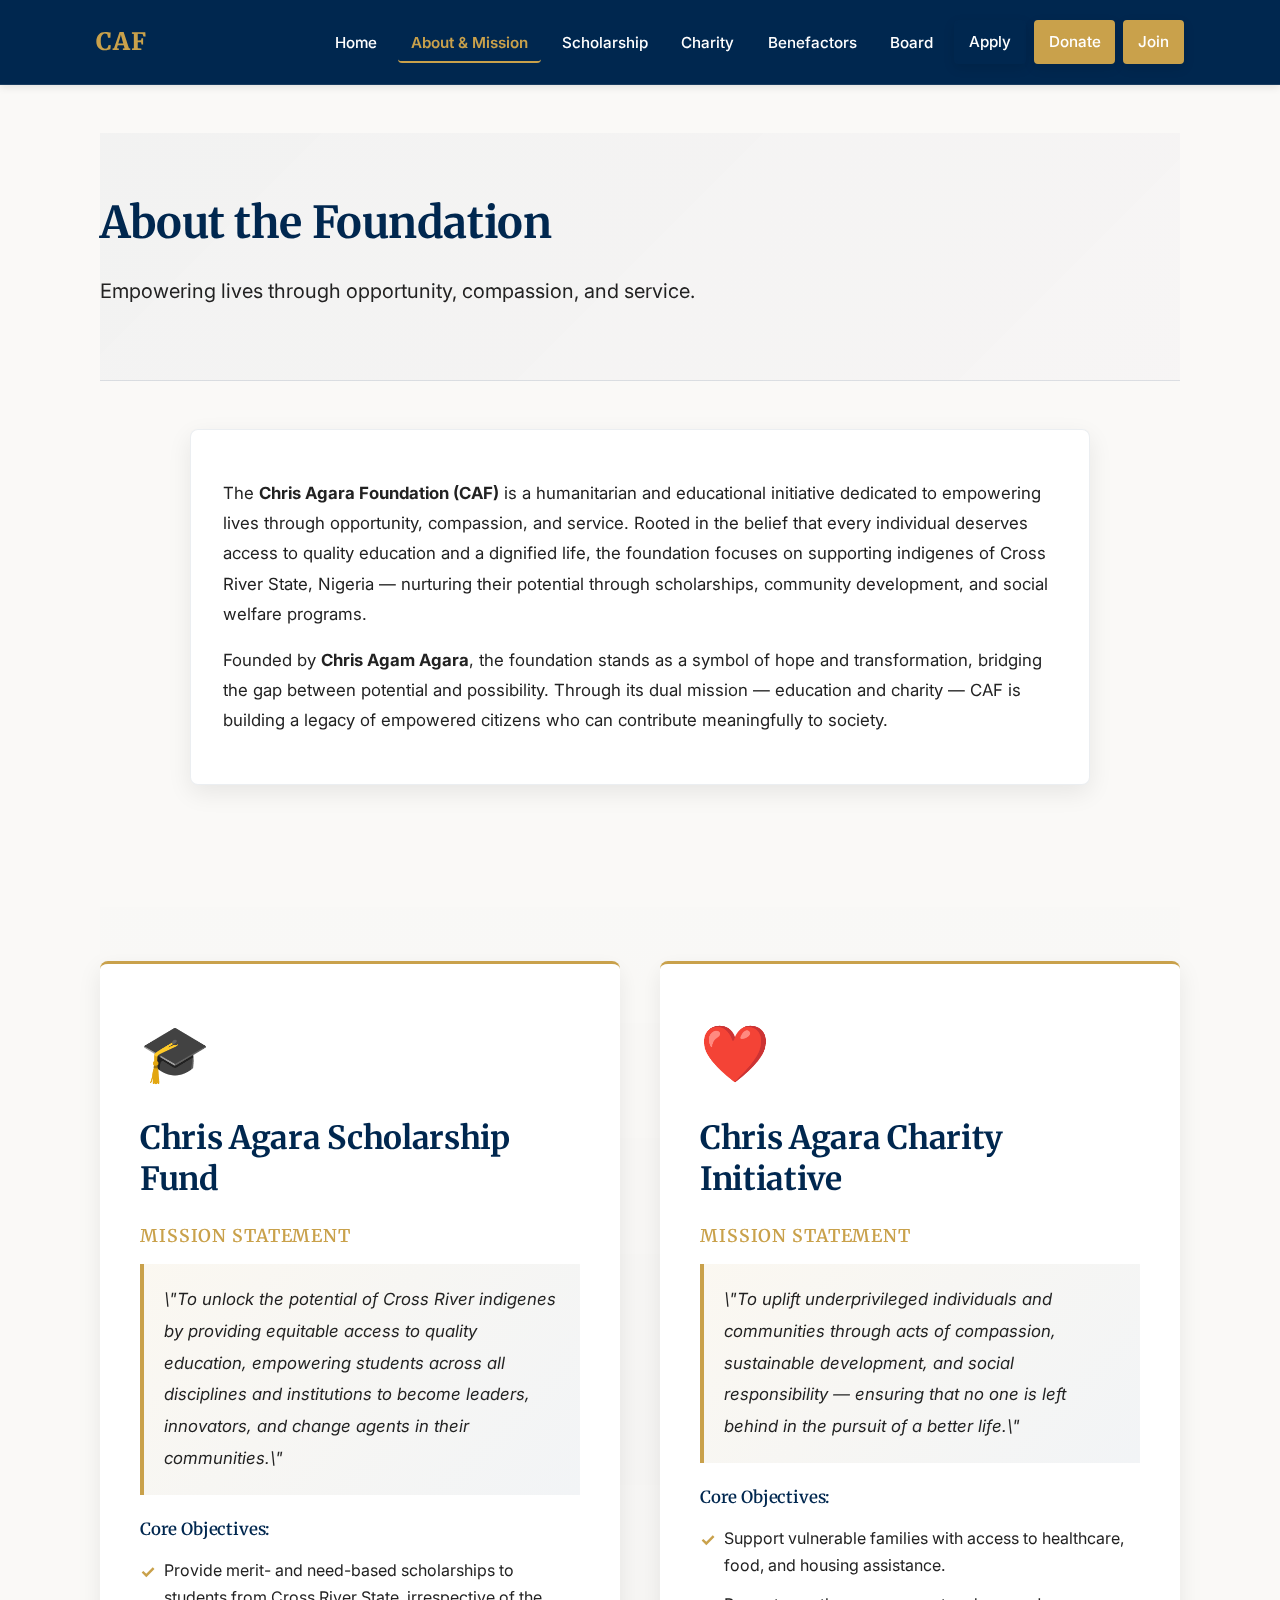
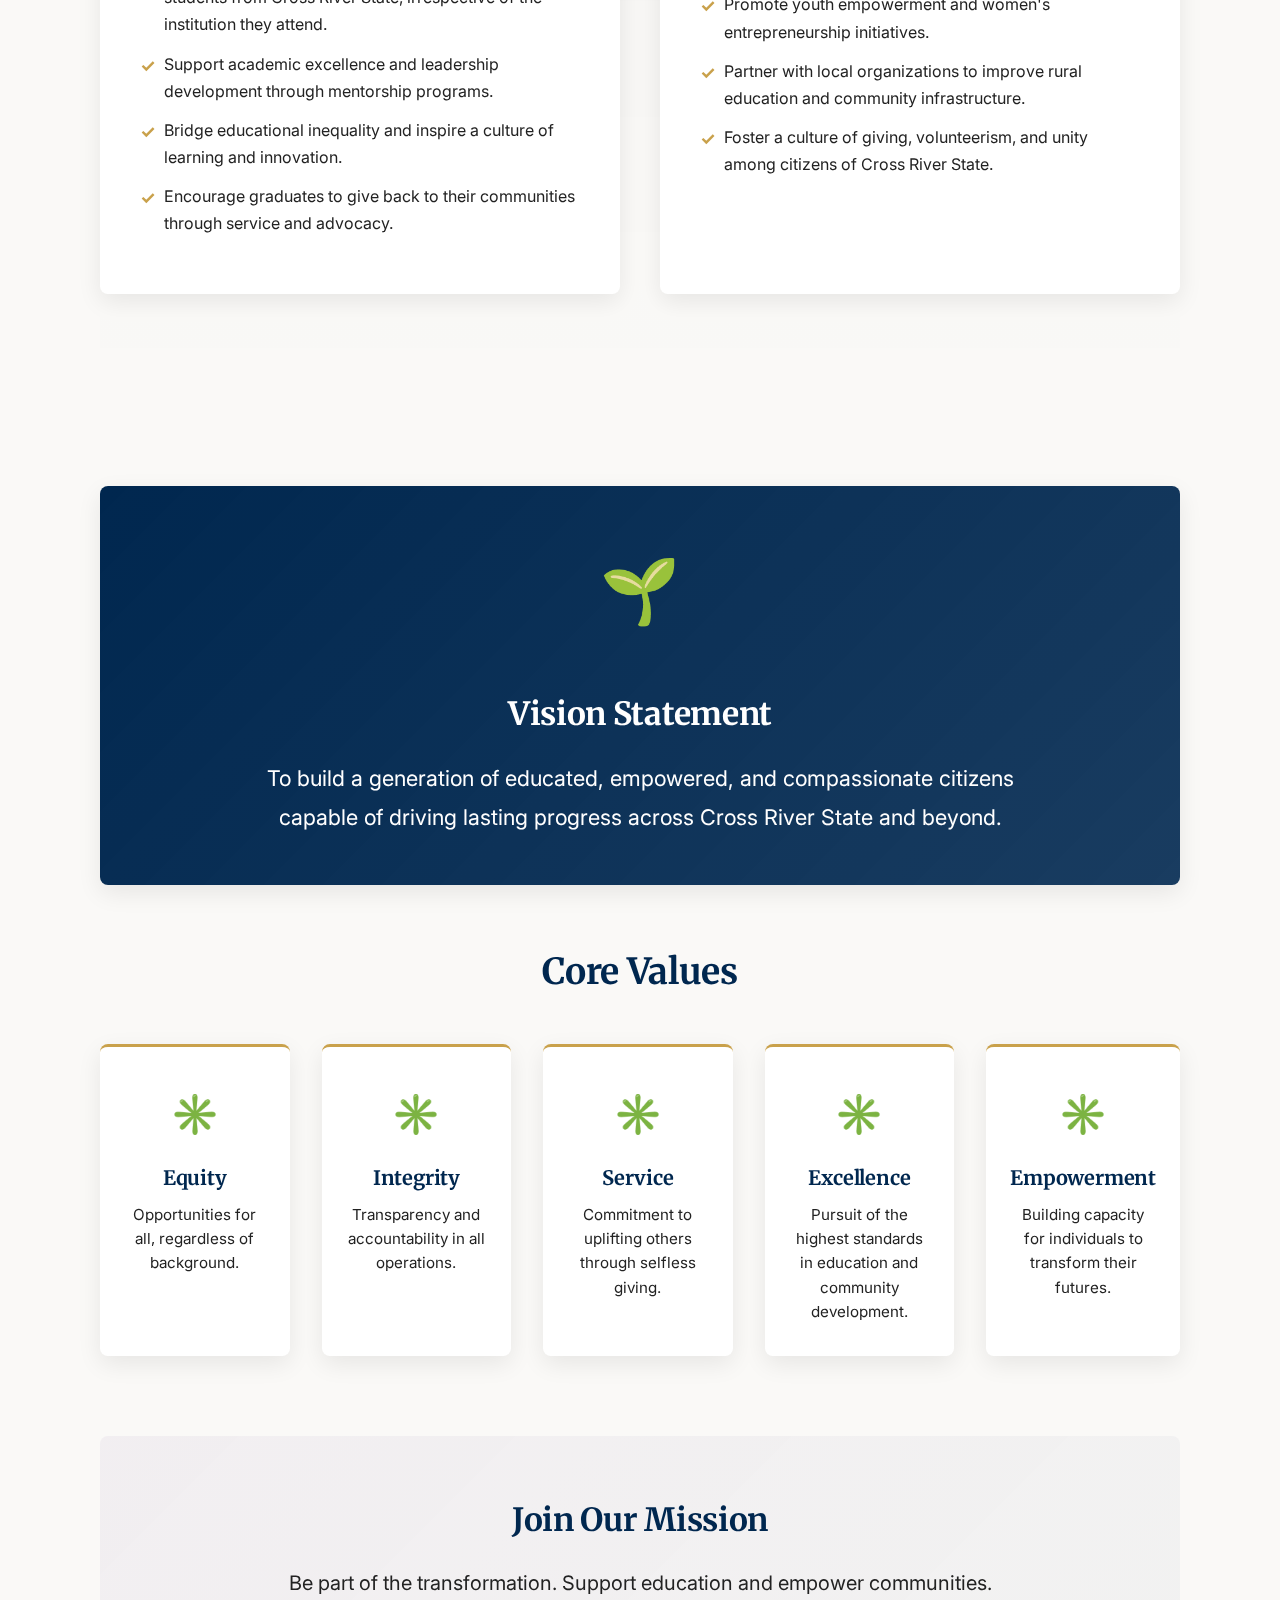
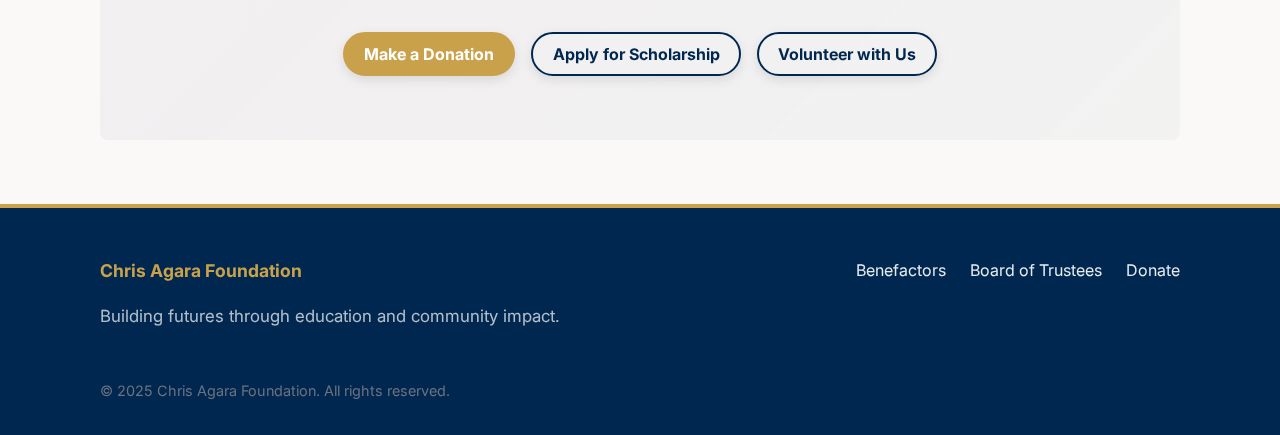
<file: about.html>
<!DOCTYPE html>
<html lang="en">
<head>
    <meta charset="utf-8" />
    <meta name="viewport" content="width=device-width, initial-scale=1" />
    <title>About & Mission | Chris Agara Foundation</title>
    <meta name="description" content="Learn about the Chris Agara Foundation's mission to empower lives through education and charity in Cross River State, Nigeria." />
    <link href="https://fonts.googleapis.com/css2?family=Merriweather:wght@400;700&family=Inter:wght@400;600;700&display=swap" rel="stylesheet" />
    <link rel="stylesheet" href="styles.css" />
</head>
<body>
    <!-- Page transition overlay -->
    <div class="page-transition-overlay"></div>
    
    <div class="bg-slideshow">
        <div class="slide"></div>
        <div class="slide"></div>
        <div class="slide"></div>
    </div>
    <a class="skip-link" href="#main">Skip to content</a>

    <!-- Mobile menu overlay -->
    <div class="mobile-menu-overlay"></div>
    
    <header class="site-header">
        <div class="container">
            <div class="brand">
                <a href="index.html" class="logo" aria-label="Home">CAF</a>
            </div>
            <button class="mobile-menu-toggle" aria-label="Toggle navigation menu" aria-expanded="false">
                <span>☰</span>
            </button>
            <nav class="site-nav" aria-label="Primary">
                <ul>
                    <li><a href="index.html">Home</a></li>
                    <li><a href="about.html" aria-current="page">About & Mission</a></li>
                    <li><a href="scholarship.html">Scholarship</a></li>
                    <li><a href="charity.html">Charity</a></li>
                    <li><a href="benefactors.html">Benefactors</a></li>
                    <li><a href="board.html">Board</a></li>
                    <li><a class="btn btn-secondary" href="apply.html">Apply</a></li>
                    <li><a class="btn btn-primary" href="donate.html">Donate</a></li>
                    <li><a class="btn btn-primary" href="join.html">Join</a></li>
                </ul>
            </nav>
        </div>
    </header>

    <main id="main" class="container">
        <section class="page-hero">
            <h1>About the Foundation</h1>
            <p class="lead">Empowering lives through opportunity, compassion, and service.</p>
        </section>

        <section class="mission-intro">
            <div class="card">
                <p>The <strong>Chris Agara Foundation (CAF)</strong> is a humanitarian and educational initiative dedicated to empowering lives through opportunity, compassion, and service. Rooted in the belief that every individual deserves access to quality education and a dignified life, the foundation focuses on supporting indigenes of Cross River State, Nigeria — nurturing their potential through scholarships, community development, and social welfare programs.</p>
                <p>Founded by <strong>Chris Agam Agara</strong>, the foundation stands as a symbol of hope and transformation, bridging the gap between potential and possibility. Through its dual mission — education and charity — CAF is building a legacy of empowered citizens who can contribute meaningfully to society.</p>
            </div>
        </section>

        <section class="mission-sections">
            <div class="split">
                <article class="mission-card">
                    <div class="mission-icon">🎓</div>
                    <h2>Chris Agara Scholarship Fund</h2>
                    <h3>Mission Statement</h3>
                    <p class="mission-statement">\"To unlock the potential of Cross River indigenes by providing equitable access to quality education, empowering students across all disciplines and institutions to become leaders, innovators, and change agents in their communities.\"</p>
                    
                    <h4>Core Objectives:</h4>
                    <ul class="check-list">
                        <li>Provide merit- and need-based scholarships to students from Cross River State, irrespective of the institution they attend.</li>
                        <li>Support academic excellence and leadership development through mentorship programs.</li>
                        <li>Bridge educational inequality and inspire a culture of learning and innovation.</li>
                        <li>Encourage graduates to give back to their communities through service and advocacy.</li>
                    </ul>
                </article>

                <article class="mission-card">
                    <div class="mission-icon">❤️</div>
                    <h2>Chris Agara Charity Initiative</h2>
                    <h3>Mission Statement</h3>
                    <p class="mission-statement">\"To uplift underprivileged individuals and communities through acts of compassion, sustainable development, and social responsibility — ensuring that no one is left behind in the pursuit of a better life.\"</p>
                    
                    <h4>Core Objectives:</h4>
                    <ul class="check-list">
                        <li>Support vulnerable families with access to healthcare, food, and housing assistance.</li>
                        <li>Promote youth empowerment and women's entrepreneurship initiatives.</li>
                        <li>Partner with local organizations to improve rural education and community infrastructure.</li>
                        <li>Foster a culture of giving, volunteerism, and unity among citizens of Cross River State.</li>
                    </ul>
                </article>
            </div>
        </section>

        <section class="vision-values">
            <div class="vision-card">
                <div class="vision-icon">🌱</div>
                <h2>Vision Statement</h2>
                <p class="vision-text">To build a generation of educated, empowered, and compassionate citizens capable of driving lasting progress across Cross River State and beyond.</p>
            </div>

            <div class="values-section">
                <h2>Core Values</h2>
                <div class="values-grid">
                    <div class="value-card">
                        <div class="value-icon">✳️</div>
                        <h3>Equity</h3>
                        <p>Opportunities for all, regardless of background.</p>
                    </div>
                    <div class="value-card">
                        <div class="value-icon">✳️</div>
                        <h3>Integrity</h3>
                        <p>Transparency and accountability in all operations.</p>
                    </div>
                    <div class="value-card">
                        <div class="value-icon">✳️</div>
                        <h3>Service</h3>
                        <p>Commitment to uplifting others through selfless giving.</p>
                    </div>
                    <div class="value-card">
                        <div class="value-icon">✳️</div>
                        <h3>Excellence</h3>
                        <p>Pursuit of the highest standards in education and community development.</p>
                    </div>
                    <div class="value-card">
                        <div class="value-icon">✳️</div>
                        <h3>Empowerment</h3>
                        <p>Building capacity for individuals to transform their futures.</p>
                    </div>
                </div>
            </div>
        </section>

        <section class="cta-section" style="text-align:center;margin:4rem 0">
            <h2>Join Our Mission</h2>
            <p class="lead">Be part of the transformation. Support education and empower communities.</p>
            <div class="cta-row" style="justify-content:center">
                <a class="btn btn-primary" href="donate.html">Make a Donation</a>
                <a class="btn btn-secondary" href="apply.html">Apply for Scholarship</a>
                <a class="btn btn-secondary" href="join.html">Volunteer with Us</a>
            </div>
        </section>
    </main>

    <footer class="site-footer">
        <div class="container footer-grid">
            <div>
                <strong>Chris Agara Foundation</strong>
                <p class="muted">Building futures through education and community impact.</p>
            </div>
            <nav aria-label="Footer">
                <ul class="footer-links">
                    <li><a href="benefactors.html">Benefactors</a></li>
                    <li><a href="board.html">Board of Trustees</a></li>
                    <li><a href="donate.html">Donate</a></li>
                </ul>
            </nav>
        </div>
        <div class="container tiny">© 2025 Chris Agara Foundation. All rights reserved.</div>
    </footer>
    <script>
    // Sticky header scroll effect
    window.addEventListener('scroll', function() {
        const header = document.querySelector('.site-header');
        if (header) {
            if (window.scrollY > 50) {
                header.classList.add('scrolled');
            } else {
                header.classList.remove('scrolled');
            }
        }
    });

    // Mobile menu toggle
    (function() {
        const menuToggle = document.querySelector('.mobile-menu-toggle');
        const siteNav = document.querySelector('.site-nav');
        const menuOverlay = document.querySelector('.mobile-menu-overlay');
        const body = document.body;
        
        function toggleMenu() {
            const isOpen = siteNav.classList.contains('active');
            if (isOpen) {
                siteNav.classList.remove('active');
                menuOverlay.classList.remove('active');
                menuToggle.setAttribute('aria-expanded', 'false');
                body.style.overflow = '';
            } else {
                siteNav.classList.add('active');
                menuOverlay.classList.add('active');
                menuToggle.setAttribute('aria-expanded', 'true');
                body.style.overflow = 'hidden';
            }
        }
        
        if (menuToggle) menuToggle.addEventListener('click', toggleMenu);
        if (menuOverlay) menuOverlay.addEventListener('click', toggleMenu);
        
        const navLinks = siteNav.querySelectorAll('a');
        navLinks.forEach(link => {
            link.addEventListener('click', function() {
                if (window.innerWidth <= 968) toggleMenu();
            });
        });
        
        window.addEventListener('resize', function() {
            if (window.innerWidth > 968 && siteNav.classList.contains('active')) toggleMenu();
        });
    })();

    // Page transition animations
    (function() {
        const overlay = document.querySelector('.page-transition-overlay');
        
        // Handle all internal link clicks
        document.addEventListener('click', function(e) {
            let link = e.target.closest('a');
            if (!link) return;
            
            const href = link.getAttribute('href');
            
            // Check if it's an internal link
            if (!href || 
                href.startsWith('#') || 
                href.startsWith('http://') || 
                href.startsWith('https://') ||
                href.startsWith('mailto:') ||
                href.startsWith('tel:') ||
                link.target === '_blank') {
                return;
            }
            
            // Prevent default and animate
            e.preventDefault();
            overlay.classList.add('active');
            
            setTimeout(function() {
                window.location.href = href;
            }, 400);
        });
        
        // Handle back/forward button
        window.addEventListener('pageshow', function(event) {
            if (event.persisted) {
                overlay.classList.remove('active');
            }
        });
    })();
    </script>
</body>
</html>
</file>
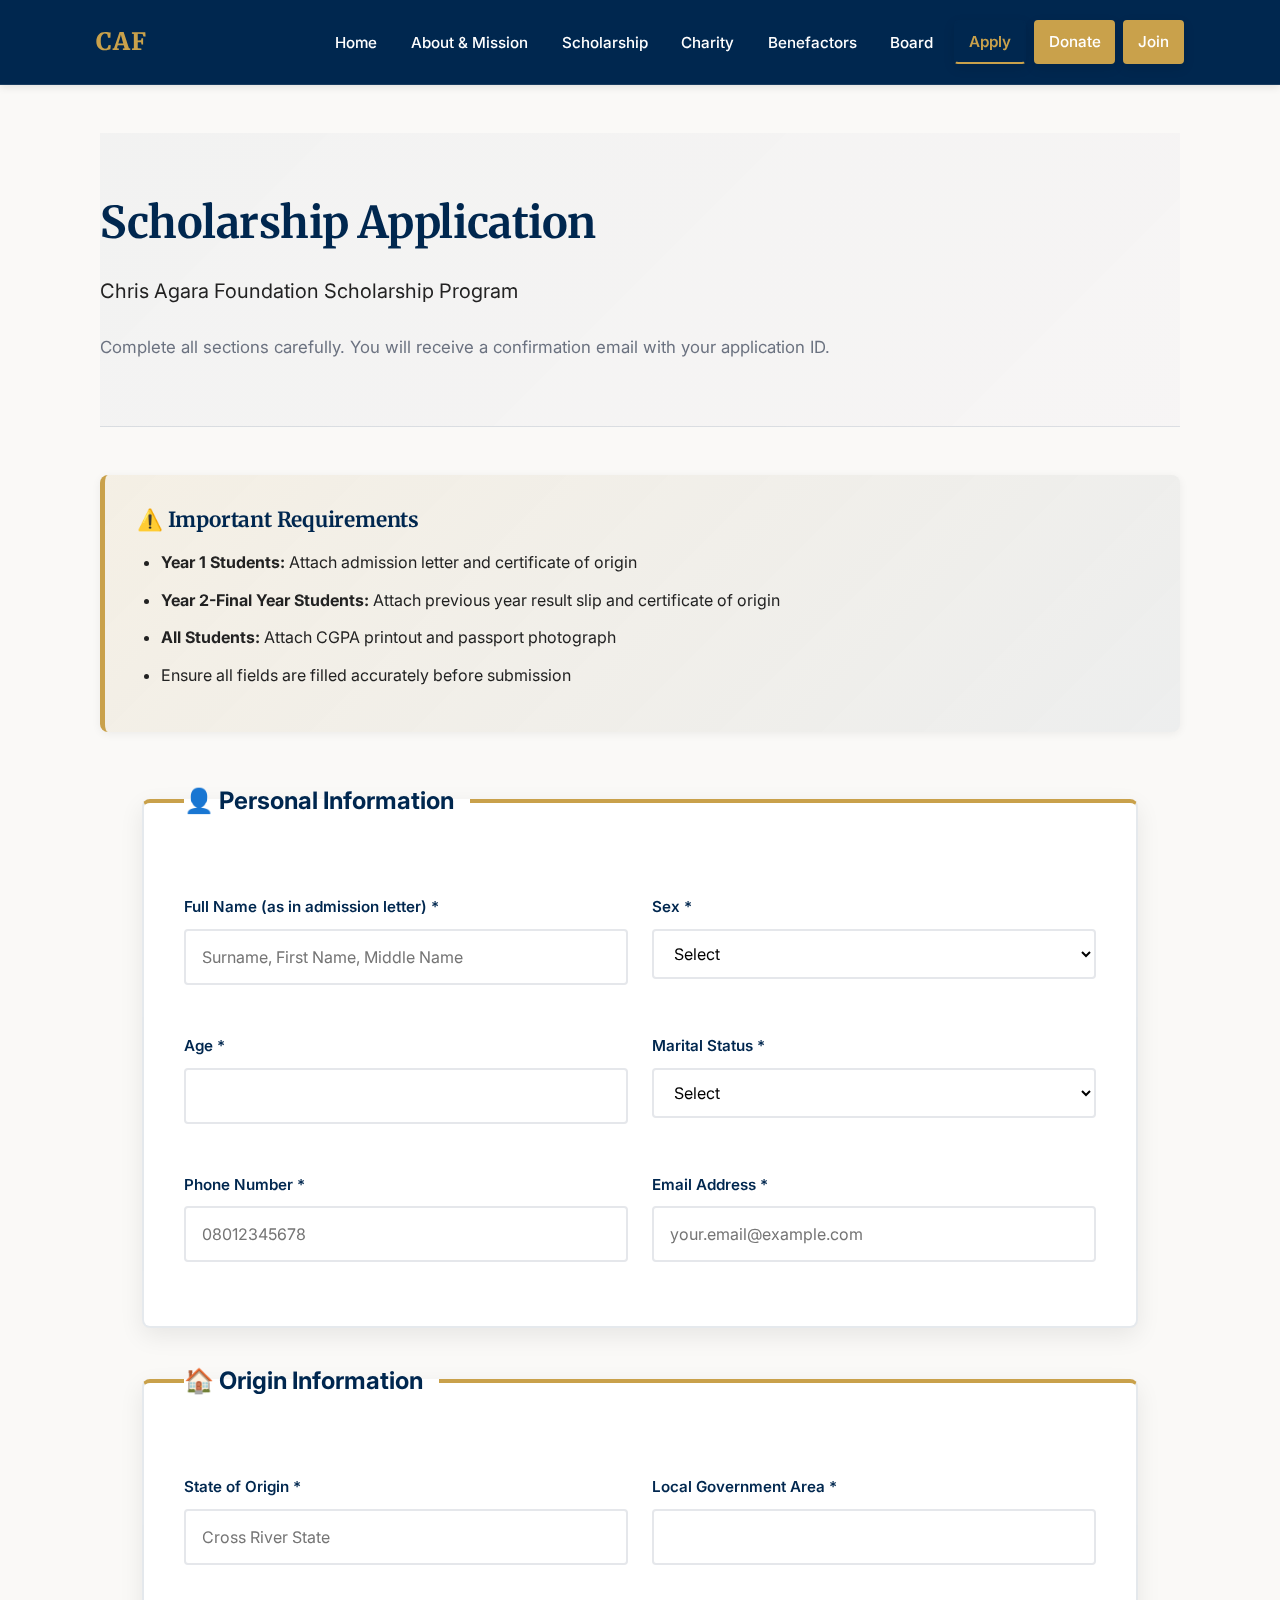
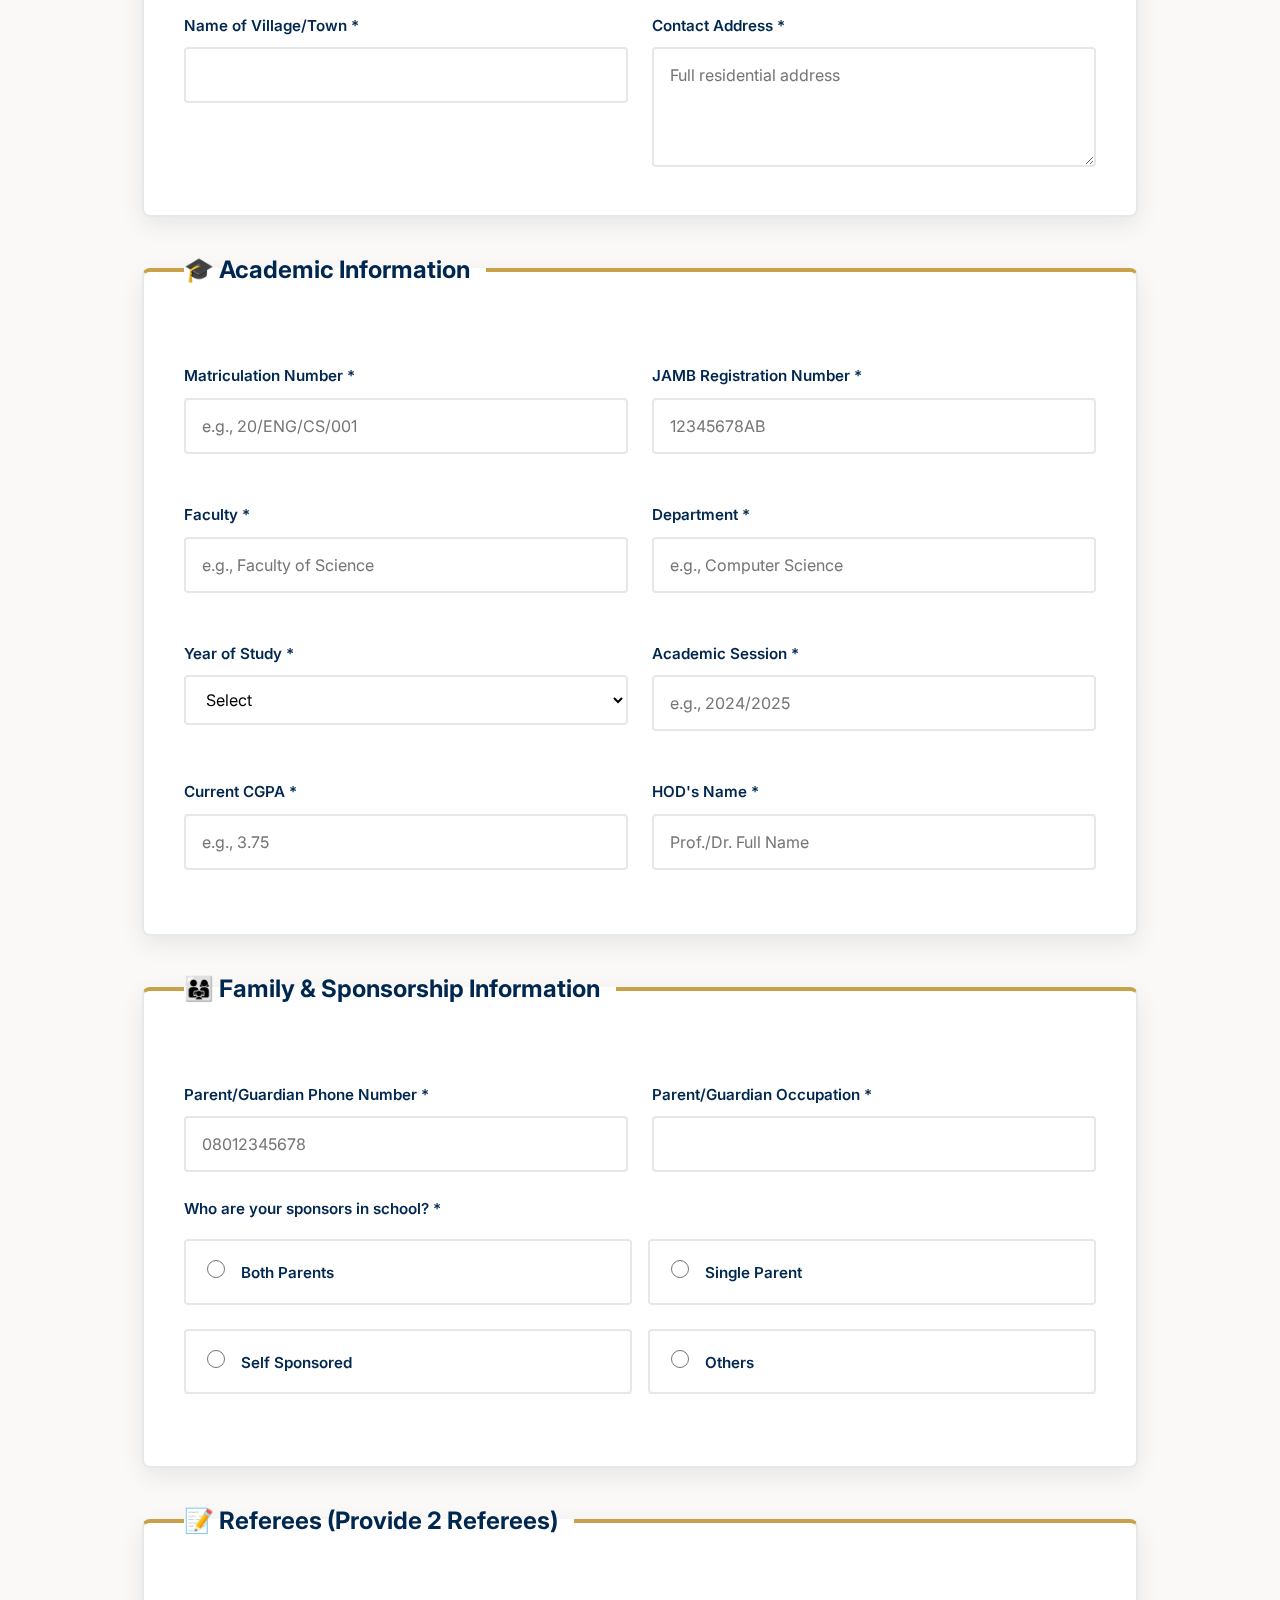
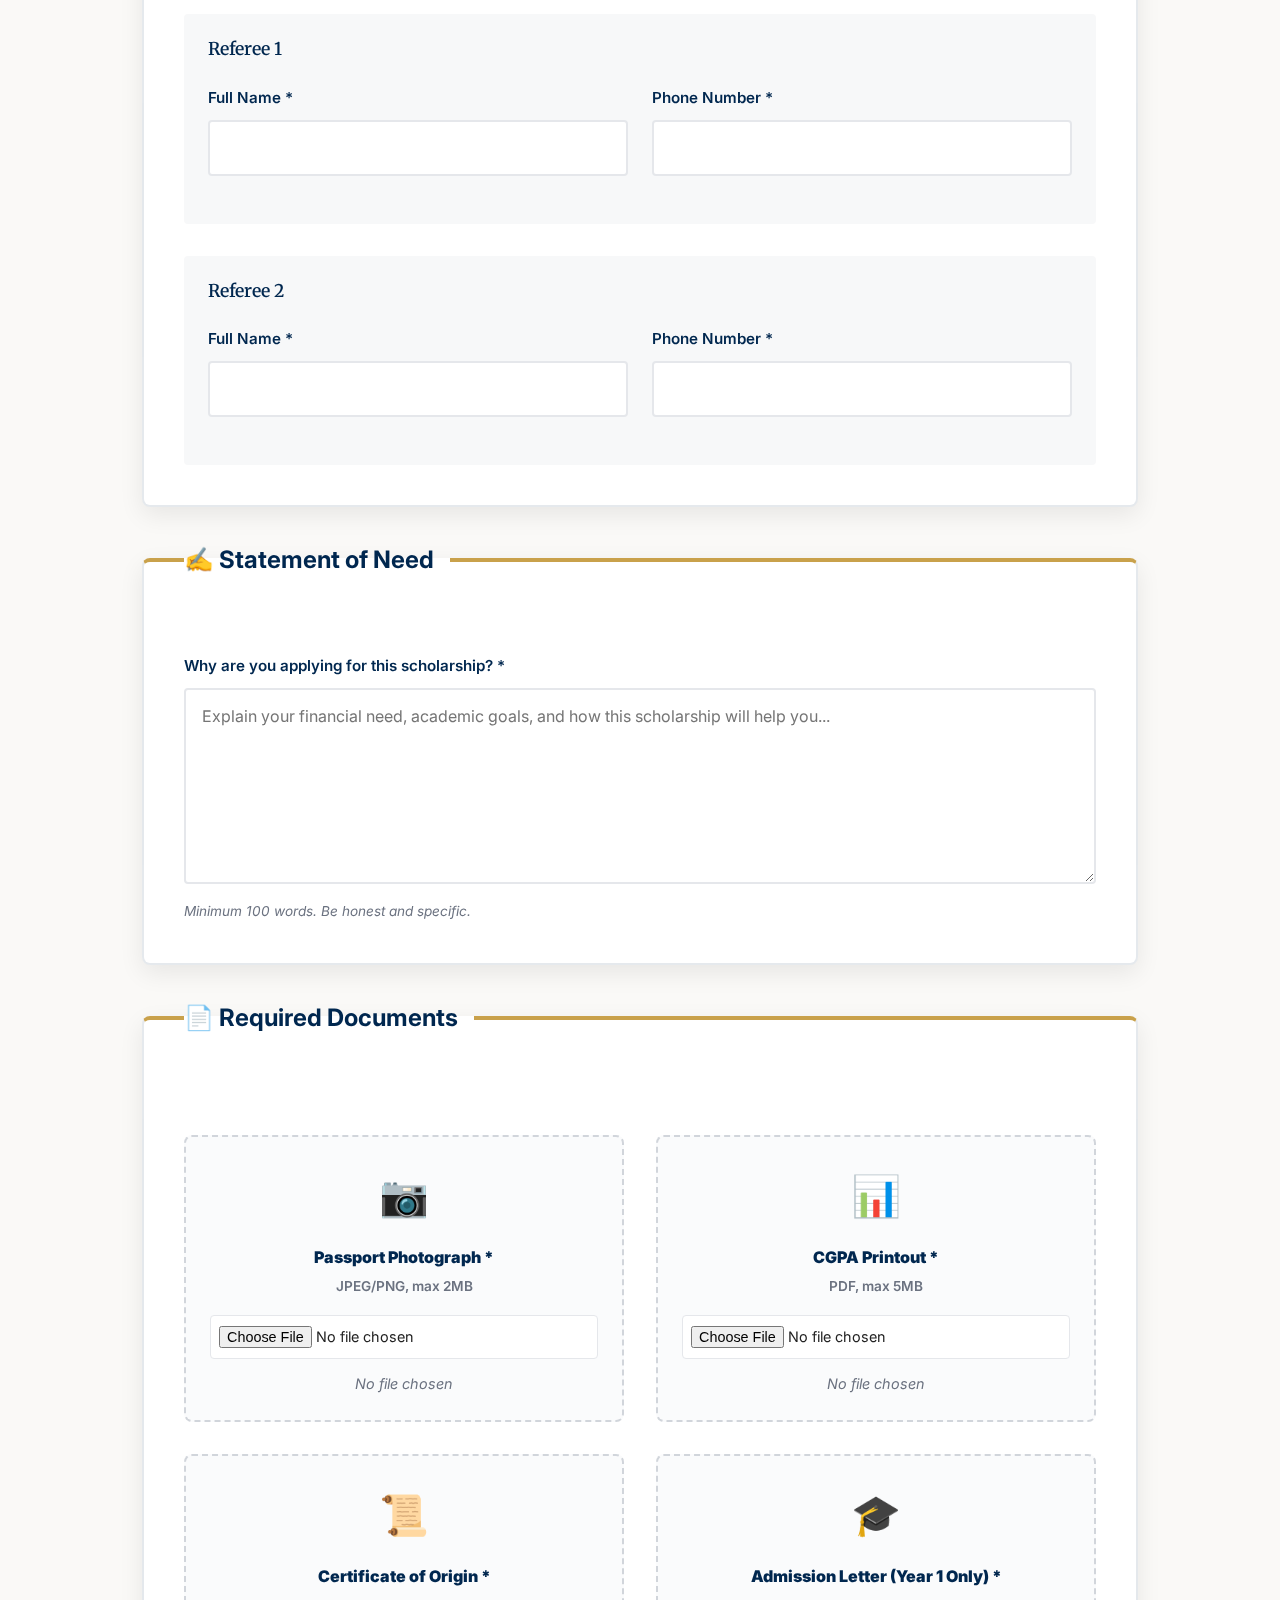
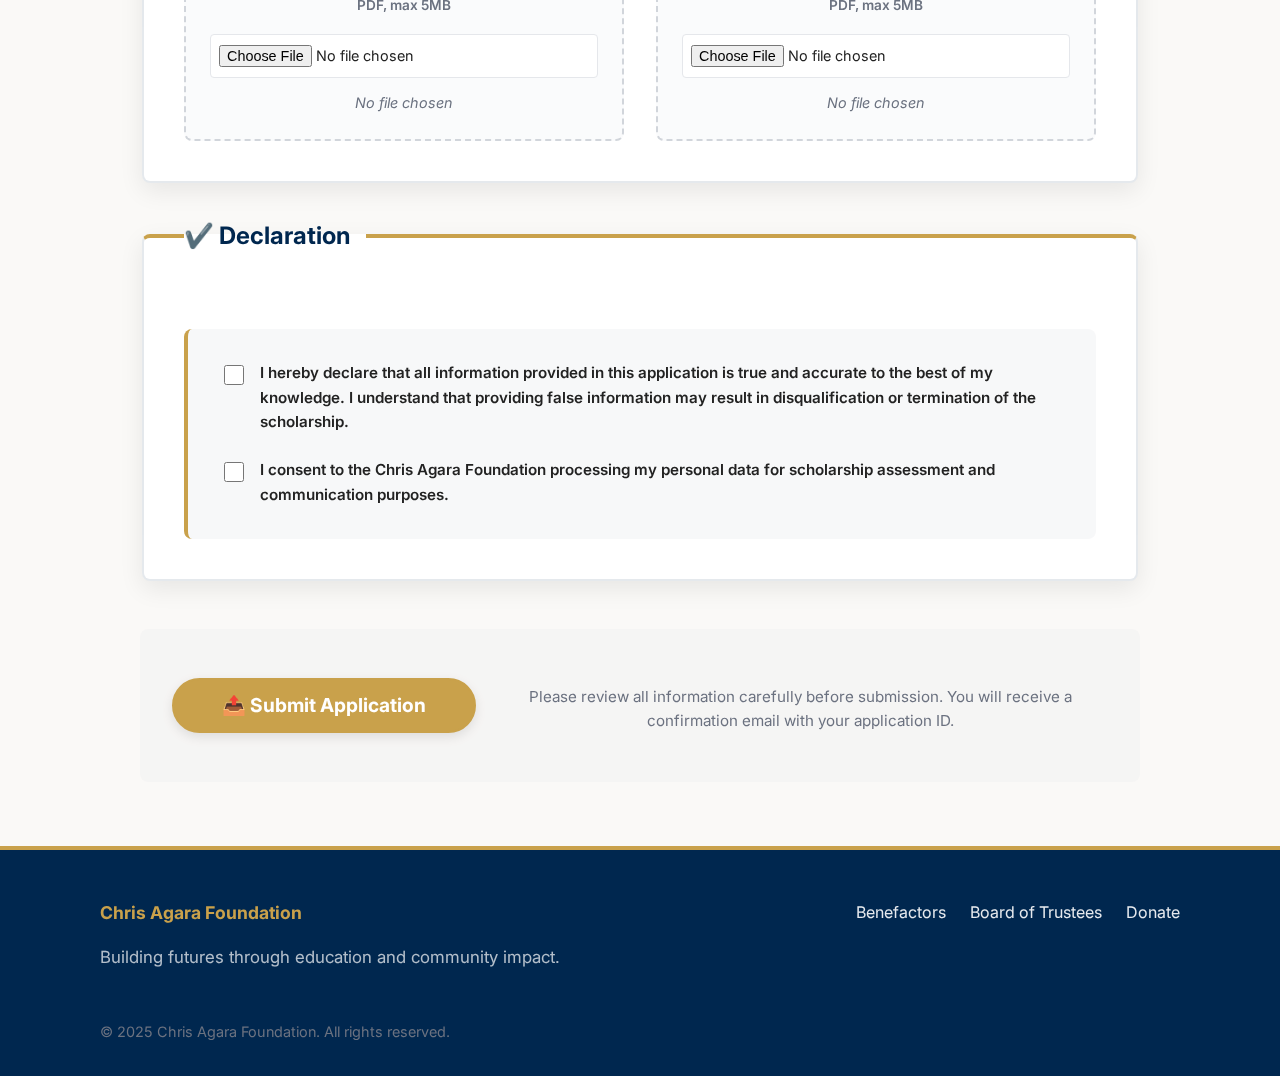
<file: apply.html>
<!DOCTYPE html>
<html lang="en">
<head>
    <meta charset="utf-8" />
    <meta name="viewport" content="width=device-width, initial-scale=1" />
    <title>Apply | Chris Agara Foundation Scholarship</title>
    <link href="https://fonts.googleapis.com/css2?family=Merriweather:wght@400;700&family=Inter:wght@400;600;700&display=swap" rel="stylesheet" />
    <link rel="stylesheet" href="styles.css" />
</head>
<body>
    <!-- Page transition overlay -->
    <div class="page-transition-overlay"></div>
    
    <div class="bg-slideshow">
        <div class="slide"></div>
        <div class="slide"></div>
        <div class="slide"></div>
    </div>
    <a class="skip-link" href="#main">Skip to content</a>
    <div class="mobile-menu-overlay"></div>
    <header class="site-header">
        <div class="container">
            <div class="brand">
                <a href="index.html" class="logo" aria-label="Home">CAF</a>
            </div>
            <button class="mobile-menu-toggle" aria-label="Toggle navigation menu" aria-expanded="false"><span>☰</span></button>
            <nav class="site-nav" aria-label="Primary">
                <ul>
                    <li><a href="index.html">Home</a></li>
                    <li><a href="about.html">About & Mission</a></li>
                    <li><a href="scholarship.html">Scholarship</a></li>
                    <li><a href="charity.html">Charity</a></li>
                    <li><a href="benefactors.html">Benefactors</a></li>
                    <li><a href="board.html">Board</a></li>
                    <li><a class="btn btn-secondary" href="apply.html" aria-current="page">Apply</a></li>
                    <li><a class="btn btn-primary" href="donate.html">Donate</a></li>
                    <li><a class="btn btn-primary" href="join.html">Join</a></li>
                </ul>
            </nav>
        </div>
    </header>

    <main id="main" class="container">
        <section class="page-hero">
            <h1>Scholarship Application</h1>
            <p class="lead">Chris Agara Foundation Scholarship Program</p>
            <p class="muted">Complete all sections carefully. You will receive a confirmation email with your application ID.</p>
        </section>

        <!-- Important Notice -->
        <section class="application-notice">
            <div class="notice-card">
                <h3>⚠️ Important Requirements</h3>
                <ul>
                    <li><strong>Year 1 Students:</strong> Attach admission letter and certificate of origin</li>
                    <li><strong>Year 2-Final Year Students:</strong> Attach previous year result slip and certificate of origin</li>
                    <li><strong>All Students:</strong> Attach CGPA printout and passport photograph</li>
                    <li>Ensure all fields are filled accurately before submission</li>
                </ul>
            </div>
        </section>

        <form class="application-form" id="scholarshipForm" action="/api/apply" method="POST" enctype="multipart/form-data" novalidate>
            <!-- Section 1: Personal Information -->
            <fieldset class="form-section">
                <legend>👤 Personal Information</legend>
                <div class="form-grid-2">
                    <div class="form-group">
                        <label for="fullName">Full Name (as in admission letter) *</label>
                        <input id="fullName" name="fullName" type="text" required placeholder="Surname, First Name, Middle Name" />
                    </div>

                    <div class="form-group">
                        <label for="sex">Sex *</label>
                        <select id="sex" name="sex" required>
                            <option value="">Select</option>
                            <option value="male">Male</option>
                            <option value="female">Female</option>
                        </select>
                    </div>

                    <div class="form-group">
                        <label for="age">Age *</label>
                        <input id="age" name="age" type="number" required min="15" max="50" />
                    </div>

                    <div class="form-group">
                        <label for="maritalStatus">Marital Status *</label>
                        <select id="maritalStatus" name="maritalStatus" required>
                            <option value="">Select</option>
                            <option value="single">Single</option>
                            <option value="married">Married</option>
                        </select>
                    </div>

                    <div class="form-group">
                        <label for="phone">Phone Number *</label>
                        <input id="phone" name="phone" type="tel" required placeholder="08012345678" />
                    </div>

                    <div class="form-group">
                        <label for="email">Email Address *</label>
                        <input id="email" name="email" type="email" required placeholder="your.email@example.com" />
                    </div>
                </div>
            </fieldset>

            <!-- Section 2: Origin Information -->
            <fieldset class="form-section">
                <legend>🏠 Origin Information</legend>
                <div class="form-grid-2">
                    <div class="form-group">
                        <label for="stateOfOrigin">State of Origin *</label>
                        <input id="stateOfOrigin" name="stateOfOrigin" type="text" required placeholder="Cross River State" />
                    </div>

                    <div class="form-group">
                        <label for="lga">Local Government Area *</label>
                        <input id="lga" name="lga" type="text" required />
                    </div>

                    <div class="form-group">
                        <label for="village">Name of Village/Town *</label>
                        <input id="village" name="village" type="text" required />
                    </div>

                    <div class="form-group">
                        <label for="contactAddress">Contact Address *</label>
                        <textarea id="contactAddress" name="contactAddress" rows="3" required placeholder="Full residential address"></textarea>
                    </div>
                </div>
            </fieldset>

            <!-- Section 3: Academic Information -->
            <fieldset class="form-section">
                <legend>🎓 Academic Information</legend>
                <div class="form-grid-2">
                    <div class="form-group">
                        <label for="matricNumber">Matriculation Number *</label>
                        <input id="matricNumber" name="matricNumber" type="text" required placeholder="e.g., 20/ENG/CS/001" />
                    </div>

                    <div class="form-group">
                        <label for="jambNumber">JAMB Registration Number *</label>
                        <input id="jambNumber" name="jambNumber" type="text" required placeholder="12345678AB" />
                    </div>

                    <div class="form-group">
                        <label for="faculty">Faculty *</label>
                        <input id="faculty" name="faculty" type="text" required placeholder="e.g., Faculty of Science" />
                    </div>

                    <div class="form-group">
                        <label for="department">Department *</label>
                        <input id="department" name="department" type="text" required placeholder="e.g., Computer Science" />
                    </div>

                    <div class="form-group">
                        <label for="yearOfStudy">Year of Study *</label>
                        <select id="yearOfStudy" name="yearOfStudy" required>
                            <option value="">Select</option>
                            <option value="1">Year 1</option>
                            <option value="2">Year 2</option>
                            <option value="3">Year 3</option>
                            <option value="4">Year 4</option>
                            <option value="5">Year 5</option>
                            <option value="6">Year 6</option>
                        </select>
                    </div>

                    <div class="form-group">
                        <label for="academicSession">Academic Session *</label>
                        <input id="academicSession" name="academicSession" type="text" required placeholder="e.g., 2024/2025" />
                    </div>

                    <div class="form-group">
                        <label for="cgpa">Current CGPA *</label>
                        <input id="cgpa" name="cgpa" type="text" required placeholder="e.g., 3.75" />
                    </div>

                    <div class="form-group">
                        <label for="hodName">HOD's Name *</label>
                        <input id="hodName" name="hodName" type="text" required placeholder="Prof./Dr. Full Name" />
                    </div>
                </div>
            </fieldset>

            <!-- Section 4: Family & Sponsorship -->
            <fieldset class="form-section">
                <legend>👨‍👩‍👧 Family & Sponsorship Information</legend>
                <div class="form-grid-2">
                    <div class="form-group">
                        <label for="parentPhone">Parent/Guardian Phone Number *</label>
                        <input id="parentPhone" name="parentPhone" type="tel" required placeholder="08012345678" />
                    </div>

                    <div class="form-group">
                        <label for="parentOccupation">Parent/Guardian Occupation *</label>
                        <input id="parentOccupation" name="parentOccupation" type="text" required />
                    </div>
                </div>

                <div class="form-group">
                    <label>Who are your sponsors in school? *</label>
                    <div class="sponsor-options">
                        <label class="radio-option">
                            <input type="radio" name="sponsor" value="both-parents" required />
                            <span>Both Parents</span>
                        </label>
                        <label class="radio-option">
                            <input type="radio" name="sponsor" value="single-parent" required />
                            <span>Single Parent</span>
                        </label>
                        <label class="radio-option">
                            <input type="radio" name="sponsor" value="self-sponsored" required />
                            <span>Self Sponsored</span>
                        </label>
                        <label class="radio-option">
                            <input type="radio" name="sponsor" value="others" required />
                            <span>Others</span>
                        </label>
                    </div>
                </div>

                <div class="form-group" id="otherSponsorField" style="display:none">
                    <label for="otherSponsor">Please specify other sponsor</label>
                    <input id="otherSponsor" name="otherSponsor" type="text" />
                </div>
            </fieldset>

            <!-- Section 5: Referees -->
            <fieldset class="form-section">
                <legend>📝 Referees (Provide 2 Referees)</legend>
                
                <div class="referee-section">
                    <h4>Referee 1</h4>
                    <div class="form-grid-2">
                        <div class="form-group">
                            <label for="referee1Name">Full Name *</label>
                            <input id="referee1Name" name="referee1Name" type="text" required />
                        </div>
                        <div class="form-group">
                            <label for="referee1Phone">Phone Number *</label>
                            <input id="referee1Phone" name="referee1Phone" type="tel" required />
                        </div>
                    </div>
                </div>

                <div class="referee-section">
                    <h4>Referee 2</h4>
                    <div class="form-grid-2">
                        <div class="form-group">
                            <label for="referee2Name">Full Name *</label>
                            <input id="referee2Name" name="referee2Name" type="text" required />
                        </div>
                        <div class="form-group">
                            <label for="referee2Phone">Phone Number *</label>
                            <input id="referee2Phone" name="referee2Phone" type="tel" required />
                        </div>
                    </div>
                </div>
            </fieldset>

            <!-- Section 6: Reason for Application -->
            <fieldset class="form-section">
                <legend>✍️ Statement of Need</legend>
                <div class="form-group">
                    <label for="reasonForApplication">Why are you applying for this scholarship? *</label>
                    <textarea id="reasonForApplication" name="reasonForApplication" rows="6" required placeholder="Explain your financial need, academic goals, and how this scholarship will help you..."></textarea>
                    <small class="form-hint">Minimum 100 words. Be honest and specific.</small>
                </div>
            </fieldset>

            <!-- Section 7: Document Uploads -->
            <fieldset class="form-section">
                <legend>📄 Required Documents</legend>
                
                <div class="upload-grid">
                    <div class="upload-item">
                        <label for="passportPhoto">
                            <span class="upload-icon">📷</span>
                            <strong>Passport Photograph *</strong>
                            <small>JPEG/PNG, max 2MB</small>
                        </label>
                        <input id="passportPhoto" name="passportPhoto" type="file" accept="image/jpeg,image/png" required />
                        <span class="file-name" id="passportPhotoName">No file chosen</span>
                    </div>

                    <div class="upload-item">
                        <label for="cgpaPrintout">
                            <span class="upload-icon">📊</span>
                            <strong>CGPA Printout *</strong>
                            <small>PDF, max 5MB</small>
                        </label>
                        <input id="cgpaPrintout" name="cgpaPrintout" type="file" accept="application/pdf" required />
                        <span class="file-name" id="cgpaPrintoutName">No file chosen</span>
                    </div>

                    <div class="upload-item">
                        <label for="certificateOfOrigin">
                            <span class="upload-icon">📜</span>
                            <strong>Certificate of Origin *</strong>
                            <small>PDF, max 5MB</small>
                        </label>
                        <input id="certificateOfOrigin" name="certificateOfOrigin" type="file" accept="application/pdf" required />
                        <span class="file-name" id="certificateOfOriginName">No file chosen</span>
                    </div>

                    <div class="upload-item" id="year1DocsGroup">
                        <label for="admissionLetter">
                            <span class="upload-icon">🎓</span>
                            <strong>Admission Letter (Year 1 Only) *</strong>
                            <small>PDF, max 5MB</small>
                        </label>
                        <input id="admissionLetter" name="admissionLetter" type="file" accept="application/pdf" />
                        <span class="file-name" id="admissionLetterName">No file chosen</span>
                    </div>

                    <div class="upload-item" id="year2PlusDocsGroup" style="display:none">
                        <label for="previousResults">
                            <span class="upload-icon">📊</span>
                            <strong>Previous Year Result Slip (Year 2+) *</strong>
                            <small>PDF, max 5MB</small>
                        </label>
                        <input id="previousResults" name="previousResults" type="file" accept="application/pdf" />
                        <span class="file-name" id="previousResultsName">No file chosen</span>
                    </div>
                </div>
            </fieldset>

            <!-- Section 8: Declaration -->
            <fieldset class="form-section">
                <legend>✔️ Declaration</legend>
                <div class="declaration-box">
                    <label class="checkbox-large">
                        <input type="checkbox" name="terms" id="termsCheckbox" required />
                        <span>I hereby declare that all information provided in this application is true and accurate to the best of my knowledge. I understand that providing false information may result in disqualification or termination of the scholarship.</span>
                    </label>
                    <label class="checkbox-large">
                        <input type="checkbox" name="consent" id="consentCheckbox" required />
                        <span>I consent to the Chris Agara Foundation processing my personal data for scholarship assessment and communication purposes.</span>
                    </label>
                </div>
            </fieldset>

            <div class="form-actions">
                <button class="btn btn-primary btn-large" type="submit" id="submitBtn">
                    📤 Submit Application
                </button>
                <p class="form-footer-note">Please review all information carefully before submission. You will receive a confirmation email with your application ID.</p>
            </div>

            <div aria-live="polite" class="sr-only" id="formStatus"></div>
        </form>
    </main>

    <footer class="site-footer">
        <div class="container footer-grid">
            <div>
                <strong>Chris Agara Foundation</strong>
                <p class="muted">Building futures through education and community impact.</p>
            </div>
            <nav aria-label="Footer">
                <ul class="footer-links">
                    <li><a href="benefactors.html">Benefactors</a></li>
                    <li><a href="board.html">Board of Trustees</a></li>
                    <li><a href="donate.html">Donate</a></li>
                </ul>
            </nav>
        </div>
        <div class="container tiny">© 2025 Chris Agara Foundation. All rights reserved.</div>
    </footer>

    <script>
    // Year of study conditional logic
    const yearOfStudySelect = document.getElementById('yearOfStudy');
    const year1Docs = document.getElementById('year1DocsGroup');
    const year2PlusDocs = document.getElementById('year2PlusDocsGroup');
    const admissionLetterInput = document.getElementById('admissionLetter');
    const previousResultsInput = document.getElementById('previousResults');

    yearOfStudySelect.addEventListener('change', function() {
        const year = parseInt(this.value);
        
        if (year === 1) {
            year1Docs.style.display = 'block';
            year2PlusDocs.style.display = 'none';
            admissionLetterInput.required = true;
            previousResultsInput.required = false;
        } else if (year > 1) {
            year1Docs.style.display = 'none';
            year2PlusDocs.style.display = 'block';
            admissionLetterInput.required = false;
            previousResultsInput.required = true;
        } else {
            year1Docs.style.display = 'none';
            year2PlusDocs.style.display = 'none';
            admissionLetterInput.required = false;
            previousResultsInput.required = false;
        }
    });

    // Sponsor "Others" field logic
    const sponsorRadios = document.querySelectorAll('input[name="sponsor"]');
    const otherSponsorField = document.getElementById('otherSponsorField');
    const otherSponsorInput = document.getElementById('otherSponsor');

    sponsorRadios.forEach(radio => {
        radio.addEventListener('change', function() {
            if (this.value === 'others') {
                otherSponsorField.style.display = 'block';
                otherSponsorInput.required = true;
            } else {
                otherSponsorField.style.display = 'none';
                otherSponsorInput.required = false;
            }
        });
    });

    // File upload name display
    const fileInputs = [
        { input: 'passportPhoto', display: 'passportPhotoName' },
        { input: 'cgpaPrintout', display: 'cgpaPrintoutName' },
        { input: 'certificateOfOrigin', display: 'certificateOfOriginName' },
        { input: 'admissionLetter', display: 'admissionLetterName' },
        { input: 'previousResults', display: 'previousResultsName' }
    ];

    fileInputs.forEach(item => {
        const input = document.getElementById(item.input);
        const display = document.getElementById(item.display);
        
        if (input && display) {
            input.addEventListener('change', function() {
                if (this.files.length > 0) {
                    display.textContent = this.files[0].name;
                    display.classList.add('file-selected');
                } else {
                    display.textContent = 'No file chosen';
                    display.classList.remove('file-selected');
                }
            });
        }
    });

    // Form validation and submission
    const form = document.getElementById('scholarshipForm');
    const submitBtn = document.getElementById('submitBtn');
    const API_BASE_URL = 'https://api.chrisagarafoundation.org'; // Replace with your actual API URL

    form.addEventListener('submit', async function(e) {
        e.preventDefault();
        
        // Basic validation
        if (!form.checkValidity()) {
            form.reportValidity();
            return;
        }

        // Show loading state
        submitBtn.disabled = true;
        submitBtn.innerHTML = '<span class="spinner-small"></span> Submitting Application...';

        try {
            // Prepare FormData for file uploads
            const formData = new FormData();
            
            // Add all text fields
            formData.append('fullName', document.getElementById('fullName').value);
            formData.append('sex', document.getElementById('sex').value);
            formData.append('age', document.getElementById('age').value);
            formData.append('maritalStatus', document.getElementById('maritalStatus').value);
            formData.append('phone', document.getElementById('phone').value);
            formData.append('email', document.getElementById('email').value);
            formData.append('stateOfOrigin', document.getElementById('stateOfOrigin').value);
            formData.append('lga', document.getElementById('lga').value);
            formData.append('village', document.getElementById('village').value);
            formData.append('contactAddress', document.getElementById('contactAddress').value);
            formData.append('matricNumber', document.getElementById('matricNumber').value);
            formData.append('jambNumber', document.getElementById('jambNumber').value);
            formData.append('faculty', document.getElementById('faculty').value);
            formData.append('department', document.getElementById('department').value);
            formData.append('yearOfStudy', document.getElementById('yearOfStudy').value);
            formData.append('academicSession', document.getElementById('academicSession').value);
            formData.append('cgpa', document.getElementById('cgpa').value);
            formData.append('hodName', document.getElementById('hodName').value);
            formData.append('parentPhone', document.getElementById('parentPhone').value);
            formData.append('parentOccupation', document.getElementById('parentOccupation').value);
            formData.append('sponsor', document.querySelector('input[name="sponsor"]:checked').value);
            
            const otherSponsor = document.getElementById('otherSponsor').value;
            if (otherSponsor) formData.append('otherSponsor', otherSponsor);
            
            formData.append('referee1Name', document.getElementById('referee1Name').value);
            formData.append('referee1Phone', document.getElementById('referee1Phone').value);
            formData.append('referee2Name', document.getElementById('referee2Name').value);
            formData.append('referee2Phone', document.getElementById('referee2Phone').value);
            formData.append('reasonForApplication', document.getElementById('reasonForApplication').value);
            
            // Add file uploads
            const passportPhoto = document.getElementById('passportPhoto').files[0];
            const cgpaPrintout = document.getElementById('cgpaPrintout').files[0];
            const certificateOfOrigin = document.getElementById('certificateOfOrigin').files[0];
            
            if (passportPhoto) formData.append('passportPhoto', passportPhoto);
            if (cgpaPrintout) formData.append('cgpaPrintout', cgpaPrintout);
            if (certificateOfOrigin) formData.append('certificateOfOrigin', certificateOfOrigin);
            
            // Year-specific documents
            const yearOfStudy = parseInt(document.getElementById('yearOfStudy').value);
            if (yearOfStudy === 1) {
                const admissionLetter = document.getElementById('admissionLetter').files[0];
                if (admissionLetter) formData.append('admissionLetter', admissionLetter);
            } else if (yearOfStudy > 1) {
                const previousResults = document.getElementById('previousResults').files[0];
                if (previousResults) formData.append('previousResults', previousResults);
            }
            
            formData.append('terms', document.getElementById('termsCheckbox').checked);
            formData.append('consent', document.getElementById('consentCheckbox').checked);
            formData.append('submissionDate', new Date().toISOString());

            // Submit to backend API
            const response = await fetch(`${API_BASE_URL}/api/scholarship/apply`, {
                method: 'POST',
                body: formData
            });

            const result = await response.json();

            if (response.ok && result.success) {
                // Show success message
                showSuccessMessage(result.applicationId, result.applicantEmail);
            } else {
                throw new Error(result.message || 'Submission failed');
            }
        } catch (error) {
            console.error('Submission error:', error);
            alert('There was an error submitting your application. Please try again or contact us at info@chrisagarafoundation.org');
            submitBtn.disabled = false;
            submitBtn.innerHTML = '📤 Submit Application';
        }
    });

    function showSuccessMessage(applicationId, email) {
        // Hide form, show success message
        form.style.display = 'none';
        
        const successHTML = `
            <div class="success-message" style="text-align:center;padding:3rem;background:#fff;border-radius:var(--radius);box-shadow:var(--shadow);max-width:700px;margin:2rem auto;">
                <div style="font-size:4rem;color:var(--gold);margin-bottom:1rem;">✔️</div>
                <h2 style="color:var(--navy);margin-bottom:1rem;">Application Submitted Successfully!</h2>
                <p style="font-size:1.1rem;line-height:1.8;margin:1rem 0;">Your scholarship application has been received.</p>
                <div style="background:rgba(201,161,75,.1);padding:1.5rem;border-radius:8px;margin:2rem 0;border-left:4px solid var(--gold);">
                    <p style="margin:0;font-weight:600;color:var(--navy);">Application ID: <span style="color:var(--gold);font-size:1.2rem;">${applicationId}</span></p>
                </div>
                <p style="margin:1.5rem 0;">A confirmation email has been sent to <strong>${email}</strong> with your application details.</p>
                <p style="color:var(--muted);font-size:.95rem;">Please save your Application ID for future reference. You will be contacted if you are shortlisted for an interview.</p>
                <div style="margin-top:2rem;">
                    <a href="index.html" class="btn btn-primary">Return Home</a>
                    <a href="scholarship.html" class="btn btn-secondary" style="margin-left:1rem;">Learn More</a>
                </div>
            </div>
        `;
        
        const container = document.querySelector('.container');
        container.innerHTML = successHTML;
        window.scrollTo({ top: 0, behavior: 'smooth' });
    }

    // Header scroll effect
    window.addEventListener('scroll', function() {
        const header = document.querySelector('.site-header');
        if (header) {
            if (window.scrollY > 50) {
                header.classList.add('scrolled');
            } else {
                header.classList.remove('scrolled');
            }
        }
    });

    // Mobile menu
    (function(){const t=document.querySelector('.mobile-menu-toggle'),e=document.querySelector('.site-nav'),o=document.querySelector('.mobile-menu-overlay'),n=document.body;function a(){const i=e.classList.contains('active');i?(e.classList.remove('active'),o.classList.remove('active'),t.setAttribute('aria-expanded','false'),n.style.overflow=''):(e.classList.add('active'),o.classList.add('active'),t.setAttribute('aria-expanded','true'),n.style.overflow='hidden')}t&&t.addEventListener('click',a),o&&o.addEventListener('click',a),e.querySelectorAll('a').forEach(t=>t.addEventListener('click',function(){window.innerWidth<=968&&a()})),window.addEventListener('resize',function(){window.innerWidth>968&&e.classList.contains('active')&&a()})})();

    // Page transition animations
    (function() {
        const overlay = document.querySelector('.page-transition-overlay');
        
        document.addEventListener('click', function(e) {
            let link = e.target.closest('a');
            if (!link) return;
            
            const href = link.getAttribute('href');
            if (!href || href.startsWith('#') || href.startsWith('http://') || 
                href.startsWith('https://') || href.startsWith('mailto:') ||
                href.startsWith('tel:') || link.target === '_blank') {
                return;
            }
            
            e.preventDefault();
            overlay.classList.add('active');
            setTimeout(function() { window.location.href = href; }, 400);
        });
        
        window.addEventListener('pageshow', function(event) {
            if (event.persisted) overlay.classList.remove('active');
        });
    })();
    </script>
</body>
</html>
</file>
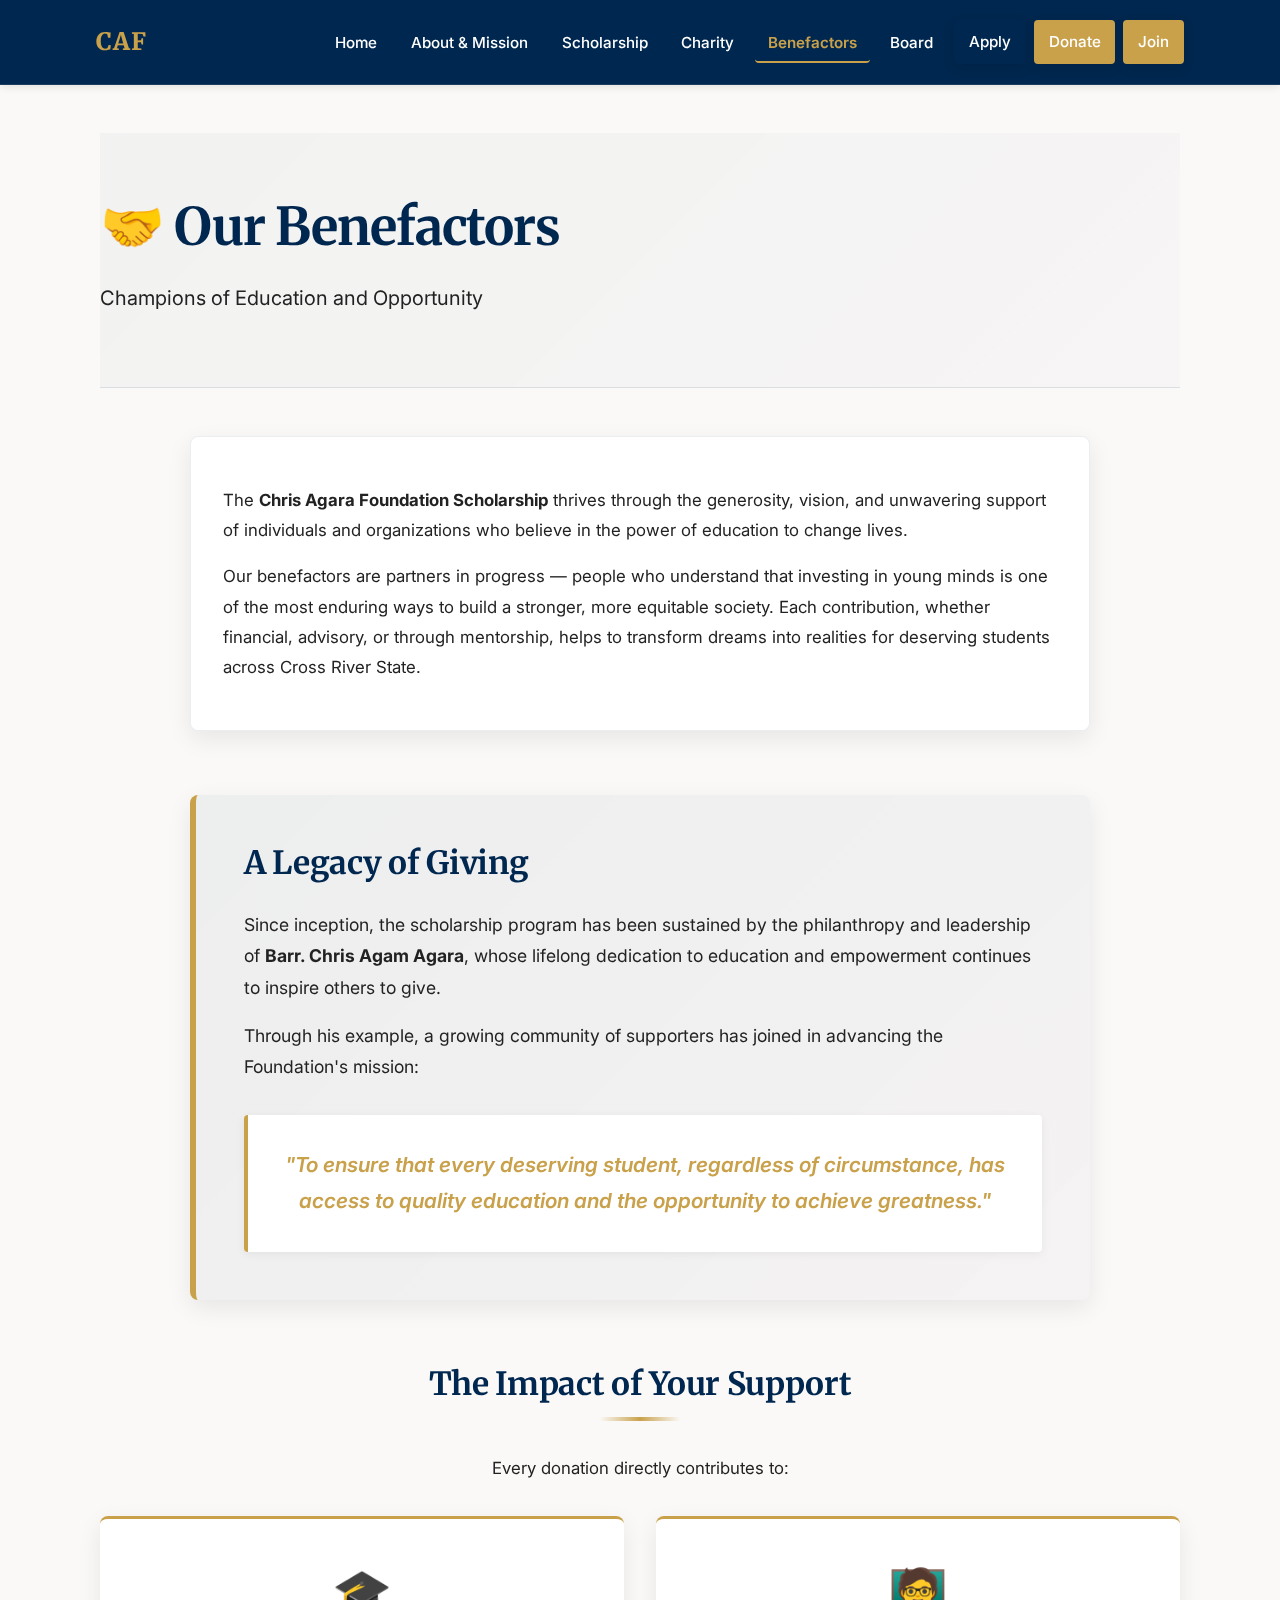
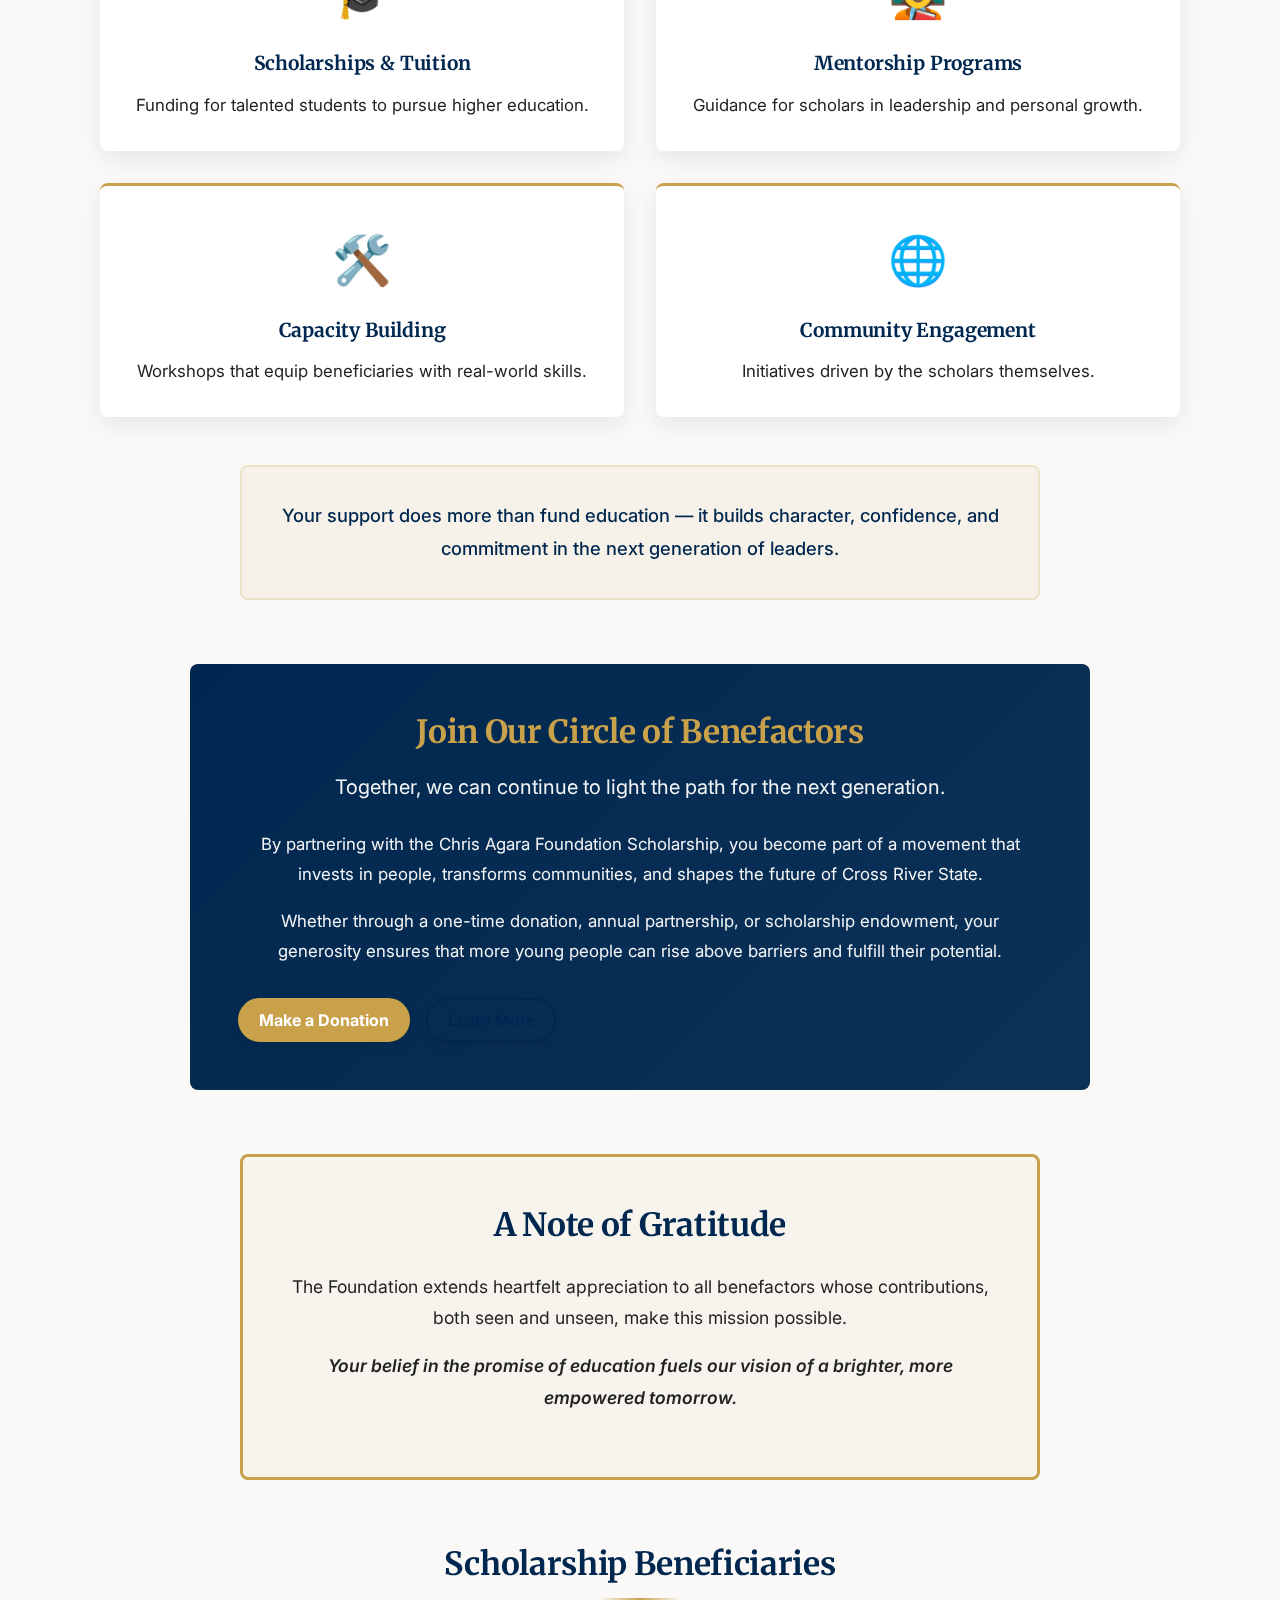
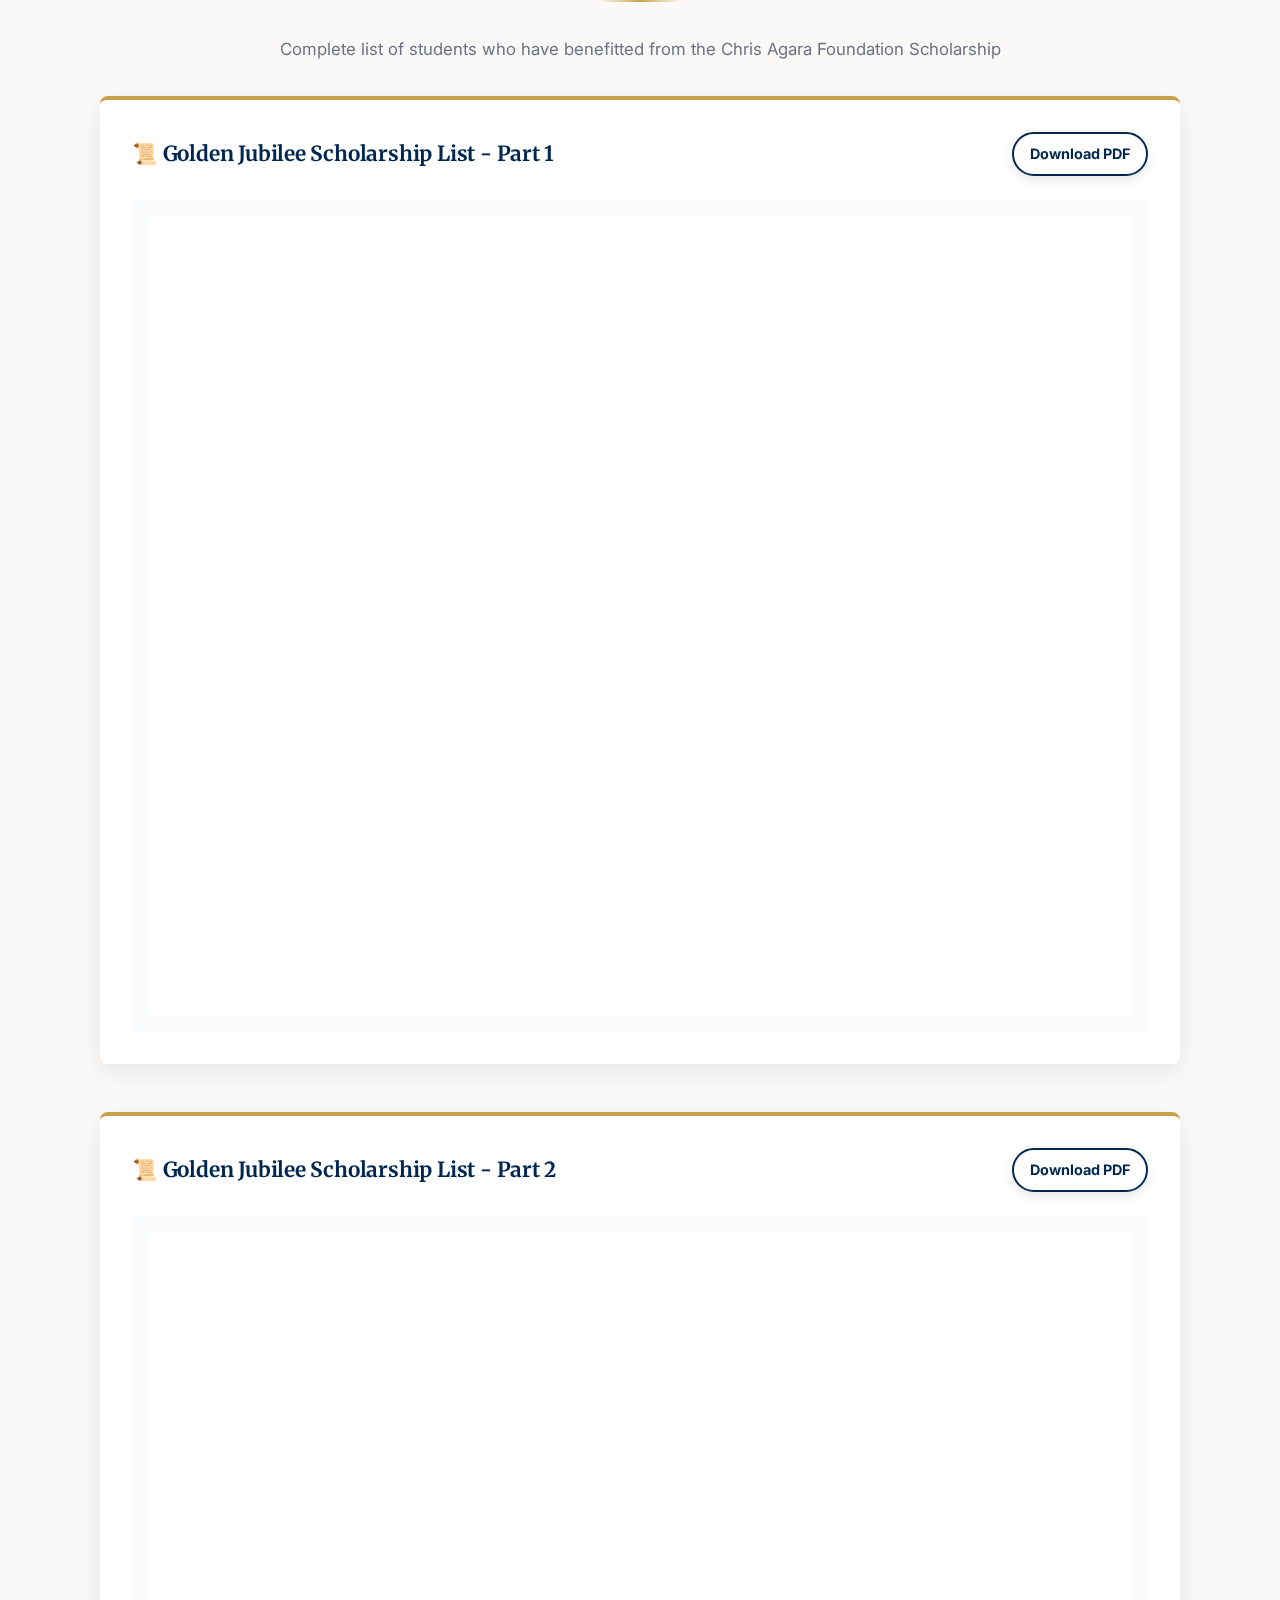
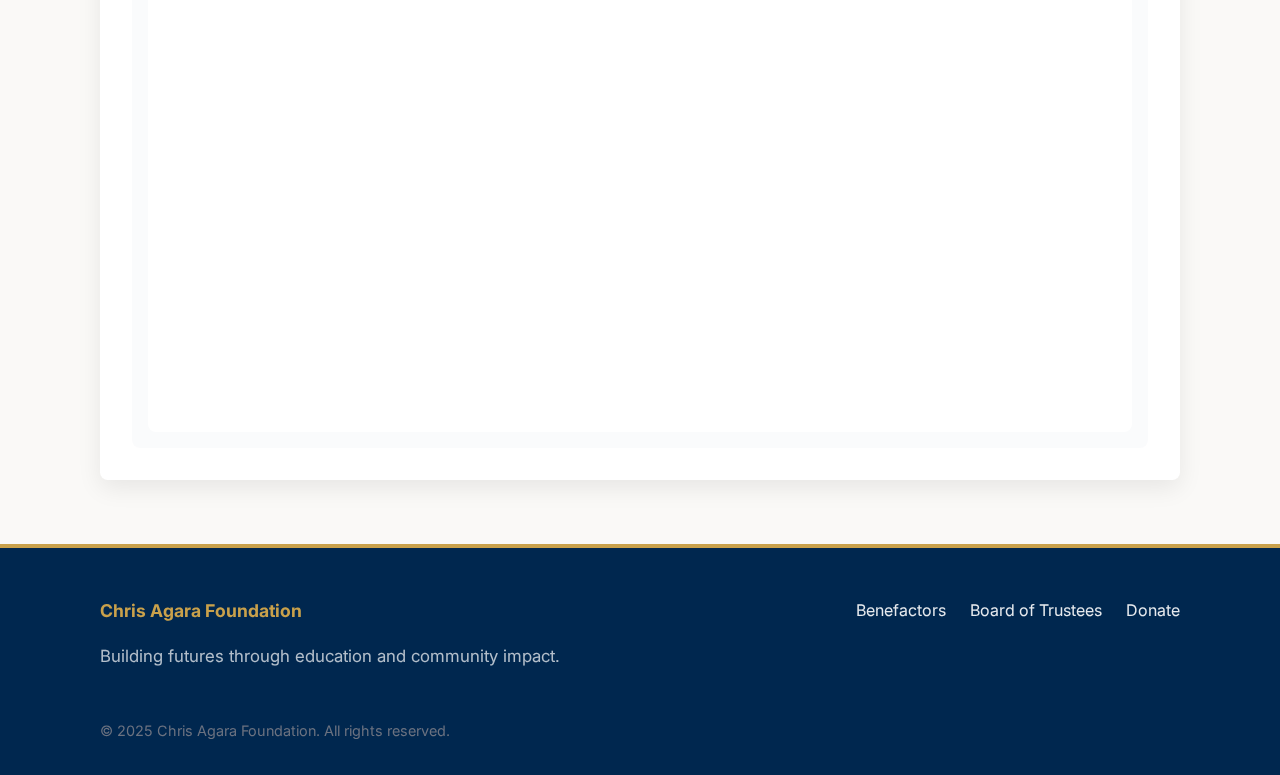
<file: benefactors.html>
<!DOCTYPE html>
<html lang="en">
<head>
    <meta charset="utf-8" />
    <meta name="viewport" content="width=device-width, initial-scale=1" />
    <title>Benefactors | Chris Agara Foundation</title>
    <link href="https://fonts.googleapis.com/css2?family=Merriweather:wght@400;700&family=Inter:wght@400;600;700&display=swap" rel="stylesheet" />
    <link rel="stylesheet" href="styles.css" />
</head>
<body>
    <div class="bg-slideshow">
        <div class="slide"></div>
        <div class="slide"></div>
        <div class="slide"></div>
    </div>
    <a class="skip-link" href="#main">Skip to content</a>
    <header class="site-header">
        <div class="container">
            <div class="brand">
                <a href="index.html" class="logo" aria-label="Home">CAF</a>
            </div>
            <nav class="site-nav" aria-label="Primary">
                <ul>
                    <li><a href="index.html">Home</a></li>
                    <li><a href="about.html">About & Mission</a></li>
                    <li><a href="scholarship.html">Scholarship</a></li>
                    <li><a href="charity.html">Charity</a></li>
                    <li><a href="benefactors.html" aria-current="page">Benefactors</a></li>
                    <li><a href="board.html">Board</a></li>
                    <li><a class="btn btn-secondary" href="apply.html">Apply</a></li>
                    <li><a class="btn btn-primary" href="donate.html">Donate</a></li>
                    <li><a class="btn btn-primary" href="join.html">Join</a></li>
                </ul>
            </nav>
        </div>
    </header>

    <main id="main" class="container">
        <!-- Hero Section -->
        <section class="page-hero">
            <h1 class="hero-title-animated">🤝 Our Benefactors</h1>
            <p class="lead">Champions of Education and Opportunity</p>
        </section>

        <!-- Introduction -->
        <section class="benefactors-intro">
            <div class="card">
                <p>The <strong>Chris Agara Foundation Scholarship</strong> thrives through the generosity, vision, and unwavering support of individuals and organizations who believe in the power of education to change lives.</p>
                <p>Our benefactors are partners in progress — people who understand that investing in young minds is one of the most enduring ways to build a stronger, more equitable society. Each contribution, whether financial, advisory, or through mentorship, helps to transform dreams into realities for deserving students across Cross River State.</p>
            </div>
        </section>

        <!-- Legacy Section -->
        <section class="legacy-section">
            <div class="legacy-card">
                <h2>A Legacy of Giving</h2>
                <p>Since inception, the scholarship program has been sustained by the philanthropy and leadership of <strong>Barr. Chris Agam Agara</strong>, whose lifelong dedication to education and empowerment continues to inspire others to give.</p>
                <p>Through his example, a growing community of supporters has joined in advancing the Foundation's mission:</p>
                <blockquote class="mission-quote">
                    "To ensure that every deserving student, regardless of circumstance, has access to quality education and the opportunity to achieve greatness."
                </blockquote>
            </div>
        </section>

        <!-- Impact Section -->
        <section class="impact-section">
            <h2 class="section-title">The Impact of Your Support</h2>
            <p class="center" style="max-width:800px;margin:0 auto 2rem">Every donation directly contributes to:</p>
            <div class="impact-benefits-grid">
                <div class="benefit-card">
                    <div class="benefit-icon">🎓</div>
                    <h3>Scholarships & Tuition</h3>
                    <p>Funding for talented students to pursue higher education.</p>
                </div>
                <div class="benefit-card">
                    <div class="benefit-icon">🧑‍🏫</div>
                    <h3>Mentorship Programs</h3>
                    <p>Guidance for scholars in leadership and personal growth.</p>
                </div>
                <div class="benefit-card">
                    <div class="benefit-icon">🛠️</div>
                    <h3>Capacity Building</h3>
                    <p>Workshops that equip beneficiaries with real-world skills.</p>
                </div>
                <div class="benefit-card">
                    <div class="benefit-icon">🌐</div>
                    <h3>Community Engagement</h3>
                    <p>Initiatives driven by the scholars themselves.</p>
                </div>
            </div>
            <div class="impact-message">
                <p>Your support does more than fund education — it builds character, confidence, and commitment in the next generation of leaders.</p>
            </div>
        </section>

        <!-- Join Circle Section -->
        <section class="join-circle-section">
            <div class="join-circle-card">
                <h2>Join Our Circle of Benefactors</h2>
                <p class="lead">Together, we can continue to light the path for the next generation.</p>
                <p>By partnering with the Chris Agara Foundation Scholarship, you become part of a movement that invests in people, transforms communities, and shapes the future of Cross River State.</p>
                <p>Whether through a one-time donation, annual partnership, or scholarship endowment, your generosity ensures that more young people can rise above barriers and fulfill their potential.</p>
                <div class="cta-row">
                    <a href="donate.html" class="btn btn-primary">Make a Donation</a>
                    <a href="about.html" class="btn btn-secondary">Learn More</a>
                </div>
            </div>
        </section>

        <!-- Gratitude Section -->
        <section class="gratitude-section">
            <div class="gratitude-card">
                <h2>A Note of Gratitude</h2>
                <p>The Foundation extends heartfelt appreciation to all benefactors whose contributions, both seen and unseen, make this mission possible.</p>
                <p class="gratitude-quote">Your belief in the promise of education fuels our vision of a brighter, more empowered tomorrow.</p>
            </div>
        </section>

        <!-- Scholarship Beneficiaries Lists -->
        <section class="beneficiaries-documents">
            <h2 class="section-title">Scholarship Beneficiaries</h2>
            <p class="center muted" style="margin-bottom:2rem">Complete list of students who have benefitted from the Chris Agara Foundation Scholarship</p>
            
            <div class="pdf-viewer-container">
                <div class="pdf-viewer">
                    <div class="pdf-header">
                        <h3>📜 Golden Jubilee Scholarship List - Part 1</h3>
                        <a href="GOLDEN JUBILEE - Sheet1.pdf" download class="btn btn-secondary btn-small">Download PDF</a>
                    </div>
                    <div class="pdf-embed">
                        <iframe src="GOLDEN JUBILEE - Sheet1.pdf#view=FitH&toolbar=0" width="100%" height="800px" style="border:none;border-radius:var(--radius);pointer-events:auto;"></iframe>
                    </div>
                </div>

                <div class="pdf-viewer">
                    <div class="pdf-header">
                        <h3>📜 Golden Jubilee Scholarship List - Part 2</h3>
                        <a href="GOLDEN JUBILEE - Sheet2.pdf" download class="btn btn-secondary btn-small">Download PDF</a>
                    </div>
                    <div class="pdf-embed">
                        <iframe src="GOLDEN JUBILEE - Sheet2.pdf#view=FitH&toolbar=0" width="100%" height="800px" style="border:none;border-radius:var(--radius);pointer-events:auto;"></iframe>
                    </div>
                </div>
            </div>
        </section>
    </main>

    <footer class="site-footer">
        <div class="container footer-grid">
            <div>
                <strong>Chris Agara Foundation</strong>
                <p class="muted">Building futures through education and community impact.</p>
            </div>
            <nav aria-label="Footer">
                <ul class="footer-links">
                    <li><a href="benefactors.html">Benefactors</a></li>
                    <li><a href="board.html">Board of Trustees</a></li>
                    <li><a href="donate.html">Donate</a></li>
                </ul>
            </nav>
        </div>
        <div class="container tiny">© 2025 Chris Agara Foundation. All rights reserved.</div>
    </footer>

    <script>
    // Header scroll effect
    window.addEventListener('scroll', function() {
        const header = document.querySelector('.site-header');
        if (header) {
            if (window.scrollY > 50) {
                header.classList.add('scrolled');
            } else {
                header.classList.remove('scrolled');
            }
        }
    });
    </script>
</body>
</html>
</file>
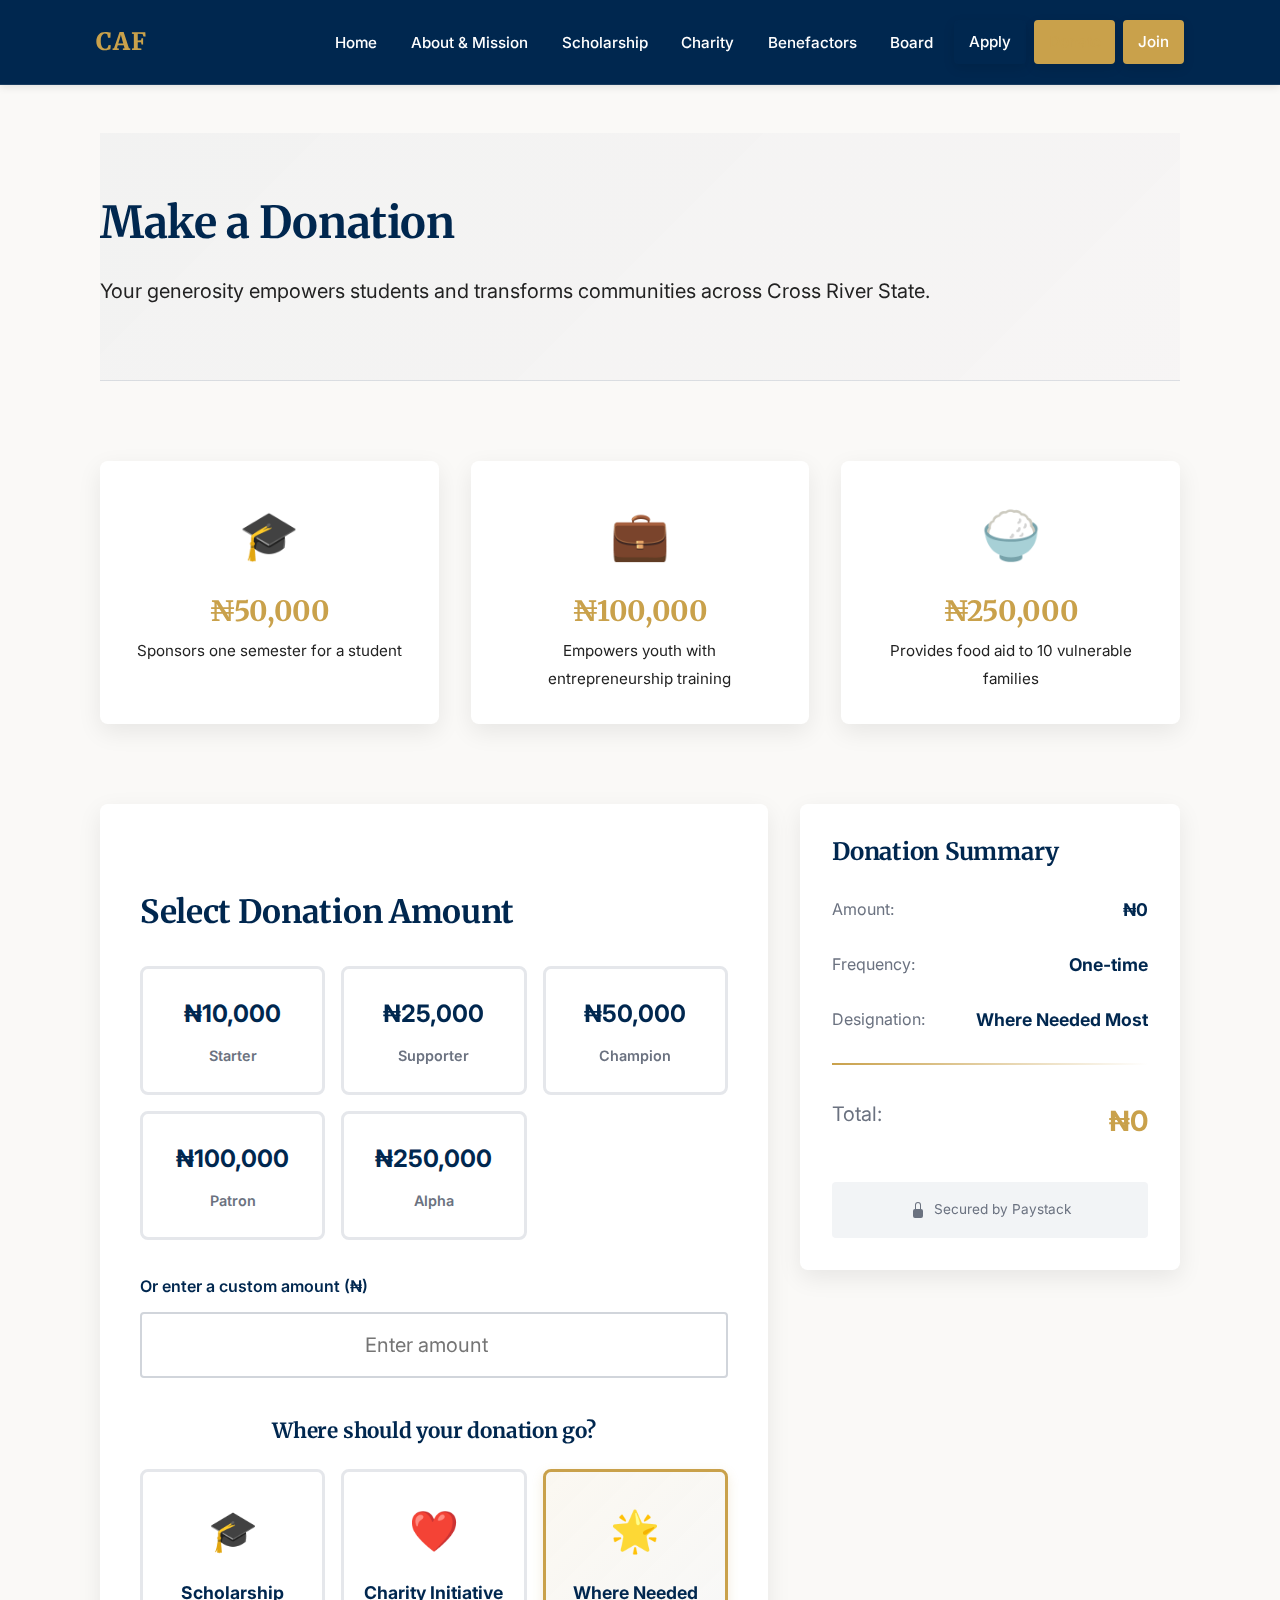
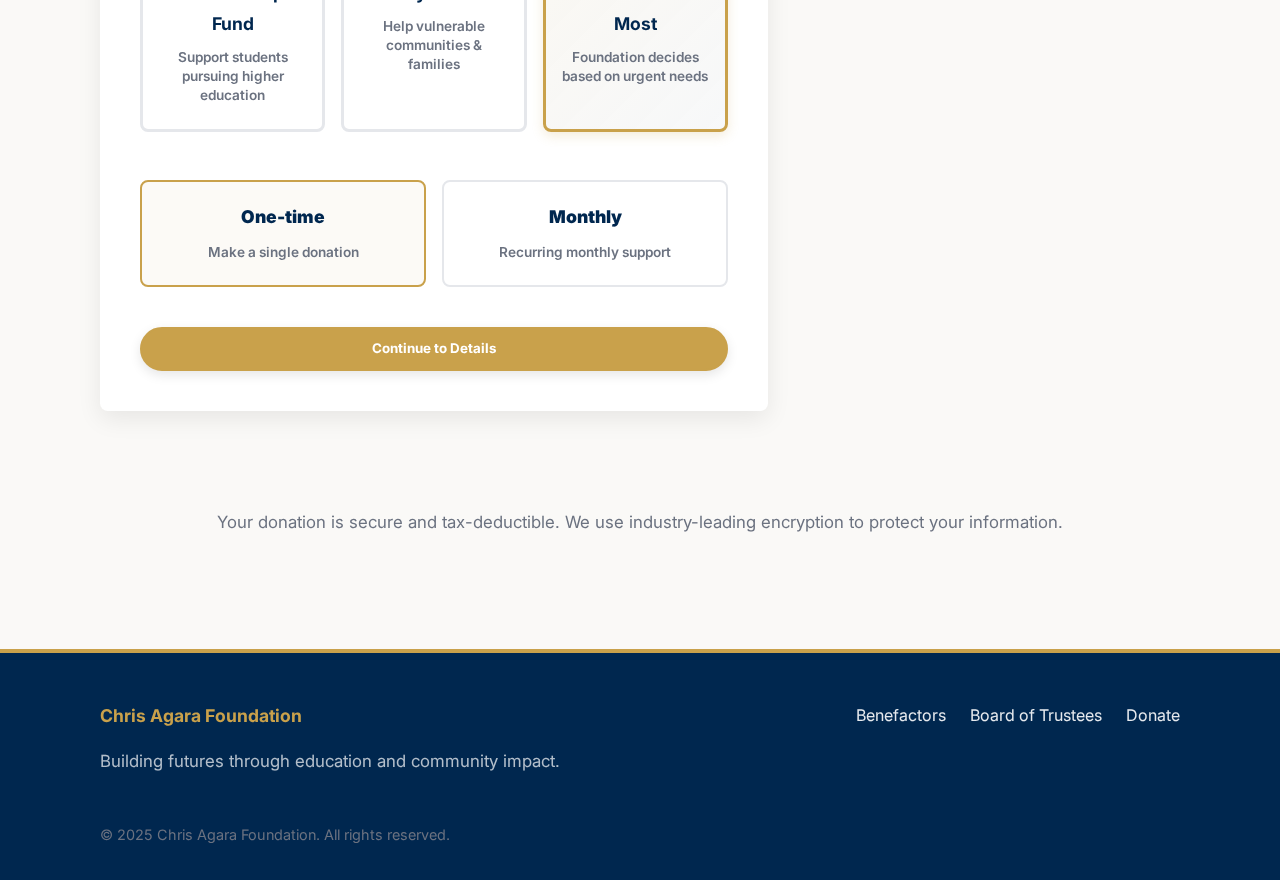
<file: donate.html>
<!DOCTYPE html>
<html lang="en">
<head>
    <meta charset="utf-8" />
    <meta name="viewport" content="width=device-width, initial-scale=1" />
    <title>Donate | Chris Agara Foundation</title>
    <link href="https://fonts.googleapis.com/css2?family=Merriweather:wght@400;700&family=Inter:wght@400;600;700&display=swap" rel="stylesheet" />
    <link rel="stylesheet" href="styles.css" />
</head>
<body>
    <!-- Page transition overlay -->
    <div class="page-transition-overlay"></div>
    
    <div class="bg-slideshow">
        <div class="slide"></div>
        <div class="slide"></div>
        <div class="slide"></div>
    </div>
    <a class="skip-link" href="#main">Skip to content</a>
    <header class="site-header">
        <div class="container">
            <div class="brand">
                <a href="index.html" class="logo" aria-label="Home">CAF</a>
            </div>
            <nav class="site-nav" aria-label="Primary">
                <ul>
                    <li><a href="index.html">Home</a></li>
                    <li><a href="about.html">About & Mission</a></li>
                    <li><a href="scholarship.html">Scholarship</a></li>
                    <li><a href="charity.html">Charity</a></li>
                    <li><a href="benefactors.html">Benefactors</a></li>
                    <li><a href="board.html">Board</a></li>
                    <li><a class="btn btn-secondary" href="apply.html">Apply</a></li>
                    <li><a class="btn btn-primary" href="donate.html" aria-current="page">Donate</a></li>
                    <li><a class="btn btn-primary" href="join.html">Join</a></li>
                </ul>
            </nav>
        </div>
    </header>

    <main id="main" class="container">
        <section class="page-hero">
            <h1>Make a Donation</h1>
            <p class="lead">Your generosity empowers students and transforms communities across Cross River State.</p>
        </section>

        <!-- Impact Statement -->
        <section class="donation-impact">
            <div class="impact-grid">
                <div class="impact-item">
                    <div class="impact-icon">🎓</div>
                    <h3>₦50,000</h3>
                    <p>Sponsors one semester for a student</p>
                </div>
                <div class="impact-item">
                    <div class="impact-icon">💼 </div>
                    <h3>₦100,000</h3>
                    <p> Empowers youth with entrepreneurship training</p>
                </div>
                <div class="impact-item">
                    <div class="impact-icon">🍚 </div>
                    <h3>₦250,000</h3>
                    <p>Provides food aid to 10 vulnerable families</p>
                </div>
            </div>
        </section>

        <!-- Donation Form -->
        <section class="donation-form-section">
            <form id="donationForm" class="donation-form">
                <!-- Step 1: Select Amount -->
                <div class="form-step active" id="step1">
                    <h2>Select Donation Amount</h2>
                    
                    <div class="amount-selection">
                        <div class="amount-card" data-amount="10000">
                            <div class="amount-value">₦10,000</div>
                            <div class="amount-label">Starter</div>
                        </div>
                        <div class="amount-card" data-amount="25000">
                            <div class="amount-value">₦25,000</div>
                            <div class="amount-label">Supporter</div>
                        </div>
                        <div class="amount-card" data-amount="50000">
                            
                            <div class="amount-value">₦50,000</div>
                            <div class="amount-label">Champion</div>
                        </div>
                        <div class="amount-card" data-amount="100000">
                            <div class="amount-value">₦100,000</div>
                            <div class="amount-label">Patron</div>
                        </div>
                        <div class="amount-card" data-amount="250000">
                            <div class="amount-value">₦250,000</div>
                            <div class="amount-label">Alpha</div>
                        </div>
                    </div>

                    <div class="custom-amount-section">
                        <label for="customAmount">Or enter a custom amount (₦)</label>
                        <input type="number" id="customAmount" name="customAmount" placeholder="Enter amount" min="1000" step="100" />
                    </div>

                    <!-- Donation Designation -->
                    <div class="donation-designation">
                        <h3>Where should your donation go?</h3>
                        <div class="designation-grid">
                            <label class="designation-card">
                                <input type="radio" name="designation" value="scholarship" />
                                <span class="designation-content">
                                    <span class="designation-icon">🎓</span>
                                    <strong>Scholarship Fund</strong>
                                    <small>Support students pursuing higher education</small>
                                </span>
                            </label>
                            <label class="designation-card">
                                <input type="radio" name="designation" value="charity" />
                                <span class="designation-content">
                                    <span class="designation-icon">❤️</span>
                                    <strong>Charity Initiative</strong>
                                    <small>Help vulnerable communities & families</small>
                                </span>
                            </label>
                            <label class="designation-card">
                                <input type="radio" name="designation" value="general" checked />
                                <span class="designation-content">
                                    <span class="designation-icon">🌟</span>
                                    <strong>Where Needed Most</strong>
                                    <small>Foundation decides based on urgent needs</small>
                                </span>
                            </label>
                        </div>
                    </div>

                    <div class="donation-type">
                        <label class="radio-card">
                            <input type="radio" name="frequency" value="one-time" checked />
                            <span class="radio-content">
                                <strong>One-time</strong>
                                <small>Make a single donation</small>
                            </span>
                        </label>
                        <label class="radio-card">
                            <input type="radio" name="frequency" value="monthly" />
                            <span class="radio-content">
                                <strong>Monthly</strong>
                                <small>Recurring monthly support</small>
                            </span>
                        </label>
                    </div>

                    <button type="button" class="btn btn-primary w-full" id="continueBtn">Continue to Details</button>
                </div>

                <!-- Step 2: Donor Information -->
                <div class="form-step" id="step2">
                    <h2>Your Information</h2>
                    
                    <div class="form-grid">
                        <div class="form-group">
                            <label for="donorName">Full Name *</label>
                            <input type="text" id="donorName" name="donorName" required placeholder="John Doe" />
                        </div>

                        <div class="form-group">
                            <label for="donorEmail">Email Address *</label>
                            <input type="email" id="donorEmail" name="donorEmail" required placeholder="john@example.com" />
                        </div>

                        <div class="form-group">
                            <label for="donorPhone">Phone Number (Optional)</label>
                            <input type="tel" id="donorPhone" name="donorPhone" placeholder="+234 xxx xxxx xxx" />
                        </div>

                        <div class="form-group">
                            <label for="donorLocation">Location (Optional)</label>
                            <input type="text" id="donorLocation" name="donorLocation" placeholder="City, State" />
                        </div>
                    </div>

                    <div class="form-group">
                        <label for="dedication">Dedication Message (Optional)</label>
                        <textarea id="dedication" name="dedication" rows="3" placeholder="In honor of..."></textarea>
                    </div>

                    <div class="form-group">
                        <label class="checkbox">
                            <input type="checkbox" id="anonymous" name="anonymous" />
                            <span>Make this donation anonymous</span>
                        </label>
                    </div>

                    <div class="form-group">
                        <label class="checkbox">
                            <input type="checkbox" id="newsletter" name="newsletter" />
                            <span>Send me updates about the foundation's impact</span>
                        </label>
                    </div>

                    <div class="button-group">
                        <button type="button" class="btn btn-secondary" id="backBtn">Back</button>
                        <button type="button" class="btn btn-primary" id="payBtn">Proceed to Payment</button>
                    </div>
                </div>

                <!-- Loading State -->
                <div class="form-step" id="loadingStep">
                    <div class="loading-spinner">
                        <div class="spinner"></div>
                        <p>Processing your donation...</p>
                    </div>
                </div>
            </form>

            <!-- Donation Summary Sidebar -->
            <div class="donation-summary">
                <h3>Donation Summary</h3>
                <div class="summary-item">
                    <span>Amount:</span>
                    <strong id="summaryAmount">₦0</strong>
                </div>
                <div class="summary-item">
                    <span>Frequency:</span>
                    <strong id="summaryFrequency">One-time</strong>
                </div>
                <div class="summary-item">
                    <span>Designation:</span>
                    <strong id="summaryDesignation">Where Needed Most</strong>
                </div>
                <div class="summary-divider"></div>
                <div class="summary-item total">
                    <span>Total:</span>
                    <strong id="summaryTotal">₦0</strong>
                </div>
                <div class="secure-badge">
                    <svg width="16" height="16" fill="currentColor" viewBox="0 0 16 16">
                        <path d="M8 1a2 2 0 0 1 2 2v4H6V3a2 2 0 0 1 2-2zm3 6V3a3 3 0 0 0-6 0v4a2 2 0 0 0-2 2v5a2 2 0 0 0 2 2h6a2 2 0 0 0 2-2V9a2 2 0 0 0-2-2z"/>
                    </svg>
                    Secured by Paystack
                </div>
            </div>
        </section>

        <!-- Trust Badges -->
        <section class="trust-section">
            <p class="center muted">Your donation is secure and tax-deductible. We use industry-leading encryption to protect your information.</p>
        </section>
    </main>

    <footer class="site-footer">
        <div class="container footer-grid">
            <div>
                <strong>Chris Agara Foundation</strong>
                <p class="muted">Building futures through education and community impact.</p>
            </div>
            <nav aria-label="Footer">
                <ul class="footer-links">
                    <li><a href="benefactors.html">Benefactors</a></li>
                    <li><a href="board.html">Board of Trustees</a></li>
                    <li><a href="donate.html">Donate</a></li>
                </ul>
            </nav>
        </div>
        <div class="container tiny">© 2025 Chris Agara Foundation. All rights reserved.</div>
    </footer>

    <!-- Paystack Inline Script -->
    <script src="https://js.paystack.co/v1/inline.js"></script>
    
    <script>
    // ==========================================
    // PAYSTACK CONFIGURATION
    // ==========================================
    // REPLACE WITH YOUR ACTUAL PAYSTACK PUBLIC KEY WHEN HOSTING
    const PAYSTACK_PUBLIC_KEY = 'pk_test_xxxxxxxxxxxxxxxxxxxx'; // TODO: Replace with your live key: pk_live_xxxxx
    
    // ==========================================
    // DONATION FORM STATE
    // ==========================================
    let donationData = {
        amount: 0,
        frequency: 'one-time',
        name: '',
        email: '',
        phone: '',
        location: '',
        dedication: '',
        anonymous: false,
        newsletter: false
    };

    // ==========================================
    // DOM ELEMENTS
    // ==========================================
    const amountCards = document.querySelectorAll('.amount-card');
    const customAmountInput = document.getElementById('customAmount');
    const continueBtn = document.getElementById('continueBtn');
    const backBtn = document.getElementById('backBtn');
    const payBtn = document.getElementById('payBtn');
    const step1 = document.getElementById('step1');
    const step2 = document.getElementById('step2');
    const loadingStep = document.getElementById('loadingStep');
    
    // Summary elements
    const summaryAmount = document.getElementById('summaryAmount');
    const summaryFrequency = document.getElementById('summaryFrequency');
    const summaryDesignation = document.getElementById('summaryDesignation');
    const summaryTotal = document.getElementById('summaryTotal');

    // ==========================================
    // AMOUNT SELECTION
    // ==========================================
    amountCards.forEach(card => {
        card.addEventListener('click', function() {
            amountCards.forEach(c => c.classList.remove('selected'));
            this.classList.add('selected');
            customAmountInput.value = '';
            donationData.amount = parseInt(this.dataset.amount);
            updateSummary();
        });
    });

    customAmountInput.addEventListener('input', function() {
        amountCards.forEach(c => c.classList.remove('selected'));
        donationData.amount = parseInt(this.value) || 0;
        updateSummary();
    });

    // Frequency selection
    document.querySelectorAll('input[name="frequency"]').forEach(radio => {
        radio.addEventListener('change', function() {
            donationData.frequency = this.value;
            updateSummary();
        });
    });

    // Designation selection
    document.querySelectorAll('input[name="designation"]').forEach(radio => {
        radio.addEventListener('change', function() {
            donationData.designation = this.value;
            updateSummary();
        });
    });

    // ==========================================
    // NAVIGATION
    // ==========================================
    continueBtn.addEventListener('click', function() {
        if (donationData.amount < 1000) {
            alert('Please select or enter a donation amount (minimum ₦1,000)');
            return;
        }
        step1.classList.remove('active');
        step2.classList.add('active');
        window.scrollTo({ top: 0, behavior: 'smooth' });
    });

    backBtn.addEventListener('click', function() {
        step2.classList.remove('active');
        step1.classList.add('active');
        window.scrollTo({ top: 0, behavior: 'smooth' });
    });

    // ==========================================
    // PAYSTACK PAYMENT
    // ==========================================
    payBtn.addEventListener('click', function() {
        // Validate donor information
        const name = document.getElementById('donorName').value.trim();
        const email = document.getElementById('donorEmail').value.trim();
        
        if (!name || !email) {
            alert('Please provide your name and email address');
            return;
        }

        // Email validation
        const emailRegex = /^[^\s@]+@[^\s@]+\.[^\s@]+$/;
        if (!emailRegex.test(email)) {
            alert('Please enter a valid email address');
            return;
        }

        // Update donation data
        donationData.name = name;
        donationData.email = email;
        donationData.phone = document.getElementById('donorPhone').value.trim();
        donationData.location = document.getElementById('donorLocation').value.trim();
        donationData.dedication = document.getElementById('dedication').value.trim();
        donationData.anonymous = document.getElementById('anonymous').checked;
        donationData.newsletter = document.getElementById('newsletter').checked;

        // Initialize Paystack payment
        initializePaystackPayment();
    });

    function initializePaystackPayment() {
        const amountInKobo = donationData.amount * 100; // Paystack expects amount in kobo (smallest currency unit)
        
        const handler = PaystackPop.setup({
            key: PAYSTACK_PUBLIC_KEY,
            email: donationData.email,
            amount: amountInKobo,
            currency: 'NGN',
            ref: 'CAF-' + Math.floor((Math.random() * 1000000000) + 1), // Generate unique reference
            metadata: {
                custom_fields: [
                    {
                        display_name: 'Donor Name',
                        variable_name: 'donor_name',
                        value: donationData.name
                    },
                    {
                        display_name: 'Frequency',
                        variable_name: 'frequency',
                        value: donationData.frequency
                    },
                    {
                        display_name: 'Designation',
                        variable_name: 'designation',
                        value: donationData.designation === 'scholarship' ? 'Scholarship Fund' : 
                               donationData.designation === 'charity' ? 'Charity Initiative' : 'Where Needed Most'
                    },
                    {
                        display_name: 'Phone',
                        variable_name: 'phone',
                        value: donationData.phone || 'Not provided'
                    },
                    {
                        display_name: 'Location',
                        variable_name: 'location',
                        value: donationData.location || 'Not provided'
                    },
                    {
                        display_name: 'Dedication',
                        variable_name: 'dedication',
                        value: donationData.dedication || 'None'
                    },
                    {
                        display_name: 'Anonymous',
                        variable_name: 'anonymous',
                        value: donationData.anonymous ? 'Yes' : 'No'
                    }
                ]
            },
            callback: function(response) {
                // Payment successful
                handlePaymentSuccess(response);
            },
            onClose: function() {
                // Payment cancelled
                alert('Transaction was not completed.');
            }
        });
        
        handler.openIframe();
    }

    // ==========================================
    // PAYMENT HANDLERS
    // ==========================================
    function handlePaymentSuccess(response) {
        // Show loading state
        step2.classList.remove('active');
        loadingStep.classList.add('active');
        
        // TODO: Send transaction details to your backend for verification
        // The response.reference should be verified on your server
        console.log('Payment successful!', response);
        
        // Simulate server verification (replace with actual API call)
        setTimeout(() => {
            verifyPayment(response.reference);
        }, 2000);
    }

    function verifyPayment(reference) {
        // TODO: Replace this with actual backend verification
        // Example:
        // fetch('/api/verify-payment', {
        //     method: 'POST',
        //     headers: { 'Content-Type': 'application/json' },
        //     body: JSON.stringify({ reference: reference })
        // })
        // .then(response => response.json())
        // .then(data => {
        //     if (data.status === 'success') {
        //         showSuccessMessage();
        //     }
        // });
        
        // For now, show success message
        showSuccessMessage();
    }

    function showSuccessMessage() {
        const designationText = donationData.designation === 'scholarship' ? 'the Scholarship Fund' :
                               donationData.designation === 'charity' ? 'the Charity Initiative' : 'where it\'s needed most';
        
        loadingStep.innerHTML = `
            <div class="success-message">
                <div class="success-icon">✓</div>
                <h2>Thank You for Your Generous Donation!</h2>
                <p>Your contribution of <strong>₦${donationData.amount.toLocaleString()}</strong> to <strong>${designationText}</strong> will make a real difference in the lives of students and communities across Cross River State.</p>
                <p>A receipt has been sent to <strong>${donationData.email}</strong></p>
                <div class="cta-row" style="justify-content:center;margin-top:2rem">
                    <a href="index.html" class="btn btn-primary">Return Home</a>
                    <a href="donate.html" class="btn btn-secondary">Make Another Donation</a>
                </div>
            </div>
        `;
    }

    // ==========================================
    // UPDATE SUMMARY
    // ==========================================
    function updateSummary() {
        const formattedAmount = '₦' + donationData.amount.toLocaleString();
        summaryAmount.textContent = formattedAmount;
        summaryTotal.textContent = formattedAmount;
        summaryFrequency.textContent = donationData.frequency === 'one-time' ? 'One-time' : 'Monthly';
        
        // Update designation
        const designationLabel = donationData.designation === 'scholarship' ? 'Scholarship Fund' :
                                donationData.designation === 'charity' ? 'Charity Initiative' : 'Where Needed Most';
        summaryDesignation.textContent = designationLabel;
    }

    // ==========================================
    // HEADER SCROLL EFFECT
    // ==========================================
    window.addEventListener('scroll', function() {
        const header = document.querySelector('.site-header');
        if (header) {
            if (window.scrollY > 50) {
                header.classList.add('scrolled');
            } else {
                header.classList.remove('scrolled');
            }
        }
    });

    // Initialize with default amount selected
   updateSummary()

    // Page transition animations
    ;(function() {
        const overlay = document.querySelector('.page-transition-overlay');
        
        document.addEventListener('click', function(e) {
            let link = e.target.closest('a');
            if (!link) return;
            
            const href = link.getAttribute('href');
            if (!href || href.startsWith('#') || href.startsWith('http://') || 
                href.startsWith('https://') || href.startsWith('mailto:') ||
                href.startsWith('tel:') || link.target === '_blank') {
                return;
            }
            
            e.preventDefault();
            overlay.classList.add('active');
            setTimeout(function() { window.location.href = href; }, 400);
        });
        
        window.addEventListener('pageshow', function(event) {
            if (event.persisted) overlay.classList.remove('active');
        });
    })();
    </script>
</body>
</html>
</file>
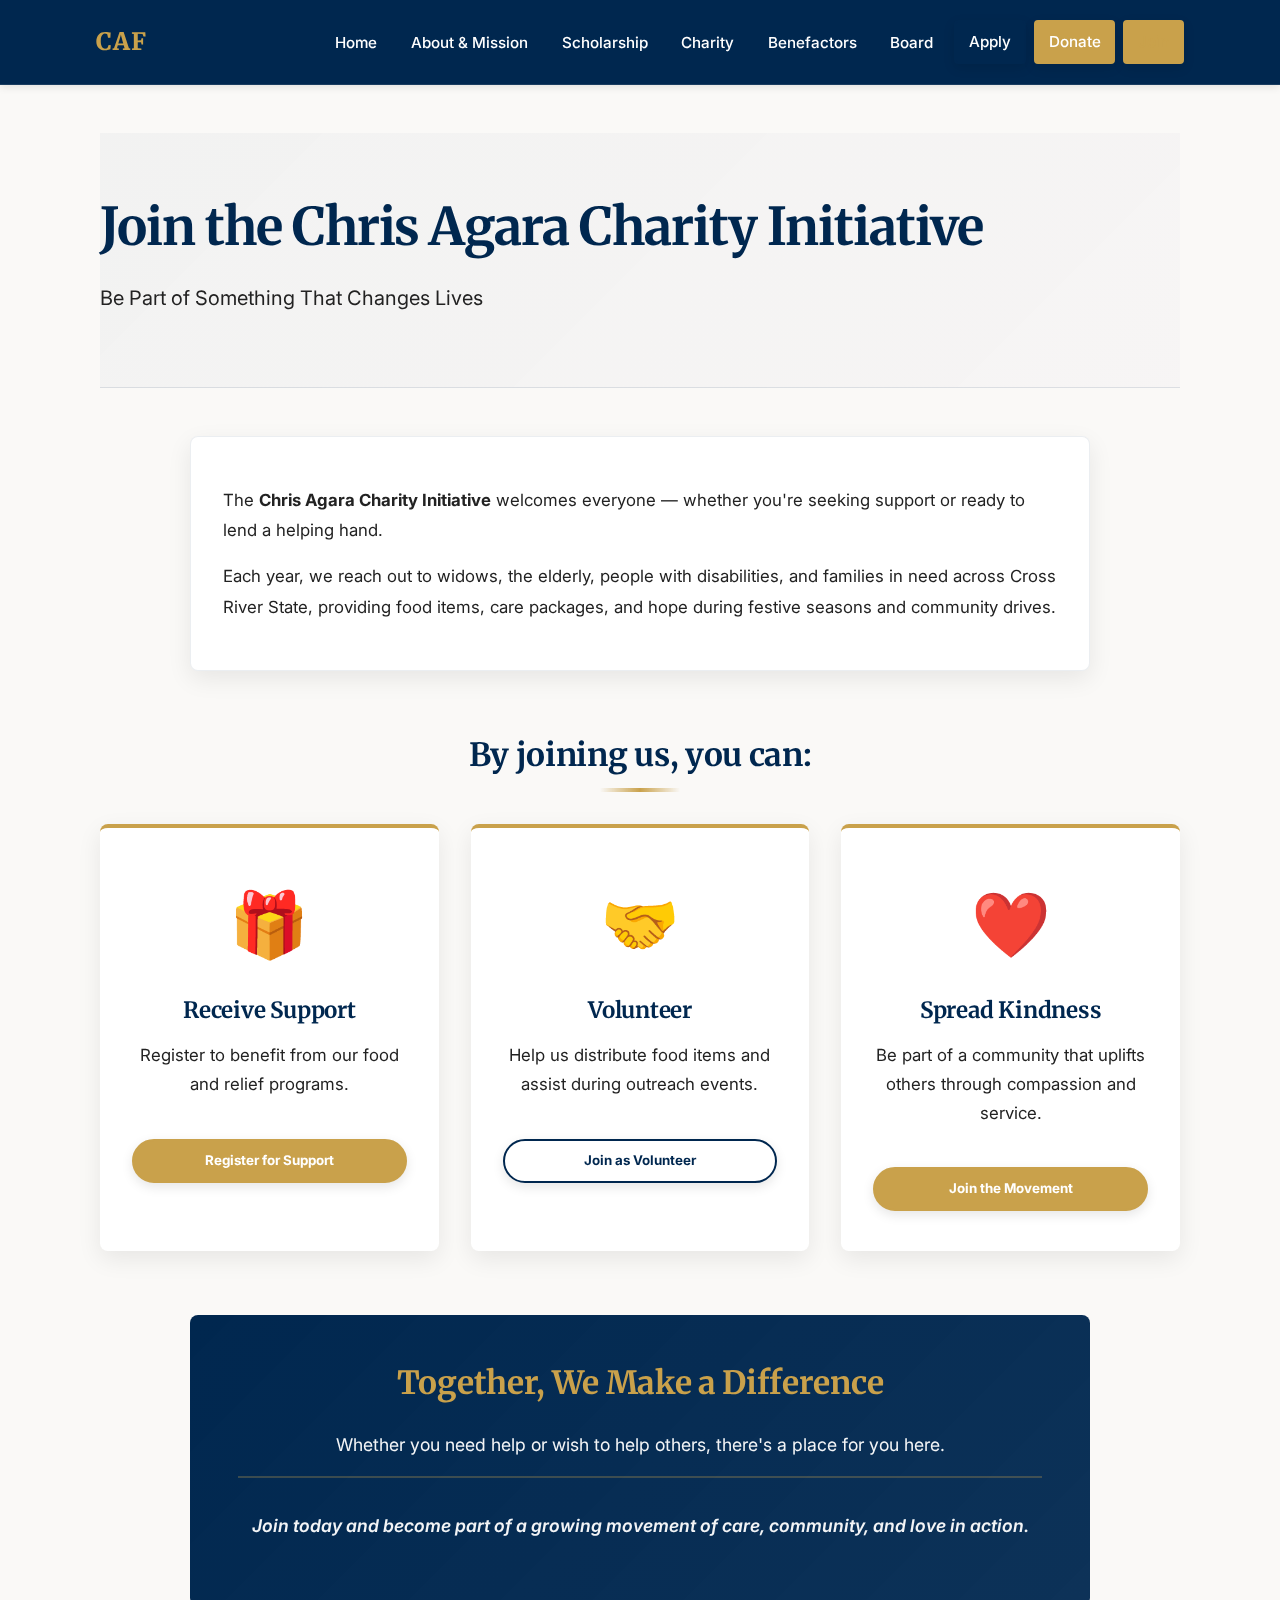
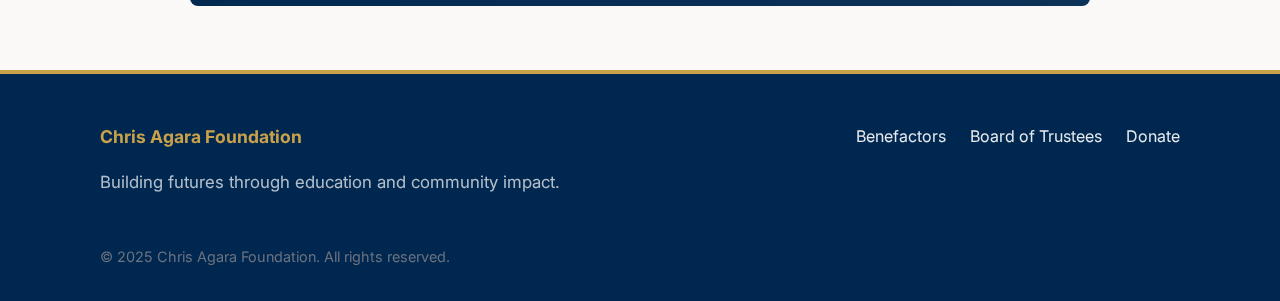
<file: join.html>
<!DOCTYPE html>
<html lang="en">
<head>
    <meta charset="utf-8" />
    <meta name="viewport" content="width=device-width, initial-scale=1" />
    <title>Join / Volunteer | Chris Agara Foundation</title>
    <link href="https://fonts.googleapis.com/css2?family=Merriweather:wght@400;700&family=Inter:wght@400;600;700&display=swap" rel="stylesheet" />
    <link rel="stylesheet" href="styles.css" />
</head>
<body>
    <div class="bg-slideshow">
        <div class="slide"></div>
        <div class="slide"></div>
        <div class="slide"></div>
    </div>
    <a class="skip-link" href="#main">Skip to content</a>
    <header class="site-header">
        <div class="container">
            <div class="brand">
                <a href="index.html" class="logo" aria-label="Home">CAF</a>
            </div>
            <nav class="site-nav" aria-label="Primary">
                <ul>
                    <li><a href="index.html">Home</a></li>
                    <li><a href="about.html">About & Mission</a></li>
                    <li><a href="scholarship.html">Scholarship</a></li>
                    <li><a href="charity.html">Charity</a></li>
                    <li><a href="benefactors.html">Benefactors</a></li>
                    <li><a href="board.html">Board</a></li>
                    <li><a class="btn btn-secondary" href="apply.html">Apply</a></li>
                    <li><a class="btn btn-primary" href="donate.html">Donate</a></li>
                    <li><a class="btn btn-primary" href="join.html" aria-current="page">Join</a></li>
                </ul>
            </nav>
        </div>
    </header>

    <main id="main" class="container">
        <!-- Hero Section -->
        <section class="page-hero">
            <h1 class="hero-title-animated">Join the Chris Agara Charity Initiative</h1>
            <p class="lead">Be Part of Something That Changes Lives</p>
        </section>

        <!-- Introduction -->
        <section class="join-intro">
            <div class="card">
                <p>The <strong>Chris Agara Charity Initiative</strong> welcomes everyone — whether you're seeking support or ready to lend a helping hand.</p>
                <p>Each year, we reach out to widows, the elderly, people with disabilities, and families in need across Cross River State, providing food items, care packages, and hope during festive seasons and community drives.</p>
            </div>
        </section>

        <!-- Pathway Selection -->
        <section class="join-pathways">
            <h2 class="section-title">By joining us, you can:</h2>
            <div class="pathway-grid">
                <div class="pathway-card" data-pathway="beneficiary">
                    <div class="pathway-icon">🎁</div>
                    <h3>Receive Support</h3>
                    <p>Register to benefit from our food and relief programs.</p>
                    <button type="button" class="btn btn-primary pathway-btn" data-pathway="beneficiary">Register for Support</button>
                </div>
                <div class="pathway-card" data-pathway="volunteer">
                    <div class="pathway-icon">🤝</div>
                    <h3>Volunteer</h3>
                    <p>Help us distribute food items and assist during outreach events.</p>
                    <button type="button" class="btn btn-secondary pathway-btn" data-pathway="volunteer">Join as Volunteer</button>
                </div>
                <div class="pathway-card" data-pathway="both">
                    <div class="pathway-icon">❤️</div>
                    <h3>Spread Kindness</h3>
                    <p>Be part of a community that uplifts others through compassion and service.</p>
                    <button type="button" class="btn btn-gold pathway-btn" data-pathway="both">Join the Movement</button>
                </div>
            </div>
        </section>

        <!-- Registration Form -->
        <form class="join-form" id="joinForm" action="/api/join" method="POST" novalidate style="display:none;">
            <h2 id="formTitle" class="form-title">Registration Form</h2>
            <input type="hidden" id="pathwayType" name="pathwayType" value="" />

            <!-- Common Fields -->
            <div class="form-grid-2">
                <div class="form-group">
                    <label for="jname">Full Name *</label>
                    <input id="jname" name="fullName" type="text" required />
                </div>

                <div class="form-group">
                    <label for="jphone">Phone Number *</label>
                    <input id="jphone" name="phone" type="tel" required placeholder="08012345678" />
                </div>

                <div class="form-group">
                    <label for="jemail">Email Address</label>
                    <input id="jemail" name="email" type="email" placeholder="optional" />
                </div>

                <div class="form-group">
                    <label for="jlga">Local Government Area *</label>
                    <input id="jlga" name="lga" type="text" required />
                </div>

                <div class="form-group">
                    <label for="jvillage">Village/Community *</label>
                    <input id="jvillage" name="village" type="text" required />
                </div>

                <div class="form-group">
                    <label for="jaddress">Home Address *</label>
                    <input id="jaddress" name="address" type="text" required />
                </div>
            </div>

            <!-- Beneficiary-Specific Fields -->
            <div id="beneficiaryFields" style="display:none;">
                <fieldset class="form-section">
                    <legend>🎁 Support Category</legend>
                    <div class="form-group">
                        <label>I am: *</label>
                        <div class="sponsor-options">
                            <label class="radio-option">
                                <input type="radio" name="category" value="widow" />
                                <span>Widow</span>
                            </label>
                            <label class="radio-option">
                                <input type="radio" name="category" value="elderly" />
                                <span>Elderly</span>
                            </label>
                            <label class="radio-option">
                                <input type="radio" name="category" value="disabled" />
                                <span>Person with Disability</span>
                            </label>
                            <label class="radio-option">
                                <input type="radio" name="category" value="displaced" />
                                <span>Displaced Person</span>
                            </label>
                            <label class="radio-option">
                                <input type="radio" name="category" value="family" />
                                <span>Family in Need</span>
                            </label>
                        </div>
                    </div>
                    <div class="form-group">
                        <label for="householdSize">Household Size *</label>
                        <input id="householdSize" name="householdSize" type="number" min="1" />
                    </div>
                </fieldset>
            </div>

            <!-- Volunteer-Specific Fields -->
            <div id="volunteerFields" style="display:none;">
                <fieldset class="form-section">
                    <legend>🤝 Volunteer Information</legend>
                    <div class="form-group">
                        <label>Areas of Interest *</label>
                        <div class="checkbox-group">
                            <label class="checkbox"><input type="checkbox" name="interests" value="distribution" /> Food Distribution</label>
                            <label class="checkbox"><input type="checkbox" name="interests" value="logistics" /> Logistics & Coordination</label>
                            <label class="checkbox"><input type="checkbox" name="interests" value="outreach" /> Community Outreach</label>
                            <label class="checkbox"><input type="checkbox" name="interests" value="documentation" /> Documentation & Photography</label>
                        </div>
                    </div>
                    <div class="form-group">
                        <label for="availability">Availability</label>
                        <input id="availability" name="availability" type="text" placeholder="e.g., Weekends, December, etc." />
                    </div>
                </fieldset>
            </div>

            <!-- Additional Message -->
            <div class="form-group">
                <label for="jmsg">Additional Information</label>
                <textarea id="jmsg" name="message" rows="4" placeholder="Tell us more about your situation or how you'd like to help..."></textarea>
            </div>

            <!-- Consent -->
            <div class="form-group">
                <label class="checkbox-large">
                    <input type="checkbox" name="consent" id="consentCheck" required />
                    <span>I consent to be contacted by the Chris Agara Foundation regarding this registration.</span>
                </label>
            </div>

            <div class="form-actions">
                <button class="btn btn-secondary" type="button" id="backToPathways">Back to Options</button>
                <button class="btn btn-primary btn-large" type="submit" id="submitJoin">Submit Registration</button>
            </div>
            <div aria-live="polite" class="sr-only" id="formStatus"></div>
        </form>

        <!-- Together Section -->
        <section class="join-together" id="togetherSection">
            <div class="together-card">
                <h2>Together, We Make a Difference</h2>
                <p>Whether you need help or wish to help others, there's a place for you here.</p>
                <p class="together-quote">Join today and become part of a growing movement of care, community, and love in action.</p>
            </div>
        </section>
    </main>

    <footer class="site-footer">
        <div class="container footer-grid">
            <div>
                <strong>Chris Agara Foundation</strong>
                <p class="muted">Building futures through education and community impact.</p>
            </div>
            <nav aria-label="Footer">
                <ul class="footer-links">
                    <li><a href="benefactors.html">Benefactors</a></li>
                    <li><a href="board.html">Board of Trustees</a></li>
                    <li><a href="donate.html">Donate</a></li>
                </ul>
            </nav>
        </div>
        <div class="container tiny">© 2025 Chris Agara Foundation. All rights reserved.</div>
    </footer>

    <script>
    // Elements
    const pathwayBtns = document.querySelectorAll('.pathway-btn');
    const joinForm = document.getElementById('joinForm');
    const togetherSection = document.getElementById('togetherSection');
    const beneficiaryFields = document.getElementById('beneficiaryFields');
    const volunteerFields = document.getElementById('volunteerFields');
    const pathwayTypeInput = document.getElementById('pathwayType');
    const formTitle = document.getElementById('formTitle');
    const backBtn = document.getElementById('backToPathways');
    const submitBtn = document.getElementById('submitJoin');

    // Pathway selection
    pathwayBtns.forEach(btn => {
        btn.addEventListener('click', function() {
            const pathway = this.getAttribute('data-pathway');
            pathwayTypeInput.value = pathway;
            
            // Show form, hide together section
            joinForm.style.display = 'block';
            togetherSection.style.display = 'none';
            
            // Update form title and show relevant fields
            if (pathway === 'beneficiary') {
                formTitle.textContent = '🎁 Register for Support';
                beneficiaryFields.style.display = 'block';
                volunteerFields.style.display = 'none';
                // Make beneficiary fields required
                document.querySelectorAll('#beneficiaryFields input[type="radio"]').forEach(r => r.required = true);
                document.getElementById('householdSize').required = true;
                // Make volunteer fields not required
                document.querySelectorAll('#volunteerFields input[type="checkbox"]').forEach(c => c.required = false);
            } else if (pathway === 'volunteer') {
                formTitle.textContent = '🤝 Volunteer Registration';
                beneficiaryFields.style.display = 'none';
                volunteerFields.style.display = 'block';
                // Make volunteer fields required (at least one checkbox)
                document.querySelectorAll('#volunteerFields input[type="checkbox"]').forEach(c => c.required = false);
                // Make beneficiary fields not required
                document.querySelectorAll('#beneficiaryFields input[type="radio"]').forEach(r => r.required = false);
                document.getElementById('householdSize').required = false;
            } else if (pathway === 'both') {
                formTitle.textContent = '❤️ Join the Movement';
                beneficiaryFields.style.display = 'block';
                volunteerFields.style.display = 'block';
                // Make both required
                document.querySelectorAll('#beneficiaryFields input[type="radio"]').forEach(r => r.required = true);
                document.getElementById('householdSize').required = true;
            }
            
            // Scroll to form
            joinForm.scrollIntoView({ behavior: 'smooth', block: 'start' });
        });
    });

    // Back to pathways button
    backBtn.addEventListener('click', function() {
        joinForm.style.display = 'none';
        togetherSection.style.display = 'block';
        joinForm.reset();
        window.scrollTo({ top: 0, behavior: 'smooth' });
    });

    // Form submission
    joinForm.addEventListener('submit', function(e) {
        e.preventDefault();
        
        // Basic validation
        if (!joinForm.checkValidity()) {
            joinForm.reportValidity();
            return;
        }

        // Show loading state
        submitBtn.disabled = true;
        submitBtn.innerHTML = '<span class="spinner-small"></span> Submitting...';

        // Simulate form submission (replace with actual API call)
        setTimeout(() => {
            alert('Registration submitted successfully! We will contact you soon.');
            joinForm.reset();
            joinForm.style.display = 'none';
            togetherSection.style.display = 'block';
            submitBtn.disabled = false;
            submitBtn.innerHTML = 'Submit Registration';
            window.scrollTo({ top: 0, behavior: 'smooth' });
        }, 2000);
    });

    // Header scroll effect
    window.addEventListener('scroll', function() {
        const header = document.querySelector('.site-header');
        if (header) {
            if (window.scrollY > 50) {
                header.classList.add('scrolled');
            } else {
                header.classList.remove('scrolled');
            }
        }
    });
    </script>
</body>
</html>
</file>
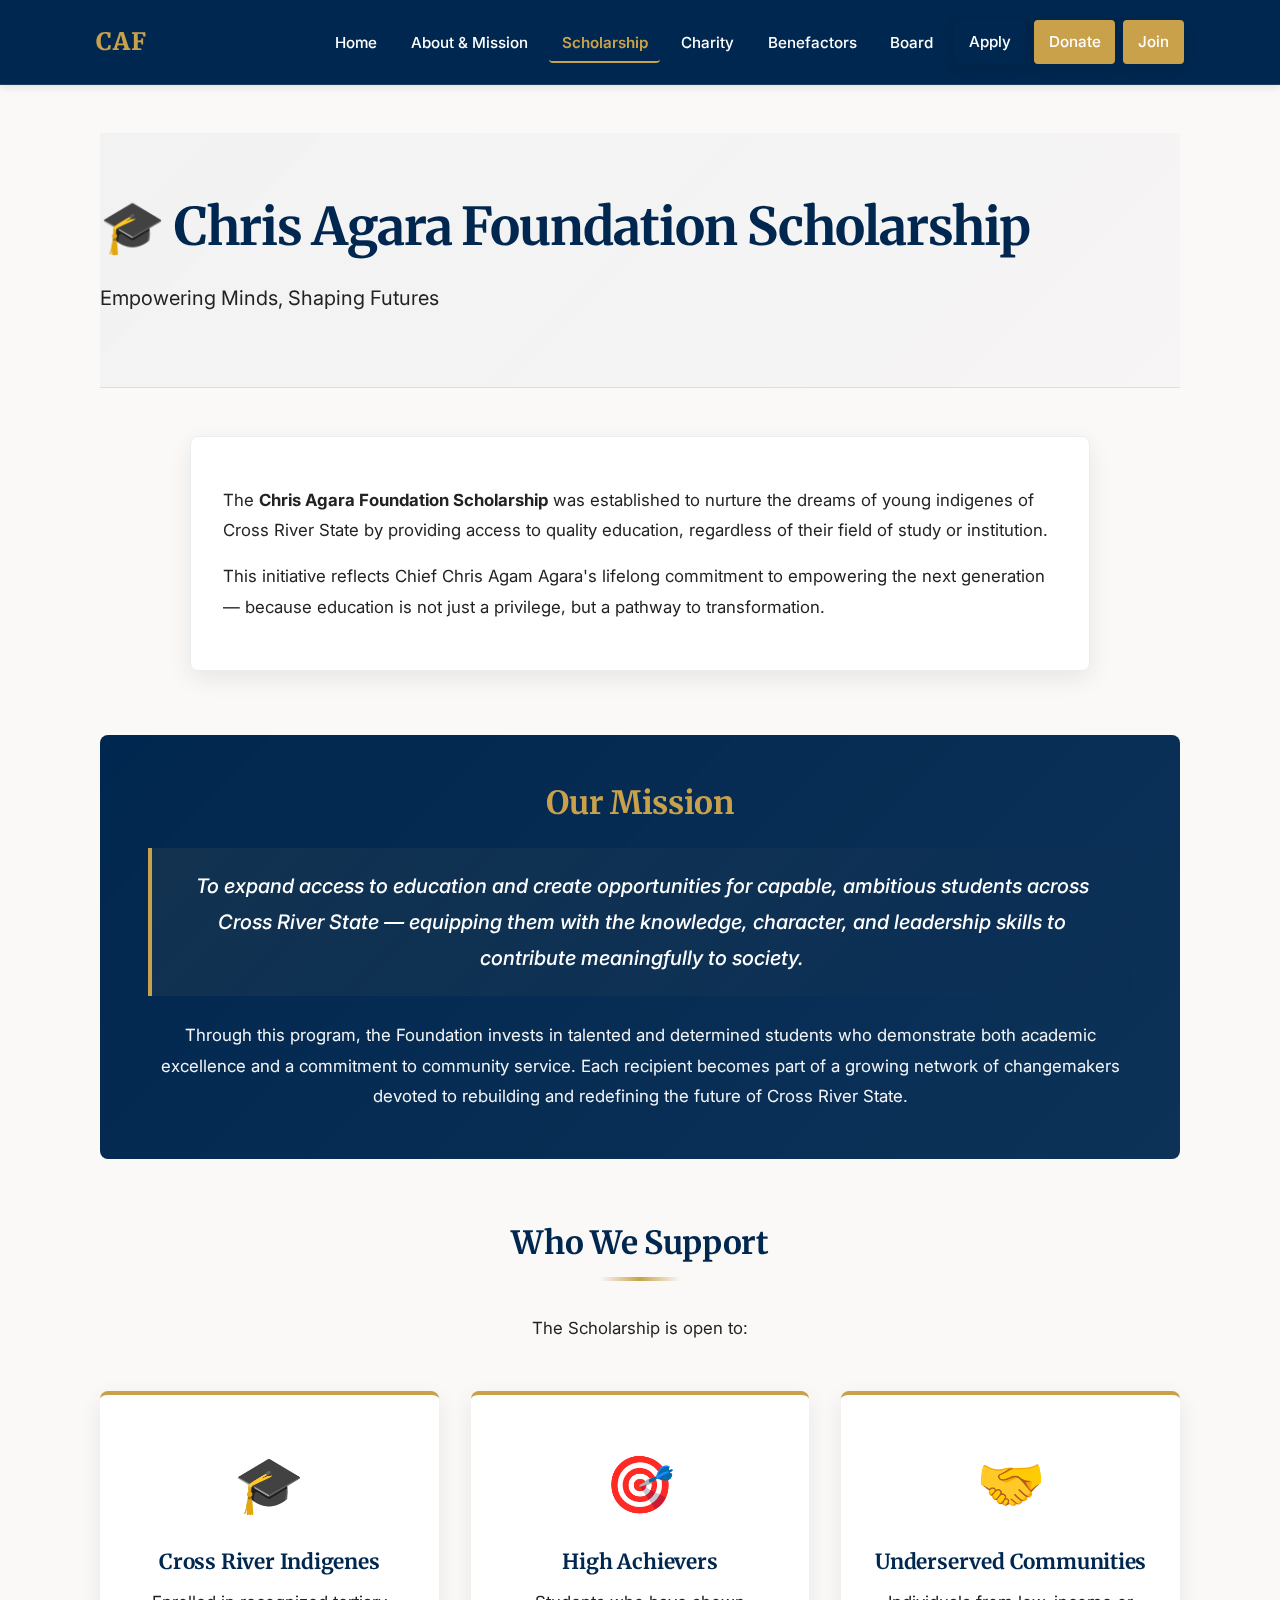
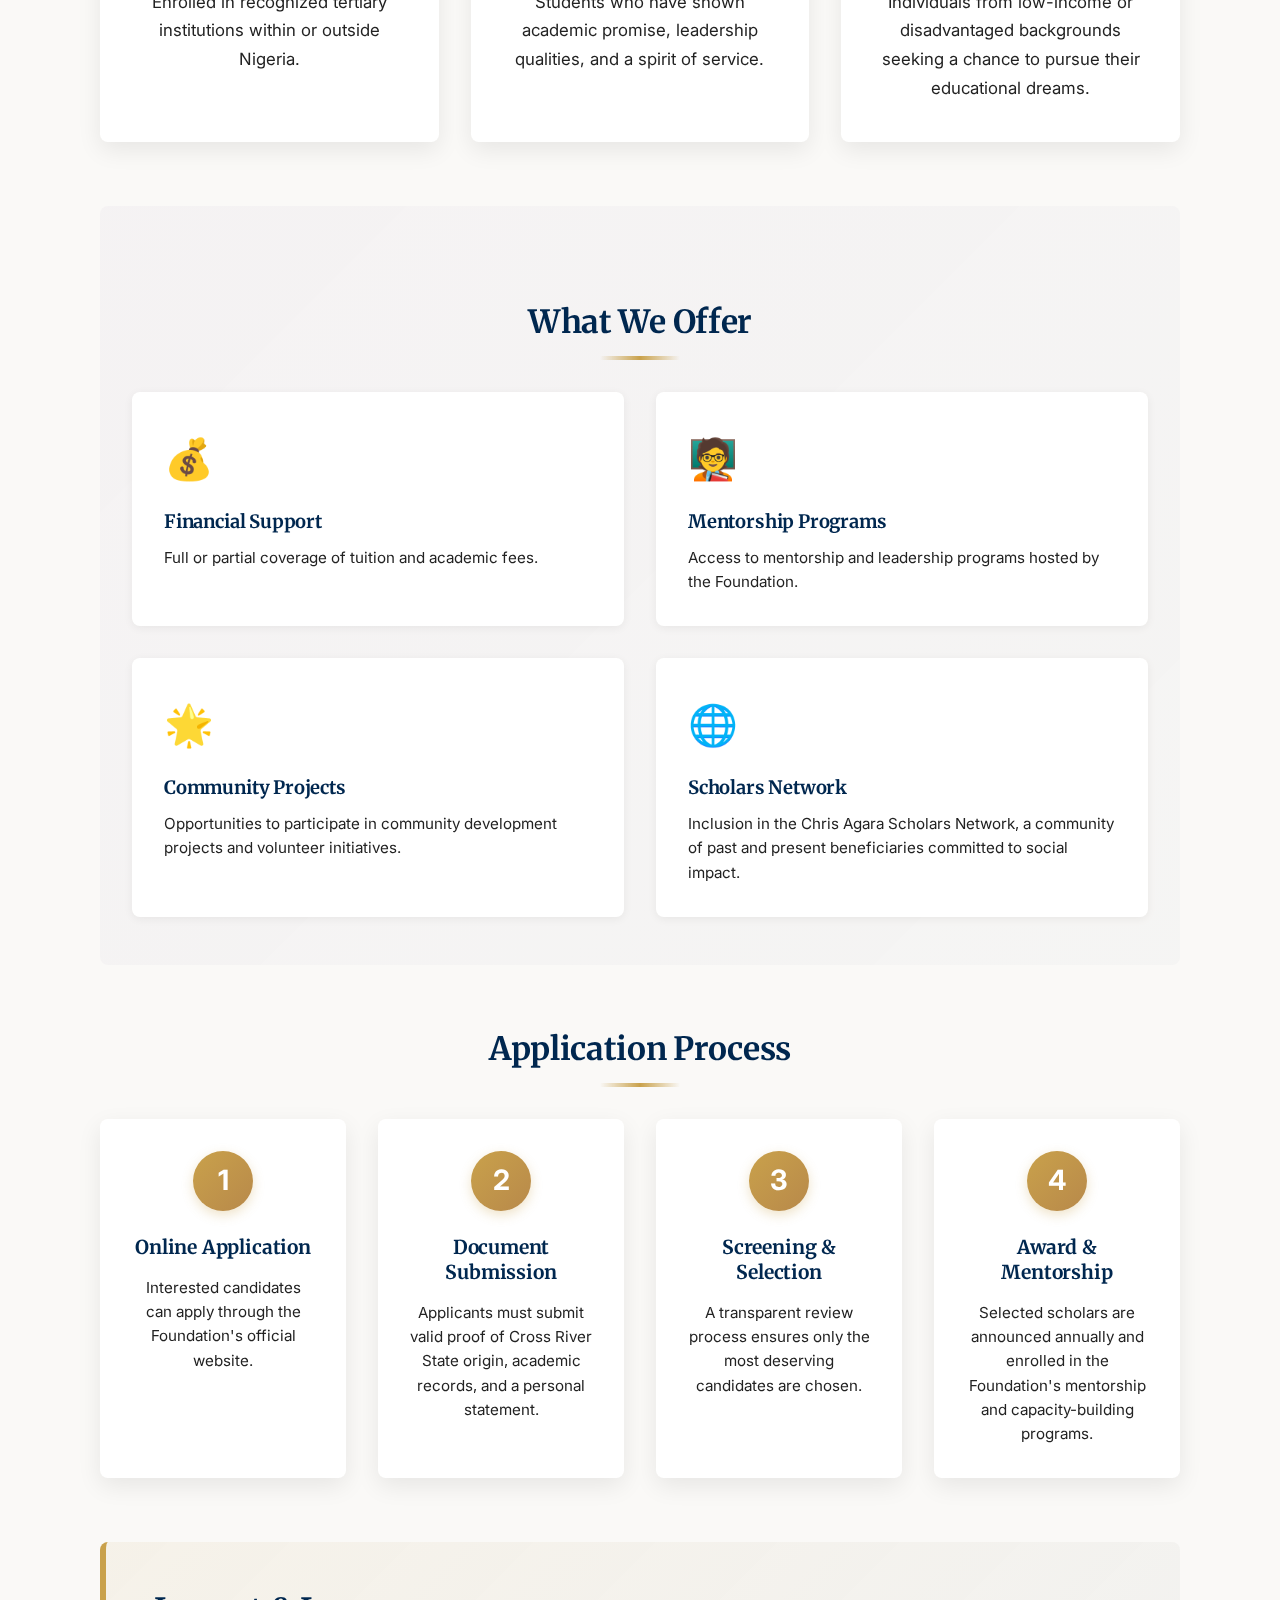
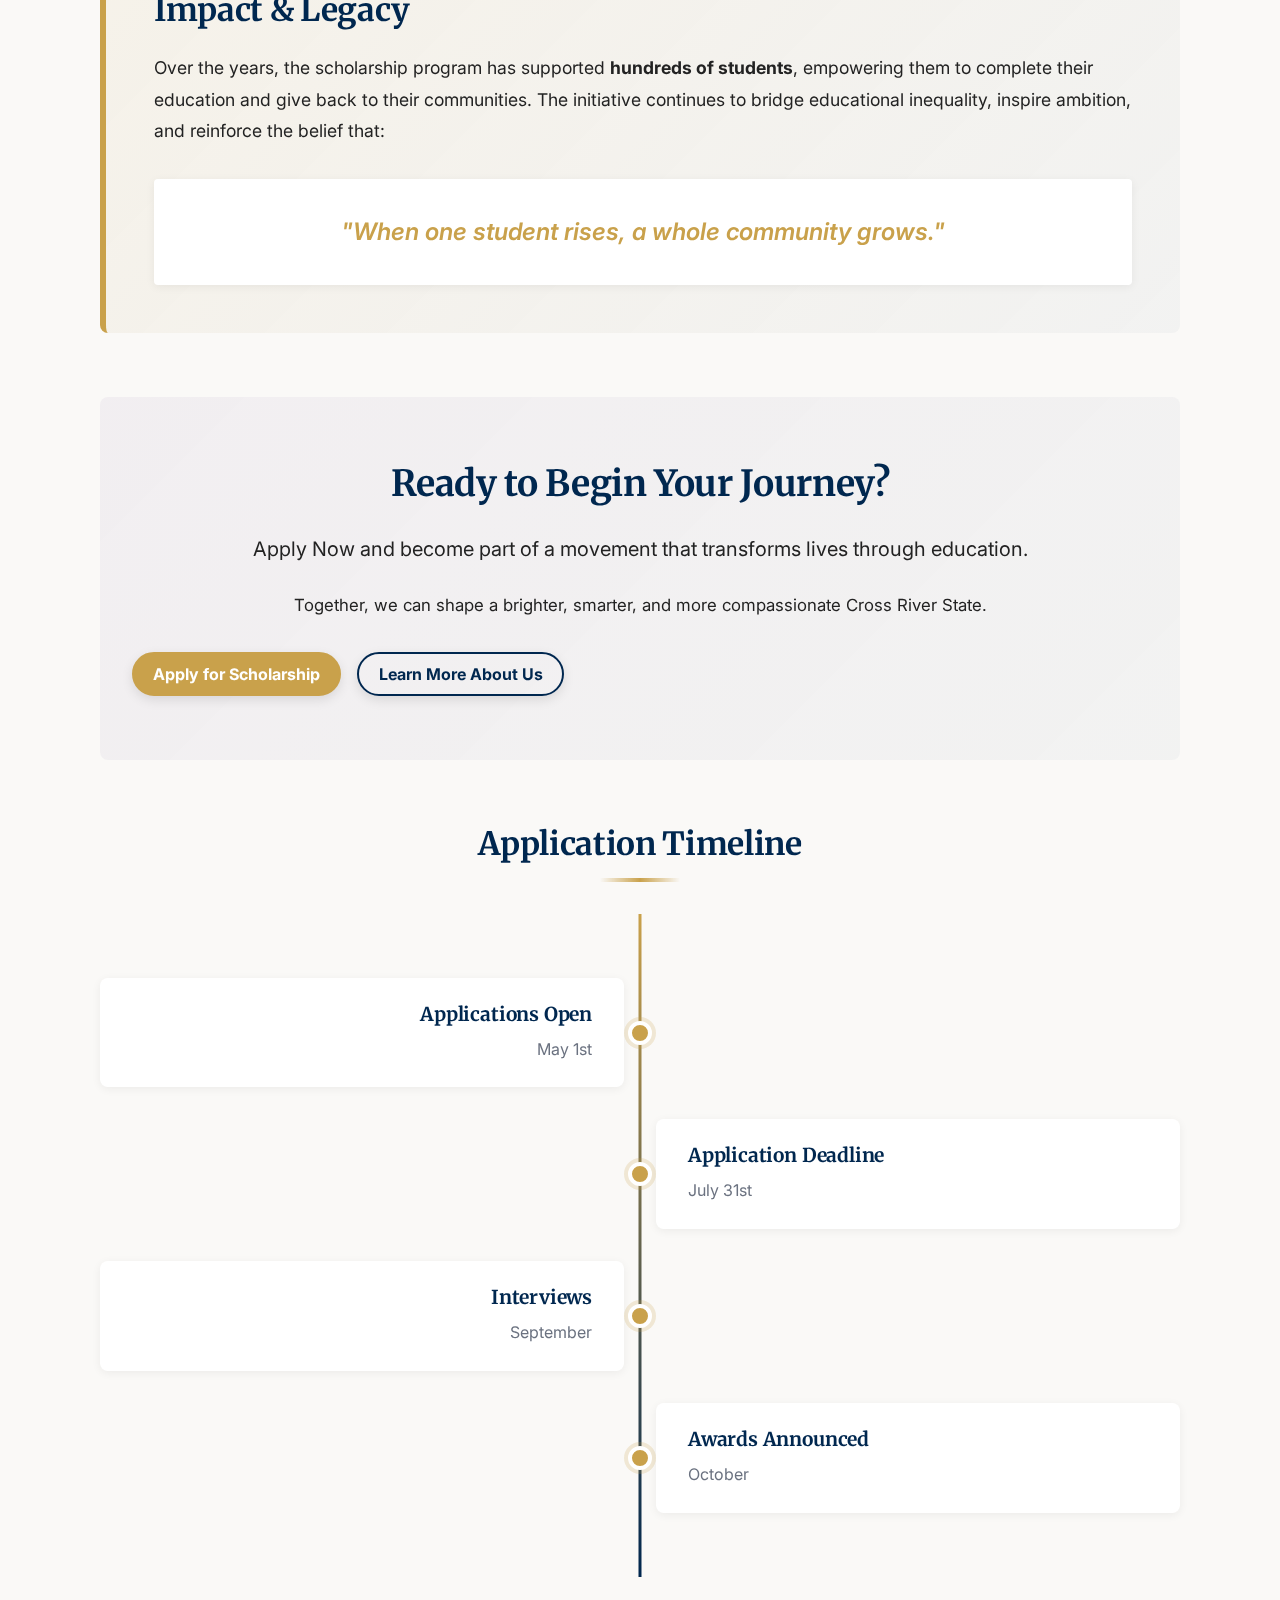
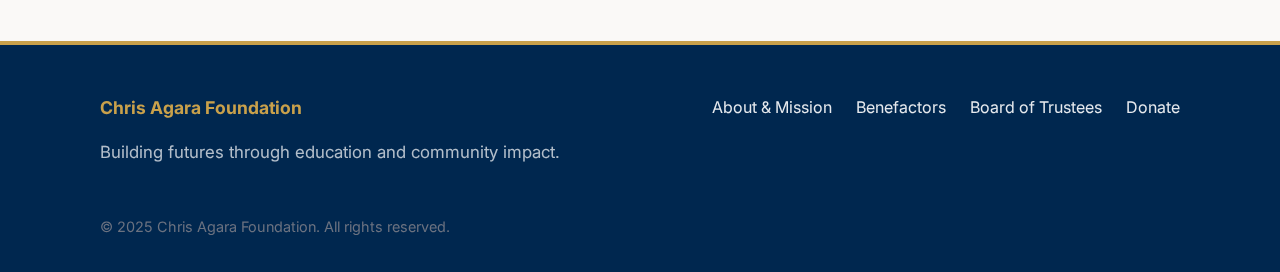
<file: scholarship.html>
<!DOCTYPE html>
<html lang="en">
<head>
    <meta charset="utf-8" />
    <meta name="viewport" content="width=device-width, initial-scale=1" />
    <title>Scholarship | Chris Agara Foundation</title>
    <link href="https://fonts.googleapis.com/css2?family=Merriweather:wght@400;700&family=Inter:wght@400;600;700&display=swap" rel="stylesheet" />
    <link rel="stylesheet" href="styles.css" />
</head>
<body>
    <div class="bg-slideshow">
        <div class="slide"></div>
        <div class="slide"></div>
        <div class="slide"></div>
    </div>
    <a class="skip-link" href="#main">Skip to content</a>
    <header class="site-header">
        <div class="container">
            <div class="brand">
                <a href="index.html" class="logo" aria-label="Home">CAF</a>
            </div>
            <nav class="site-nav" aria-label="Primary">
                <ul>
                    <li><a href="index.html">Home</a></li>
                    <li><a href="about.html">About & Mission</a></li>
                    <li><a href="scholarship.html" aria-current="page">Scholarship</a></li>
                    <li><a href="charity.html">Charity</a></li>
                    <li><a href="benefactors.html">Benefactors</a></li>
                    <li><a href="board.html">Board</a></li>
                    <li><a class="btn btn-secondary" href="apply.html">Apply</a></li>
                    <li><a class="btn btn-primary" href="donate.html">Donate</a></li>
                    <li><a class="btn btn-primary" href="join.html">Join</a></li>
                </ul>
            </nav>
        </div>
    </header>

    <main id="main" class="container">
        <!-- Hero Section -->
        <section class="page-hero">
            <h1 class="hero-title-animated">🎓 Chris Agara Foundation Scholarship</h1>
            <p class="lead">Empowering Minds, Shaping Futures</p>
        </section>

        <!-- Introduction -->
        <section class="scholarship-intro">
            <div class="card">
                <p>The <strong>Chris Agara Foundation Scholarship</strong> was established to nurture the dreams of young indigenes of Cross River State by providing access to quality education, regardless of their field of study or institution.</p>
                <p>This initiative reflects Chief Chris Agam Agara's lifelong commitment to empowering the next generation — because education is not just a privilege, but a pathway to transformation.</p>
            </div>
        </section>

        <!-- Mission Statement -->
        <section class="mission-highlight">
            <div class="mission-card-large">
                <h2>Our Mission</h2>
                <p class="mission-statement">To expand access to education and create opportunities for capable, ambitious students across Cross River State — equipping them with the knowledge, character, and leadership skills to contribute meaningfully to society.</p>
                <p>Through this program, the Foundation invests in talented and determined students who demonstrate both academic excellence and a commitment to community service. Each recipient becomes part of a growing network of changemakers devoted to rebuilding and redefining the future of Cross River State.</p>
            </div>
        </section>

        <!-- Who We Support -->
        <section>
            <h2 class="section-title">Who We Support</h2>
            <p class="center" style="max-width:800px;margin:0 auto 2rem">The Scholarship is open to:</p>
            <div class="support-grid">
                <div class="support-card">
                    <div class="support-icon">🎓</div>
                    <h3>Cross River Indigenes</h3>
                    <p>Enrolled in recognized tertiary institutions within or outside Nigeria.</p>
                </div>
                <div class="support-card">
                    <div class="support-icon">🎯</div>
                    <h3>High Achievers</h3>
                    <p>Students who have shown academic promise, leadership qualities, and a spirit of service.</p>
                </div>
                <div class="support-card">
                    <div class="support-icon">🤝</div>
                    <h3>Underserved Communities</h3>
                    <p>Individuals from low-income or disadvantaged backgrounds seeking a chance to pursue their educational dreams.</p>
                </div>
            </div>
        </section>

        <!-- What We Offer -->
        <section class="what-we-offer">
            <h2 class="section-title">What We Offer</h2>
            <div class="offer-grid">
                <div class="offer-item">
                    <div class="offer-icon">💰</div>
                    <h3>Financial Support</h3>
                    <p>Full or partial coverage of tuition and academic fees.</p>
                </div>
                <div class="offer-item">
                    <div class="offer-icon">🧑‍🏫</div>
                    <h3>Mentorship Programs</h3>
                    <p>Access to mentorship and leadership programs hosted by the Foundation.</p>
                </div>
                <div class="offer-item">
                    <div class="offer-icon">🌟</div>
                    <h3>Community Projects</h3>
                    <p>Opportunities to participate in community development projects and volunteer initiatives.</p>
                </div>
                <div class="offer-item">
                    <div class="offer-icon">🌐</div>
                    <h3>Scholars Network</h3>
                    <p>Inclusion in the Chris Agara Scholars Network, a community of past and present beneficiaries committed to social impact.</p>
                </div>
            </div>
        </section>

        <!-- Application Process -->
        <section class="application-process">
            <h2 class="section-title">Application Process</h2>
            <div class="process-steps">
                <div class="process-step">
                    <div class="step-number">1</div>
                    <h3>Online Application</h3>
                    <p>Interested candidates can apply through the Foundation's official website.</p>
                </div>
                <div class="process-step">
                    <div class="step-number">2</div>
                    <h3>Document Submission</h3>
                    <p>Applicants must submit valid proof of Cross River State origin, academic records, and a personal statement.</p>
                </div>
                <div class="process-step">
                    <div class="step-number">3</div>
                    <h3>Screening & Selection</h3>
                    <p>A transparent review process ensures only the most deserving candidates are chosen.</p>
                </div>
                <div class="process-step">
                    <div class="step-number">4</div>
                    <h3>Award & Mentorship</h3>
                    <p>Selected scholars are announced annually and enrolled in the Foundation's mentorship and capacity-building programs.</p>
                </div>
            </div>
        </section>

        <!-- Impact & Legacy -->
        <section class="impact-section">
            <div class="impact-card">
                <h2>Impact & Legacy</h2>
                <p>Over the years, the scholarship program has supported <strong>hundreds of students</strong>, empowering them to complete their education and give back to their communities. The initiative continues to bridge educational inequality, inspire ambition, and reinforce the belief that:</p>
                <blockquote class="impact-quote">
                    "When one student rises, a whole community grows."
                </blockquote>
            </div>
        </section>

        <!-- Call to Action -->
        <section class="cta-section scholarship-cta">
            <h2>Ready to Begin Your Journey?</h2>
            <p class="lead">Apply Now and become part of a movement that transforms lives through education.</p>
            <p>Together, we can shape a brighter, smarter, and more compassionate Cross River State.</p>
            <div class="cta-row">
                <a class="btn btn-primary" href="apply.html">Apply for Scholarship</a>
                <a class="btn btn-secondary" href="about.html">Learn More About Us</a>
            </div>
        </section>

        <!-- Timeline Section -->
        <section class="timeline-section">
            <h2 class="section-title">Application Timeline</h2>
            <div class="timeline">
                <div class="timeline-item">
                    <div class="timeline-marker"></div>
                    <div class="timeline-content">
                        <h3>Applications Open</h3>
                        <p>May 1st</p>
                    </div>
                </div>
                <div class="timeline-item">
                    <div class="timeline-marker"></div>
                    <div class="timeline-content">
                        <h3>Application Deadline</h3>
                        <p>July 31st</p>
                    </div>
                </div>
                <div class="timeline-item">
                    <div class="timeline-marker"></div>
                    <div class="timeline-content">
                        <h3>Interviews</h3>
                        <p>September</p>
                    </div>
                </div>
                <div class="timeline-item">
                    <div class="timeline-marker"></div>
                    <div class="timeline-content">
                        <h3>Awards Announced</h3>
                        <p>October</p>
                    </div>
                </div>
            </div>
        </section>
    </main>

    <footer class="site-footer">
        <div class="container footer-grid">
            <div>
                <strong>Chris Agara Foundation</strong>
                <p class="muted">Building futures through education and community impact.</p>
            </div>
            <nav aria-label="Footer">
                <ul class="footer-links">
                    <li><a href="about.html">About & Mission</a></li>
                    <li><a href="benefactors.html">Benefactors</a></li>
                    <li><a href="board.html">Board of Trustees</a></li>
                    <li><a href="donate.html">Donate</a></li>
                </ul>
            </nav>
        </div>
        <div class="container tiny">© 2025 Chris Agara Foundation. All rights reserved.</div>
    </footer>

    <script>
    // Header scroll effect
    window.addEventListener('scroll', function() {
        const header = document.querySelector('.site-header');
        if (header) {
            if (window.scrollY > 50) {
                header.classList.add('scrolled');
            } else {
                header.classList.remove('scrolled');
            }
        }
    });
    </script>
</body>
</html>
</file>
<file: styles.css>
/*  serif headings, clean grid, calm colorway.
   File: css/style.css */

/* --------- Design Tokens --------- */
:root{
  --navy:#00274F;
  --purple:#5B2E8A;
  --gold:#C9A14B;
  --bg:#FAF9F7;
  --text:#222222;
  --muted:#6b7280;
  --white:#ffffff;
  --max:1120px;
  --radius:8px;
  --radius-sm:4px;
  --shadow:0 8px 24px rgba(0,0,0,.08);
  --shadow-sm:0 2px 10px rgba(0,0,0,.06);
  --gap:1rem;
  --spacing:3rem;
}

/* --------- Page Transitions --------- */
.page-transition-overlay {
  position: fixed;
  top: 0;
  left: 0;
  width: 100%;
  height: 100%;
  background: var(--bg);
  z-index: 9999;
  opacity: 0;
  pointer-events: none;
  transition: opacity 0.4s ease-in-out;
}

.page-transition-overlay.active {
  opacity: 1;
  pointer-events: all;
}

/* Page fade-in animation on load */
body {
  animation: pageSlideIn 0.5s ease-out;
}

@keyframes pageSlideIn {
  from {
    opacity: 0;
    transform: translateY(20px);
  }
  to {
    opacity: 1;
    transform: translateY(0);
  }
}

/* Optional: Smooth content reveal */
main {
  animation: contentFadeIn 0.6s ease-out 0.1s both;
}

@keyframes contentFadeIn {
  from {
    opacity: 0;
  }
  to {
    opacity: 1;
  }
}

/* --------- Base --------- */
*{box-sizing:border-box}
html,body{margin:0;padding:0}
body{
  background:var(--bg);
  color:var(--text);
  font-family:Inter, 'Source Sans 3', system-ui, -apple-system, sans-serif;
  line-height:1.75;
  font-weight:400;
  font-size:16px;
  -webkit-font-smoothing:antialiased;
  -moz-osx-font-smoothing:grayscale;
  position:relative;
  min-height:100vh;
}

/* Background Slideshow */
.bg-slideshow{position:fixed;top:0;left:0;width:100%;height:100%;z-index:-1;overflow:hidden}
.bg-slideshow::before{content:'';position:absolute;top:0;left:0;width:100%;height:100%;background:rgba(250,249,247,.94);z-index:2}
.bg-slideshow .slide{position:absolute;top:0;left:0;width:100%;height:100%;background-size:cover;background-position:center;opacity:0;animation:slideshow 24s infinite}
.bg-slideshow .slide:nth-child(1){animation-delay:0s;background-image:url('https://images.unsplash.com/photo-1523580846011-d3a5bc25702b?q=80&w=2000&auto=format&fit=crop')}
.bg-slideshow .slide:nth-child(2){animation-delay:8s;background-image:url('https://images.unsplash.com/photo-1529156069898-49953e39b3ac?q=80&w=2000&auto=format&fit=crop')}
.bg-slideshow .slide:nth-child(3){animation-delay:16s;background-image:url('https://images.unsplash.com/photo-1509099836639-18ba1795216d?q=80&w=2000&auto=format&fit=crop')}

@keyframes slideshow{
  0%{opacity:0}
  4%{opacity:1}
  33.33%{opacity:1}
  37.33%{opacity:0}
  100%{opacity:0}
}
img{max-width:100%;height:auto;display:block}
a{color:inherit}
.container{max-width:var(--max);margin:0 auto;padding:0 1.25rem;position:relative;z-index:1}
@media (max-width:480px){
  .container{padding:0 1rem}
}
.muted{color:var(--muted)}
.lead{font-size:1.25rem;line-height:1.7;color:var(--text);font-weight:400;margin:1.5rem 0}
.tiny{font-size:.9rem;color:var(--muted)}
.sr-only{position:absolute;left:-9999px}

/* Section spacing */
section{margin:3rem 0}
section + section{margin-top:4rem}
@media (max-width:768px){
  section{margin:2rem 0}
  section + section{margin-top:3rem}
}

/* --------- Typography --------- */
h1,h2,h3,h4{
  font-family:Merriweather, 'Libre Baskerville', Georgia, serif;
  color:var(--navy);
  line-height:1.3;
  margin:0 0 1rem 0;
  font-weight:700;
  letter-spacing:-0.01em;
}
h1{font-size:2.75rem;line-height:1.2}
h2{font-size:2rem;margin-top:3rem;margin-bottom:1.25rem}
h3{font-size:1.5rem;margin-top:2rem}
h4{font-size:1.25rem}
p{margin:1rem 0;line-height:1.8;font-size:1.05rem}
@media (max-width:768px){
  h1{font-size:2rem}
  h2{font-size:1.6rem}
  h3{font-size:1.3rem}
  p{font-size:1rem}
}
@media (max-width:480px){
  h1{font-size:1.75rem}
  h2{font-size:1.4rem}
  h3{font-size:1.15rem}
  h4{font-size:1.05rem}
  body{font-size:15px}
}

/* --------- Header / Nav --------- */
.skip-link{
  position:absolute;left:-9999px;top:auto;width:1px;height:1px;overflow:hidden;
}
.skip-link:focus{
  left:1rem;top:1rem;width:auto;height:auto;background:#fff;color:#000;
  padding:.5rem .75rem;border-radius:6px;z-index:1000;
}

.site-header{
  background:var(--navy);
  border-bottom:1px solid rgba(255,255,255,.1);
  box-shadow:0 2px 8px rgba(0,0,0,.1);
  position:sticky;
  top:0;
  z-index:100;
  transition:all .3s ease;
}
.site-header.scrolled{
  box-shadow:0 4px 16px rgba(0,0,0,.15);
  border-bottom-color:var(--gold);
}
.site-header .container{
  display:flex;align-items:center;justify-content:space-between;
  padding:1.25rem 1rem;
  transition:padding .3s ease;
}
.site-header.scrolled .container{
  padding:.85rem 1rem;
}
.logo{
  color:var(--gold);text-decoration:none;font-weight:800;font-size:1.5rem;
  letter-spacing:1px;
  transition:color .3s ease, transform .3s ease;
  font-family:Merriweather, serif;
}
.logo:hover{color:#fff;transform:scale(1.05)}
.site-nav ul{
  list-style:none;margin:0;padding:0;display:flex;gap:.5rem;flex-wrap:wrap;align-items:center;
}
.site-nav a{
  text-decoration:none;color:#fff;padding:.6rem .8rem;border-radius:4px;
  transition:background .3s ease, color .3s ease;
  font-weight:500;
  font-size:.95rem;
}
.site-nav a:hover{background:rgba(201,161,75,.15);color:var(--gold)}
.site-nav a[aria-current="page"]{font-weight:600;color:var(--gold);border-bottom:2px solid var(--gold)}

/* Mobile Navigation */
.mobile-menu-toggle {
  display: none;
  background: transparent;
  border: none;
  color: #fff;
  font-size: 1.75rem;
  cursor: pointer;
  padding: 0.5rem;
  z-index: 101;
  position: relative;
}

@media (max-width: 968px) {
  .mobile-menu-toggle {
    display: block;
  }
  
  .site-header .container {
    flex-wrap: nowrap;
  }
  
  .site-nav {
    position: fixed;
    top: 0;
    right: -100%;
    width: 85%;
    max-width: 400px;
    height: 100vh;
    background: var(--navy);
    z-index: 99;
    transition: right 0.3s ease;
    overflow-y: auto;
    padding: 5rem 2rem 2rem;
    box-shadow: -4px 0 24px rgba(0,0,0,0.3);
  }
  
  .site-nav.active {
    right: 0;
  }
  
  .site-nav ul {
    flex-direction: column;
    gap: 0;
    width: 100%;
  }
  
  .site-nav li {
    width: 100%;
    border-bottom: 1px solid rgba(255,255,255,0.1);
  }
  
  .site-nav a {
    display: block;
    padding: 1rem 0;
    font-size: 1.1rem;
    width: 100%;
    border-radius: 0;
  }
  
  .site-nav .btn {
    width: 100%;
    margin-top: 0.5rem;
    text-align: center;
    justify-content: center;
  }
  
  /* Mobile menu overlay */
  .mobile-menu-overlay {
    display: none;
    position: fixed;
    top: 0;
    left: 0;
    width: 100%;
    height: 100%;
    background: rgba(0,0,0,0.6);
    z-index: 98;
    opacity: 0;
    transition: opacity 0.3s ease;
  }
  
  .mobile-menu-overlay.active {
    display: block;
    opacity: 1;
  }
}

/* --------- Buttons --------- */
.btn{
  display:inline-block;border-radius:999px;padding:.65rem 1.2rem;text-decoration:none;
  font-weight:700;line-height:1;border:2px solid transparent;
  transition:transform .25s ease, box-shadow .25s ease, background .25s ease, color .25s ease;
  box-shadow:0 4px 12px rgba(0,0,0,.1);
  cursor:pointer;
  /* Mobile-friendly touch target */
  min-height: 44px;
  display: inline-flex;
  align-items: center;
  justify-content: center;
}
.btn:hover{transform:translateY(-2px) scale(1.02);box-shadow:0 6px 20px rgba(102,199,244,.4)}
.btn:active{transform:translateY(0);box-shadow:0 2px 8px rgba(0,0,0,.15)}
button.btn{font-family:inherit}
.btn-primary{background:var(--gold);color:#fff;border-color:var(--gold)}
.btn-primary:hover{background:#b8902d;box-shadow:0 8px 24px rgba(201,161,75,.4)}
.btn-secondary{background:transparent;color:var(--navy);border-color:var(--navy);border-width:2px}
.btn-secondary:hover{background:var(--navy);color:#fff}
.btn-link{background:transparent;color:var(--navy);text-decoration:underline;padding:0;border:none}

/* --------- Hero --------- */
.hero{padding:2rem 0}
.hero-grid{display:grid;gap:1rem}
@media (min-width:768px){.hero-grid{grid-template-columns:1fr 1fr}}
.hero-card{
  border-radius:var(--radius);
  padding:1.25rem;
  color:#fff;
  box-shadow:var(--shadow);
  min-height:220px;
  display:flex;flex-direction:column;justify-content:center;
}
.hero-card.navy{background:var(--navy)}
.hero-card.purple{background:var(--purple)}
.hero-title{color:#fff;margin:0 0 .5rem}
.cta-row{display:flex;gap:1rem;flex-wrap:wrap;margin-top:2rem;align-items:center}
@media (max-width:640px){
  .cta-row{flex-direction:column;width:100%}
  .cta-row .btn{width:100%;min-width:0}
}

/* --------- Sections / Layout --------- */
.page-hero{
  padding:4rem 0 3rem;margin-bottom:3rem;
  background:linear-gradient(135deg, rgba(0,39,79,.03), rgba(91,46,138,.02));
  border-bottom:1px solid rgba(0,39,79,.1);
}
@media (max-width:768px){
  .page-hero{padding:2.5rem 0 2rem}
}
.page-hero h1.hero-title-animated{
  font-size:3.25rem;
  color:var(--navy);
  font-weight:700;
  letter-spacing:-0.02em;
  line-height:1.15;
  margin-bottom:1.5rem;
}
@media (max-width:768px){
  .page-hero h1.hero-title-animated{font-size:2.25rem}
}
@keyframes gradient-shift{
  0%,100%{background-position:0% 50%}
  50%{background-position:100% 50%}
}
.page-hero h1.hero-title-animated{
  animation:gradient-shift 3s ease infinite;
}

/* Swosh in animations */
@keyframes swosh-in-left{
  0%{opacity:0;transform:translateX(-60px) scale(0.95)}
  100%{opacity:1;transform:translateX(0) scale(1)}
}
@keyframes swosh-in-right{
  0%{opacity:0;transform:translateX(60px) scale(0.95)}
  100%{opacity:1;transform:translateX(0) scale(1)}
}
.swosh-first{
  animation:swosh-in-left 0.8s ease-out forwards;
  animation-delay:0.2s;
  opacity:0;
}
.swosh-second{
  animation:swosh-in-right 0.8s ease-out forwards;
  animation-delay:0.6s;
  opacity:0;
}
.split{display:grid;gap:2rem;margin:3rem auto;max-width:1100px}
@media (min-width:768px){.split{grid-template-columns:1fr 1fr;gap:2.5rem}}
.split article{
  background:#fff;
  padding:2.5rem;
  border-radius:var(--radius);
  box-shadow:var(--shadow);
  transition:transform .3s ease, box-shadow .3s ease;
  border-top:3px solid var(--gold);
}
.split article:hover{transform:translateY(-4px);box-shadow:0 12px 32px rgba(0,39,79,.12)}
.grid-2{display:grid;gap:2rem;margin:2rem 0}
@media (min-width:768px){.grid-2{grid-template-columns:1fr 1fr;gap:2.5rem}}
.card-grid{display:grid;gap:1.5rem;grid-template-columns:1fr;margin:2rem 0}
@media (min-width:768px){.card-grid{grid-template-columns:repeat(2,1fr)}}
@media (min-width:900px){.card-grid{grid-template-columns:repeat(3,1fr)}}
.card{
  background:#fff;border-radius:var(--radius);padding:2rem;box-shadow:var(--shadow);
  transition:transform .3s ease, box-shadow .3s ease;
  border:1px solid rgba(0,39,79,.08);
}
.card:hover{transform:translateY(-6px);box-shadow:0 16px 40px rgba(0,39,79,.15)}
.check-list{padding-left:1.5rem;list-style:none}
.check-list li{margin:.75rem 0;position:relative;line-height:1.7}
.check-list li::before{content:'✓';position:absolute;left:-1.5rem;color:var(--gold);font-weight:700;font-size:1.1rem}

/* --------- Forms --------- */
.form{display:grid;gap:1rem;max-width:760px;margin:0 auto}
fieldset{border:2px solid rgba(0,39,79,.1);border-radius:var(--radius);padding:1.5rem;margin-bottom:1.5rem}
legend{padding:0 .5rem;font-weight:700;color:var(--navy);font-size:1.1rem}
label{font-weight:600;display:block;margin-bottom:.5rem;color:var(--text)}
input[type="text"],input[type="email"],input[type="tel"],input[type="date"],
input[type="number"],input[type="file"],input[type="url"],select,textarea{
  width:100%;padding:.85rem 1rem;border:2px solid #d1d5db;border-radius:var(--radius-sm);background:#fff;font:inherit;
  transition:border-color .3s ease, box-shadow .3s ease;
}
input:focus,select:focus,textarea:focus{
  outline:none;
  border-color:var(--gold);
  box-shadow:0 0 0 3px rgba(201,161,75,.1);
}
textarea{resize:vertical;min-height:120px}
.checkbox,.radio{display:flex;gap:.75rem;align-items:flex-start;margin:.5rem 0}
.amounts{display:flex;gap:.75rem;flex-wrap:wrap}
.form-actions{display:flex;gap:1rem;align-items:center;flex-wrap:wrap;margin-top:2rem}
.btn:focus,.site-nav a:focus{
  outline:3px solid rgba(201,161,75,.5);outline-offset:2px;
}

/* Progress / status */
[aria-live]{min-height:1px}

/* --------- People / Logos --------- */
.people .person img{
  width:100%;height:auto;border-radius:var(--radius);margin-bottom:.5rem;
}
.logo-grid{
  display:grid;grid-template-columns:repeat(2,1fr);gap:1rem;align-items:center;
}
@media (min-width:768px){.logo-grid{grid-template-columns:repeat(4,1fr)}}
.logo-grid img{
  background:#fff;border-radius:8px;padding:.75rem;box-shadow:var(--shadow-sm);
}

/* --------- Gallery --------- */
.gallery{margin:2rem 0}
.gallery-grid{display:grid;gap:1rem}
@media (min-width:768px){.gallery-grid{grid-template-columns:repeat(3,1fr)}}
.gallery figure{position:relative;overflow:hidden;border-radius:var(--radius);box-shadow:var(--shadow);margin:0;cursor:pointer;border:2px solid transparent;transition:border .3s ease}
.gallery figure:hover{border-color:var(--sky)}
.gallery img{width:100%;height:220px;object-fit:cover;display:block;transition:transform .6s ease, filter .3s ease}
.gallery figure:hover img{transform:scale(1.08);filter:brightness(1.1)}
.gallery figcaption{position:absolute;left:0;right:0;bottom:0;background:linear-gradient(180deg, rgba(0,0,0,0), rgba(0,39,79,.7));color:#fff;padding:.5rem .75rem;font-weight:600;transform:translateY(100%);transition:transform .3s ease}
.gallery figure:hover figcaption{transform:translateY(0)}

/* About Founder Section */
.about-founder{background:#fff;padding:4rem 0;margin:4rem 0;border-top:1px solid rgba(0,39,79,.1);border-bottom:1px solid rgba(0,39,79,.1)}
.about-founder h2{text-align:center;margin-bottom:3rem;color:var(--navy)}
.founder-layout{display:grid;gap:3rem;align-items:start}
@media (min-width:768px){.founder-layout{grid-template-columns:320px 1fr;gap:4rem}}
.founder-image{text-align:center}
.founder-image img{width:100%;max-width:320px;height:auto;border-radius:var(--radius);box-shadow:var(--shadow);border:4px solid var(--gold);object-fit:cover}
.founder-bio h3{margin-top:0;color:var(--navy);font-size:1.75rem}
.founder-bio p{margin:1.25rem 0;line-height:1.8}
@media (max-width:767px){
  .about-founder{padding:3rem 0}
  .founder-image img{max-width:240px;margin:0 auto}
  .founder-layout{gap:2rem}
}

/* Upload Gallery */
.upload-gallery{margin:2rem 0;padding:1.5rem;background:#fff;border-radius:var(--radius);box-shadow:var(--shadow)}
.upload-zone{border:2px dashed var(--sky);border-radius:var(--radius);padding:2rem;text-align:center;background:rgba(102,199,244,.05);transition:background .25s ease, border-color .25s ease, transform .25s ease;cursor:pointer}
.upload-zone:hover{background:rgba(102,199,244,.12);border-color:var(--navy)}
.upload-zone.drag-over{background:rgba(102,199,244,.2);border-color:var(--purple);transform:scale(1.02)}
.upload-zone input[type="file"]{display:none}

/* Gallery item animations */
.gallery-item-new{opacity:0;transform:scale(0.8);transition:opacity .4s ease, transform .4s ease}
.gallery-item-new.visible{opacity:1;transform:scale(1)}

/* Remove button */
.remove-photo{position:absolute;top:.5rem;right:.5rem;background:rgba(0,0,0,.7);color:#fff;border:none;border-radius:50%;width:28px;height:28px;font-size:20px;line-height:1;cursor:pointer;opacity:0;transition:opacity .25s ease, background .25s ease;z-index:10}
.gallery figure:hover .remove-photo{opacity:1}
.remove-photo:hover{background:rgba(220,38,38,.9)}

/* Upload notification */
.upload-notification{padding:.75rem 1rem;border-radius:var(--radius-sm);margin-bottom:1rem;font-weight:600;opacity:0;transform:translateY(-10px);transition:opacity .3s ease, transform .3s ease}
.upload-notification.show{opacity:1;transform:translateY(0)}
.upload-notification.success{background:#d1fae5;color:#065f46;border-left:4px solid #10b981}
.upload-notification.error{background:#fee2e2;color:#991b1b;border-left:4px solid #ef4444}
.upload-notification.info{background:#dbeafe;color:#1e40af;border-left:4px solid #3b82f6}

/* --------- Footer --------- */
.site-footer{
  margin-top:4rem;padding:3rem 0 2rem;
  background:var(--navy);
  border-top:4px solid var(--gold);
  color:#fff;
}
.site-footer strong{color:var(--gold);font-size:1.1rem}
.site-footer .muted{color:rgba(255,255,255,.7);line-height:1.6}
.site-footer a{color:rgba(255,255,255,.9);transition:color .3s ease;text-decoration:none}
.site-footer a:hover{color:var(--gold)}
.footer-grid{display:flex;justify-content:space-between;flex-wrap:wrap;gap:2rem;margin-bottom:2rem}
.footer-links{list-style:none;margin:0;padding:0;display:flex;gap:1.5rem;flex-wrap:wrap}
@media (max-width:768px){
  .footer-grid{flex-direction:column;gap:1.5rem}
  .footer-links{flex-direction:column;gap:.75rem}
}

/* Better mobile spacing */
@media (max-width:768px){
  .split article{padding:1.75rem}
  .card{padding:1.5rem}
  .mission-card .mission-icon{font-size:2.75rem}
  .value-card{padding:1.5rem 1.25rem}
  .donation-form{padding:1.75rem}
  .form-section{padding:1.75rem}
}

/* --------- About & Mission Page --------- */
/* Mission Intro Section */
.mission-intro{margin:3rem 0}
.mission-intro .card{max-width:900px;margin:0 auto}

/* Mission Sections */
.mission-sections{margin:4rem 0}
.mission-card{position:relative}
.mission-card .mission-icon{font-size:3.5rem;margin-bottom:1rem;display:block}
.mission-card h2{color:var(--navy);margin-top:0;margin-bottom:1rem}
.mission-card h3{color:var(--gold);font-size:1.1rem;margin-top:1.5rem;margin-bottom:.75rem;text-transform:uppercase;letter-spacing:.05em;font-weight:600}
.mission-card h4{color:var(--navy);font-size:1.05rem;margin-top:1.5rem;margin-bottom:1rem;font-weight:600}
.mission-statement{font-style:italic;color:var(--text);padding:1.25rem;background:linear-gradient(135deg,rgba(201,161,75,.08),rgba(0,39,79,.05));border-left:4px solid var(--gold);margin:1rem 0;line-height:1.9;font-size:1.05rem}

/* Vision & Values Section */
.vision-values{margin:5rem 0}
.vision-card{background:linear-gradient(135deg,var(--navy),rgba(0,39,79,.9));color:#fff;padding:3rem 2rem;border-radius:var(--radius);text-align:center;margin-bottom:4rem;box-shadow:var(--shadow);position:relative;overflow:hidden}
.vision-card::before{content:'';position:absolute;top:0;left:0;right:0;bottom:0;background-image:url('https://images.unsplash.com/photo-1523050854058-8df90110c9f1?q=80&w=2000&auto=format&fit=crop');background-size:cover;background-position:center;opacity:.15;z-index:0}
.vision-card > *{position:relative;z-index:1}
.vision-icon{font-size:4rem;margin-bottom:1.5rem}
.vision-card h2{color:#fff;margin-bottom:1.5rem}
.vision-text{font-size:1.35rem;line-height:1.8;max-width:800px;margin:0 auto;font-weight:400}

/* Values Section */
.values-section{margin:4rem 0}
.values-section > h2{text-align:center;margin-bottom:3rem;color:var(--navy);font-size:2.25rem}
.values-grid{display:grid;grid-template-columns:1fr;gap:2rem}
@media (min-width:640px){.values-grid{grid-template-columns:repeat(2,1fr)}}
@media (min-width:900px){.values-grid{grid-template-columns:repeat(3,1fr)}}
@media (min-width:1100px){.values-grid{grid-template-columns:repeat(5,1fr)}}

.value-card{background:#fff;padding:2rem 1.5rem;border-radius:var(--radius);box-shadow:var(--shadow);text-align:center;transition:transform .3s ease,box-shadow .3s ease;border-top:3px solid var(--gold);position:relative}
.value-card:hover{transform:translateY(-8px);box-shadow:0 16px 40px rgba(201,161,75,.2)}
.value-icon{font-size:2.5rem;margin-bottom:1rem;color:var(--gold)}
.value-card h3{color:var(--navy);font-size:1.25rem;margin:1rem 0 .75rem;font-weight:700}
.value-card p{color:var(--text);font-size:.95rem;line-height:1.6;margin:0}

/* Enhanced mission sections with background images */
.mission-sections{position:relative;padding:4rem 0;background:linear-gradient(180deg,rgba(250,249,247,0),rgba(0,39,79,.02),rgba(250,249,247,0))}

/* CTA Section on About page */
.cta-section{background:linear-gradient(135deg,rgba(91,46,138,.05),rgba(0,39,79,.03));padding:4rem 2rem;border-radius:var(--radius);margin:4rem 0}
.cta-section h2{margin-top:0}

/* --------- Donation Page --------- */
/* Impact Section */
.donation-impact{margin:3rem 0;padding:2rem 0}
.impact-grid{display:grid;grid-template-columns:1fr;gap:2rem}
@media (min-width:768px){.impact-grid{grid-template-columns:repeat(3,1fr)}}
.impact-item{text-align:center;padding:2rem;background:#fff;border-radius:var(--radius);box-shadow:var(--shadow);transition:transform .3s ease}
.impact-item:hover{transform:translateY(-6px)}
.impact-icon{font-size:3rem;margin-bottom:1rem}
.impact-item h3{color:var(--gold);font-size:1.75rem;margin:.5rem 0}
.impact-item p{color:var(--text);font-size:.95rem;margin:0}

/* Donation Form Section - Two Column Layout */
.donation-form-section{display:grid;grid-template-columns:1fr;gap:2rem;margin:3rem 0}
@media (min-width:992px){.donation-form-section{grid-template-columns:1fr 380px}}

.donation-form{background:#fff;padding:2.5rem;border-radius:var(--radius);box-shadow:var(--shadow)}

/* Form Steps */
.form-step{display:none}
.form-step.active{display:block;animation:fadeIn .4s ease}
@keyframes fadeIn{from{opacity:0;transform:translateY(10px)}to{opacity:1;transform:translateY(0)}}

/* Amount Selection Cards */
.amount-selection{display:grid;grid-template-columns:repeat(auto-fit,minmax(140px,1fr));gap:1rem;margin:2rem 0}
.amount-card{background:#fff;border:3px solid #e5e7eb;border-radius:var(--radius);padding:1.5rem 1rem;text-align:center;cursor:pointer;transition:all .3s ease;position:relative}
.amount-card:hover{border-color:var(--gold);transform:translateY(-4px);box-shadow:0 8px 20px rgba(201,161,75,.15)}
.amount-card.selected{border-color:var(--gold);background:linear-gradient(135deg,rgba(201,161,75,.08),rgba(0,39,79,.03));box-shadow:0 8px 20px rgba(201,161,75,.2)}
.amount-card.featured{border-color:var(--gold);background:linear-gradient(135deg,rgba(201,161,75,.05),transparent)}
.amount-value{font-size:1.5rem;font-weight:700;color:var(--navy);margin-bottom:.5rem}
.amount-label{font-size:.9rem;color:var(--muted);font-weight:600}
.popular-badge{position:absolute;top:-10px;left:50%;transform:translateX(-50%);background:var(--gold);color:#fff;padding:.25rem .75rem;border-radius:999px;font-size:.75rem;font-weight:700;white-space:nowrap}

/* Custom Amount */
.custom-amount-section{margin:2rem 0}
.custom-amount-section label{display:block;margin-bottom:.75rem;font-weight:600;color:var(--navy)}
.custom-amount-section input{width:100%;font-size:1.25rem;text-align:center}

/* Donation Designation */
.donation-designation{margin:2.5rem 0}
.donation-designation h3{color:var(--navy);font-size:1.3rem;margin-bottom:1.5rem;text-align:center;font-weight:700}
.designation-grid{display:grid;grid-template-columns:1fr;gap:1rem}
@media (min-width:640px){.designation-grid{grid-template-columns:repeat(3,1fr)}}
.designation-card{border:3px solid #e5e7eb;border-radius:var(--radius);padding:1.5rem 1rem;cursor:pointer;transition:all .3s ease;display:block;text-align:center}
.designation-card:hover{border-color:var(--gold);transform:translateY(-2px);box-shadow:0 4px 12px rgba(201,161,75,.15)}
.designation-card input[type="radio"]{display:none}
.designation-card:has(input:checked){border-color:var(--gold);background:linear-gradient(135deg,rgba(201,161,75,.08),rgba(0,39,79,.03));box-shadow:0 4px 12px rgba(201,161,75,.2)}
.designation-content{display:block}
.designation-icon{font-size:2.5rem;display:block;margin-bottom:.75rem}
.designation-content strong{display:block;font-size:1.1rem;margin-bottom:.5rem;color:var(--navy);font-weight:700}
.designation-content small{color:var(--muted);font-size:.85rem;line-height:1.4;display:block}

/* Donation Type Radio Cards */
.donation-type{display:grid;grid-template-columns:1fr 1fr;gap:1rem;margin:2rem 0}
.radio-card{border:2px solid #e5e7eb;border-radius:var(--radius);padding:1.25rem;cursor:pointer;transition:all .3s ease;display:block}
.radio-card:hover{border-color:var(--gold)}
.radio-card input[type="radio"]{display:none}
.radio-card input[type="radio"]:checked + .radio-content{color:var(--navy)}
.radio-card:has(input:checked){border-color:var(--gold);background:rgba(201,161,75,.05)}
.radio-content{display:block;text-align:center}
.radio-content strong{display:block;font-size:1.1rem;margin-bottom:.25rem;color:var(--navy)}
.radio-content small{color:var(--muted);font-size:.85rem}

/* Form Grid */
.form-grid{display:grid;grid-template-columns:1fr;gap:1.25rem}
@media (min-width:640px){.form-grid{grid-template-columns:1fr 1fr}}
.form-group{margin-bottom:1.25rem}
.form-group label{display:block;margin-bottom:.5rem;font-weight:600;color:var(--navy)}

/* Button Group */
.button-group{display:flex;gap:1rem;margin-top:2rem}
.button-group .btn{flex:1}

/* Donation Summary Sidebar */
.donation-summary{background:#fff;padding:2rem;border-radius:var(--radius);box-shadow:var(--shadow);height:fit-content;position:sticky;top:100px}
.donation-summary h3{margin-top:0;color:var(--navy);font-size:1.5rem}
.summary-item{display:flex;justify-content:space-between;padding:.75rem 0;font-size:1rem}
.summary-item span{color:var(--muted)}
.summary-item strong{color:var(--navy);font-size:1.1rem}
.summary-divider{height:2px;background:linear-gradient(90deg,var(--gold),transparent);margin:1rem 0}
.summary-item.total{font-size:1.25rem;padding-top:1rem}
.summary-item.total strong{color:var(--gold);font-size:1.75rem}
.secure-badge{display:flex;align-items:center;gap:.5rem;margin-top:1.5rem;padding:1rem;background:rgba(0,39,79,.05);border-radius:var(--radius-sm);color:var(--muted);font-size:.85rem;justify-content:center}

/* Loading Spinner */
.loading-spinner{text-align:center;padding:4rem 2rem}
.spinner{width:60px;height:60px;border:4px solid rgba(201,161,75,.2);border-top-color:var(--gold);border-radius:50%;margin:0 auto 1.5rem;animation:spin 1s linear infinite}
@keyframes spin{to{transform:rotate(360deg)}}
.loading-spinner p{color:var(--muted);font-size:1.1rem}

/* Success Message */
.success-message{text-align:center;padding:3rem 2rem}
.success-icon{width:80px;height:80px;background:linear-gradient(135deg,#10b981,#059669);color:#fff;border-radius:50%;display:flex;align-items:center;justify-content:center;font-size:3rem;margin:0 auto 1.5rem;font-weight:700}
.success-message h2{color:var(--navy);margin-bottom:1rem}
.success-message p{font-size:1.1rem;color:var(--text);margin:.75rem 0}

/* Trust Section */
.trust-section{margin:3rem 0;padding:2rem;text-align:center}

/* Error Message */
.error-message{text-align:center;padding:3rem 2rem}
.error-icon{width:80px;height:80px;background:linear-gradient(135deg,#ef4444,#dc2626);color:#fff;border-radius:50%;display:flex;align-items:center;justify-content:center;font-size:3rem;margin:0 auto 1.5rem;font-weight:700}
.error-message h2{color:var(--navy);margin-bottom:1rem}
.error-message p{font-size:1.1rem;color:var(--text);margin:.75rem 0}
.error-details{background:rgba(239,68,68,.1);padding:1rem;border-radius:var(--radius-sm);color:#991b1b;font-weight:600;margin:1rem 0}
.success-details{background:rgba(0,39,79,.05);padding:1.5rem;border-radius:var(--radius);margin:2rem auto;max-width:500px;text-align:left}
.success-details p{margin:.5rem 0;font-size:1rem}

/* Mobile Responsive Adjustments for Donation */
@media (max-width:768px){
  .donation-summary{position:static;margin-top:2rem}
  .amount-selection{grid-template-columns:repeat(2,1fr)}
  .donation-type{grid-template-columns:1fr}
}
@media (max-width:480px){
  .amount-selection{grid-template-columns:1fr}
  .amount-card{padding:1.25rem 1rem}
}

/* --------- Scholarship Page --------- */
/* Scholarship Introduction */
.scholarship-intro{margin:3rem 0}
.scholarship-intro .card{max-width:900px;margin:0 auto}

/* Mission Highlight */
.mission-highlight{margin:4rem 0}
.mission-card-large{background:linear-gradient(135deg,var(--navy),rgba(0,39,79,.95));color:#fff;padding:3rem;border-radius:var(--radius);box-shadow:var(--shadow-lg);text-align:center}
.mission-card-large h2{color:var(--gold);margin-top:0;font-size:2rem}
.mission-card-large .mission-statement{font-size:1.25rem;font-style:italic;line-height:1.8;margin:1.5rem 0;color:#fff;font-weight:500}
.mission-card-large p:last-child{opacity:.95;margin-bottom:0}

/* Support Grid */
.support-grid{display:grid;grid-template-columns:1fr;gap:2rem;margin:3rem 0}
@media (min-width:768px){.support-grid{grid-template-columns:repeat(3,1fr)}}
.support-card{background:#fff;padding:2.5rem 2rem;border-radius:var(--radius);box-shadow:var(--shadow);text-align:center;transition:transform .3s ease,box-shadow .3s ease;border-top:4px solid var(--gold)}
.support-card:hover{transform:translateY(-8px);box-shadow:0 16px 40px rgba(201,161,75,.2)}
.support-icon{font-size:3.5rem;margin-bottom:1rem}
.support-card h3{color:var(--navy);font-size:1.3rem;margin:1rem 0 .75rem;font-weight:700}
.support-card p{color:var(--text);line-height:1.7;margin:0}

/* What We Offer Section */
.what-we-offer{margin:4rem 0;padding:3rem 2rem;background:linear-gradient(135deg,rgba(91,46,138,.03),rgba(0,39,79,.02));border-radius:var(--radius)}
.offer-grid{display:grid;grid-template-columns:1fr;gap:2rem;margin-top:2rem}
@media (min-width:640px){.offer-grid{grid-template-columns:1fr 1fr}}
.offer-item{background:#fff;padding:2rem;border-radius:var(--radius);box-shadow:var(--shadow-sm);transition:all .3s ease}
.offer-item:hover{box-shadow:var(--shadow);transform:translateY(-4px)}
.offer-icon{font-size:2.5rem;margin-bottom:1rem}
.offer-item h3{color:var(--navy);font-size:1.15rem;margin:.5rem 0 .75rem;font-weight:700}
.offer-item p{color:var(--text);font-size:.95rem;line-height:1.6;margin:0}

/* Application Process */
.application-process{margin:4rem 0}
.process-steps{display:grid;grid-template-columns:1fr;gap:2rem;margin-top:2rem}
@media (min-width:768px){.process-steps{grid-template-columns:repeat(2,1fr)}}
@media (min-width:1024px){.process-steps{grid-template-columns:repeat(4,1fr)}}
.process-step{background:#fff;padding:2rem;border-radius:var(--radius);box-shadow:var(--shadow);text-align:center;position:relative;transition:all .3s ease}
.process-step:hover{transform:translateY(-6px);box-shadow:0 12px 30px rgba(0,39,79,.15)}
.step-number{width:60px;height:60px;background:linear-gradient(135deg,var(--gold),#b8894a);color:#fff;border-radius:50%;display:flex;align-items:center;justify-content:center;font-size:1.75rem;font-weight:700;margin:0 auto 1.5rem;box-shadow:0 4px 12px rgba(201,161,75,.3)}
.process-step h3{color:var(--navy);font-size:1.2rem;margin:.5rem 0 1rem;font-weight:700}
.process-step p{color:var(--text);font-size:.95rem;line-height:1.6;margin:0}

/* Impact Section */
.impact-section{margin:4rem 0}
.impact-card{background:linear-gradient(135deg,rgba(201,161,75,.08),rgba(0,39,79,.03));padding:3rem;border-radius:var(--radius);border-left:6px solid var(--gold)}
.impact-card h2{color:var(--navy);margin-top:0;font-size:2rem}
.impact-card p{font-size:1.1rem;line-height:1.8;color:var(--text)}
.impact-quote{font-size:1.5rem;font-style:italic;color:var(--gold);font-weight:600;text-align:center;margin:2rem 0 0;padding:2rem;background:#fff;border-radius:var(--radius-sm);box-shadow:var(--shadow-sm)}

/* Scholarship CTA */
.scholarship-cta{text-align:center;margin:4rem 0}
.scholarship-cta h2{font-size:2.25rem;margin-bottom:1rem}

/* Timeline Section */
.timeline-section{margin:4rem 0}
.timeline{position:relative;padding:2rem 0}
.timeline::before{content:'';position:absolute;left:50%;top:0;bottom:0;width:3px;background:linear-gradient(180deg,var(--gold),var(--navy));transform:translateX(-50%)}
@media (max-width:768px){.timeline::before{left:30px}}
.timeline-item{position:relative;margin:2rem 0;display:grid;grid-template-columns:1fr 1fr;gap:2rem}
@media (max-width:768px){.timeline-item{grid-template-columns:60px 1fr;gap:1rem}}
.timeline-item:nth-child(odd) .timeline-content{text-align:right;grid-column:1}
.timeline-item:nth-child(even) .timeline-content{grid-column:2}
@media (max-width:768px){
  .timeline-item:nth-child(odd) .timeline-content,
  .timeline-item:nth-child(even) .timeline-content{text-align:left;grid-column:2}
}
.timeline-marker{position:absolute;left:50%;top:50%;transform:translate(-50%,-50%);width:24px;height:24px;background:var(--gold);border:4px solid #fff;border-radius:50%;box-shadow:0 0 0 4px rgba(201,161,75,.2);z-index:2}
@media (max-width:768px){.timeline-marker{left:30px}}
.timeline-content{background:#fff;padding:1.5rem 2rem;border-radius:var(--radius);box-shadow:var(--shadow-sm);transition:all .3s ease}
.timeline-content:hover{box-shadow:var(--shadow);transform:translateY(-4px)}
.timeline-content h3{color:var(--navy);font-size:1.2rem;margin:0 0 .5rem;font-weight:700}
.timeline-content p{color:var(--muted);font-size:1rem;margin:0}

/* Section Title */
.section-title{text-align:center;color:var(--navy);font-size:2rem;margin:3rem 0 2rem;font-weight:700;position:relative;padding-bottom:1rem}
.section-title::after{content:'';position:absolute;bottom:0;left:50%;transform:translateX(-50%);width:80px;height:4px;background:linear-gradient(90deg,transparent,var(--gold),transparent)}

/* --------- Charity Page --------- */
/* Charity Introduction */
.charity-intro{margin:3rem 0}
.charity-intro .card{max-width:900px;margin:0 auto}

/* Work Grid */
.work-grid{display:grid;grid-template-columns:1fr;gap:2rem;margin:3rem 0}
@media (min-width:640px){.work-grid{grid-template-columns:1fr 1fr}}
.work-card{background:#fff;padding:2.5rem 2rem;border-radius:var(--radius);box-shadow:var(--shadow);transition:all .3s ease;border-left:4px solid var(--gold)}
.work-card:hover{transform:translateY(-6px);box-shadow:0 12px 30px rgba(201,161,75,.2)}
.work-icon{font-size:3rem;margin-bottom:1rem}
.work-card h3{color:var(--navy);font-size:1.3rem;margin:.5rem 0 1rem;font-weight:700}
.work-card p{color:var(--text);line-height:1.7;margin:0}

/* Impact Stats */
.impact-stats{margin:4rem 0;padding:3rem 2rem;background:linear-gradient(135deg,rgba(0,39,79,.05),rgba(91,46,138,.03));border-radius:var(--radius)}
.stats-grid{display:grid;grid-template-columns:1fr;gap:2rem;margin:2rem 0 3rem}
@media (min-width:640px){.stats-grid{grid-template-columns:repeat(3,1fr)}}
.stat-card{background:#fff;padding:2.5rem 2rem;border-radius:var(--radius);box-shadow:var(--shadow);text-align:center;transition:transform .3s ease}
.stat-card:hover{transform:translateY(-8px)}
.stat-number{font-size:3.5rem;font-weight:700;color:var(--gold);line-height:1;margin-bottom:.5rem;font-family:'Merriweather',serif}
.stat-label{color:var(--navy);font-size:1.1rem;font-weight:600;line-height:1.4}
.impact-narrative{max-width:900px;margin:0 auto;text-align:center}
.impact-narrative p{font-size:1.1rem;line-height:1.8;color:var(--text);margin:1rem 0}

/* Get Involved */
.get-involved{margin:4rem 0}
.involvement-grid{display:grid;grid-template-columns:1fr;gap:2rem;margin:3rem 0}
@media (min-width:768px){.involvement-grid{grid-template-columns:repeat(3,1fr)}}
.involvement-card{background:#fff;padding:2.5rem 2rem;border-radius:var(--radius);box-shadow:var(--shadow);text-align:center;transition:all .3s ease;border-top:3px solid var(--gold)}
.involvement-card:hover{transform:translateY(-8px);box-shadow:0 16px 40px rgba(201,161,75,.2)}
.involvement-card.featured{background:linear-gradient(135deg,rgba(201,161,75,.08),rgba(0,39,79,.03));border-top-width:5px;box-shadow:0 8px 24px rgba(201,161,75,.15)}
.involvement-card.featured:hover{box-shadow:0 20px 50px rgba(201,161,75,.3)}
.involvement-icon{font-size:3.5rem;margin-bottom:1rem}
.involvement-card h3{color:var(--navy);font-size:1.4rem;margin:.5rem 0 1rem;font-weight:700}
.involvement-card p{color:var(--text);line-height:1.7;margin:0 0 1.5rem}
.involvement-card .btn{margin-top:1rem}

/* Charity Closing */
.charity-closing{margin:4rem 0}
.closing-card{background:linear-gradient(135deg,var(--navy),rgba(0,39,79,.95));color:#fff;padding:3rem;border-radius:var(--radius);box-shadow:var(--shadow-lg);text-align:center;max-width:900px;margin:0 auto}
.closing-card h2{color:var(--gold);font-size:2rem;margin-top:0;margin-bottom:1.5rem}
.closing-card p{font-size:1.15rem;line-height:1.8;margin:1rem 0;opacity:.95}
.closing-quote{font-style:italic;font-size:1.25rem;color:#fff;font-weight:500;margin-top:2rem;padding-top:2rem;border-top:2px solid rgba(201,161,75,.3)}

/* --------- Application Form Page --------- */
/* Application Notice */
.application-notice{margin:2rem 0 3rem}
.notice-card{background:linear-gradient(135deg,rgba(201,161,75,.1),rgba(0,39,79,.05));border-left:5px solid var(--gold);padding:2rem;border-radius:var(--radius);box-shadow:var(--shadow-sm)}
.notice-card h3{color:var(--navy);margin-top:0;margin-bottom:1rem;font-size:1.3rem}
.notice-card ul{margin:0;padding-left:1.5rem}
.notice-card li{margin:.75rem 0;line-height:1.6;color:var(--text)}

/* Application Form */
.application-form{max-width:1000px;margin:0 auto}
.form-section{background:#fff;padding:2.5rem;margin-bottom:2rem;border-radius:var(--radius);box-shadow:var(--shadow);border-top:4px solid var(--gold)}
.form-section legend{font-size:1.5rem;font-weight:700;color:var(--navy);padding:0 1rem 0 0;margin-bottom:2rem}

/* Form Grid Layouts */
.form-grid-2{display:grid;grid-template-columns:1fr;gap:1.5rem}
@media (min-width:768px){.form-grid-2{grid-template-columns:1fr 1fr}}
.form-group{margin-bottom:1.5rem}
.form-group:last-child{margin-bottom:0}
.form-group label{display:block;font-weight:600;color:var(--navy);margin-bottom:.5rem;font-size:.95rem}
.form-group input,.form-group select,.form-group textarea{width:100%;padding:.75rem 1rem;border:2px solid #e5e7eb;border-radius:var(--radius-sm);font-family:inherit;font-size:1rem;transition:border-color .3s ease}
.form-group input:focus,.form-group select:focus,.form-group textarea:focus{outline:none;border-color:var(--gold)}
.form-group textarea{resize:vertical}
.form-hint{display:block;margin-top:.5rem;font-size:.85rem;color:var(--muted);font-style:italic}

/* Sponsor Options */
.sponsor-options{display:grid;grid-template-columns:1fr;gap:1rem;margin-top:1rem}
@media (min-width:640px){.sponsor-options{grid-template-columns:repeat(2,1fr)}}
.radio-option{display:flex;align-items:center;padding:1rem;border:2px solid #e5e7eb;border-radius:var(--radius-sm);cursor:pointer;transition:all .3s ease}
.radio-option:hover{border-color:var(--gold);background:rgba(201,161,75,.05)}
.radio-option input[type="radio"]{margin-right:.75rem;width:18px;height:18px;cursor:pointer}
.radio-option:has(input:checked){border-color:var(--gold);background:rgba(201,161,75,.1);font-weight:600}
.radio-option span{color:var(--navy)}

/* Referee Section */
.referee-section{background:rgba(0,39,79,.03);padding:1.5rem;border-radius:var(--radius-sm);margin-bottom:2rem}
.referee-section:last-child{margin-bottom:0}
.referee-section h4{color:var(--navy);margin-top:0;margin-bottom:1.5rem;font-size:1.1rem;font-weight:600}

/* Upload Grid */
.upload-grid{display:grid;grid-template-columns:1fr;gap:2rem;margin-top:1.5rem}
@media (min-width:640px){.upload-grid{grid-template-columns:1fr 1fr}}
.upload-item{background:rgba(0,39,79,.02);padding:1.5rem;border-radius:var(--radius);border:2px dashed #d1d5db;transition:all .3s ease}
.upload-item:hover{border-color:var(--gold);background:rgba(201,161,75,.05)}
.upload-item label{display:block;cursor:pointer;text-align:center}
.upload-icon{font-size:2.5rem;display:block;margin-bottom:.75rem}
.upload-item strong{display:block;color:var(--navy);font-size:1rem;margin-bottom:.25rem}
.upload-item small{display:block;color:var(--muted);font-size:.85rem;margin-bottom:1rem}
.upload-item input[type="file"]{width:100%;padding:.5rem;font-size:.9rem;border:1px solid #e5e7eb;border-radius:var(--radius-sm);cursor:pointer}
.file-name{display:block;margin-top:.75rem;font-size:.9rem;color:var(--muted);text-align:center;font-style:italic}
.file-name.file-selected{color:var(--gold);font-weight:600;font-style:normal}

/* Declaration Box */
.declaration-box{background:rgba(0,39,79,.03);padding:2rem;border-radius:var(--radius);border-left:4px solid var(--gold)}
.checkbox-large{display:flex;align-items:flex-start;margin-bottom:1.5rem;cursor:pointer}
.checkbox-large:last-child{margin-bottom:0}
.checkbox-large input[type="checkbox"]{margin-right:1rem;margin-top:.25rem;width:20px;height:20px;cursor:pointer;flex-shrink:0}
.checkbox-large span{line-height:1.6;color:var(--text);font-size:.95rem}

/* Form Actions */
.form-actions{text-align:center;margin-top:3rem;padding:2rem;background:rgba(0,39,79,.02);border-radius:var(--radius)}
.btn-large{font-size:1.2rem;padding:1rem 3rem;min-width:250px}
.form-footer-note{margin-top:1.5rem;color:var(--muted);font-size:.95rem;line-height:1.6;max-width:600px;margin-left:auto;margin-right:auto}

/* Spinner for loading state */
.spinner-small{display:inline-block;width:16px;height:16px;border:2px solid rgba(255,255,255,.3);border-top-color:#fff;border-radius:50%;animation:spin 0.6s linear infinite}
@keyframes spin{to{transform:rotate(360deg)}}

/* --------- Benefactors Page --------- */
/* Benefactors Introduction */
.benefactors-intro{margin:3rem 0}
.benefactors-intro .card{max-width:900px;margin:0 auto}

/* Legacy Section */
.legacy-section{margin:4rem 0}
.legacy-card{background:linear-gradient(135deg,rgba(0,39,79,.05),rgba(91,46,138,.03));padding:3rem;border-radius:var(--radius);box-shadow:var(--shadow);border-left:6px solid var(--gold);max-width:900px;margin:0 auto}
.legacy-card h2{color:var(--navy);margin-top:0;font-size:2rem;margin-bottom:1.5rem}
.legacy-card p{font-size:1.1rem;line-height:1.8;color:var(--text);margin:1rem 0}
.mission-quote{font-size:1.3rem;font-style:italic;color:var(--gold);font-weight:600;text-align:center;margin:2rem 0 0;padding:2rem;background:#fff;border-radius:var(--radius-sm);box-shadow:var(--shadow-sm);border-left:4px solid var(--gold)}

/* Impact Benefits Grid */
.impact-benefits-grid{display:grid;grid-template-columns:1fr;gap:2rem;margin:2rem 0}
@media (min-width:640px){.impact-benefits-grid{grid-template-columns:1fr 1fr}}
.benefit-card{background:#fff;padding:2rem;border-radius:var(--radius);box-shadow:var(--shadow);text-align:center;transition:all .3s ease;border-top:3px solid var(--gold)}
.benefit-card:hover{transform:translateY(-6px);box-shadow:0 12px 30px rgba(201,161,75,.2)}
.benefit-icon{font-size:3rem;margin-bottom:1rem}
.benefit-card h3{color:var(--navy);font-size:1.2rem;margin:.5rem 0 1rem;font-weight:700}
.benefit-card p{color:var(--text);line-height:1.6;margin:0}
.impact-message{max-width:800px;margin:3rem auto 0;text-align:center;padding:2rem;background:rgba(201,161,75,.08);border-radius:var(--radius);border:2px solid rgba(201,161,75,.2)}
.impact-message p{font-size:1.15rem;line-height:1.8;color:var(--navy);font-weight:500;margin:0}

/* Join Circle Section */
.join-circle-section{margin:4rem 0}
.join-circle-card{background:linear-gradient(135deg,var(--navy),rgba(0,39,79,.95));color:#fff;padding:3rem;border-radius:var(--radius);box-shadow:var(--shadow-lg);text-align:center;max-width:900px;margin:0 auto}
.join-circle-card h2{color:var(--gold);font-size:2rem;margin-top:0;margin-bottom:1rem}
.join-circle-card .lead{color:#fff;opacity:.95;font-size:1.25rem;margin-bottom:1.5rem}
.join-circle-card p{font-size:1.05rem;line-height:1.8;margin:1rem 0;opacity:.95}
.join-circle-card .cta-row{margin-top:2rem}

/* Gratitude Section */
.gratitude-section{margin:4rem 0}
.gratitude-card{background:rgba(201,161,75,.05);padding:3rem;border-radius:var(--radius);border:3px solid var(--gold);text-align:center;max-width:800px;margin:0 auto}
.gratitude-card h2{color:var(--navy);font-size:2rem;margin-top:0;margin-bottom:1.5rem}
.gratitude-card p{font-size:1.1rem;line-height:1.8;color:var(--text);margin:1rem 0}
.gratitude-quote{font-style:italic;font-weight:600;color:var(--gold);font-size:1.2rem;margin-top:2rem}

/* Beneficiaries Documents Section */
.beneficiaries-documents{margin:4rem 0}
.pdf-viewer-container{display:grid;grid-template-columns:1fr;gap:3rem;margin-top:2rem}
.pdf-viewer{background:#fff;padding:2rem;border-radius:var(--radius);box-shadow:var(--shadow);border-top:4px solid var(--gold)}
.pdf-header{display:flex;justify-content:space-between;align-items:center;margin-bottom:1.5rem;flex-wrap:wrap;gap:1rem}
.pdf-header h3{color:var(--navy);margin:0;font-size:1.3rem;font-weight:700}
.pdf-embed{background:rgba(0,39,79,.02);padding:1rem;border-radius:var(--radius);overflow:hidden;position:relative}
.pdf-embed iframe{display:block;width:100%;min-height:800px;background:#fff;user-select:none}
.btn-small{font-size:.9rem;padding:.5rem 1rem}
@media (max-width:768px){
  .pdf-embed iframe{min-height:500px}
  .pdf-header{flex-direction:column;align-items:flex-start}
}

/* --------- Board of Trustees Page --------- */
/* Board Introduction */
.board-intro{margin:3rem 0}
.board-intro .card{max-width:900px;margin:0 auto}

/* Board Role Section */
.board-role-section{margin:4rem 0}
.role-card{background:linear-gradient(135deg,rgba(0,39,79,.05),rgba(91,46,138,.03));padding:3rem;border-radius:var(--radius);box-shadow:var(--shadow);border-left:6px solid var(--gold);max-width:900px;margin:0 auto}
.role-card h2{color:var(--navy);margin-top:0;font-size:2rem;margin-bottom:1.5rem}
.role-card p{font-size:1.05rem;line-height:1.8;color:var(--text);margin:1rem 0}
.role-list{list-style:none;padding:0;margin:2rem 0}
.role-list li{font-size:1.05rem;line-height:1.8;color:var(--text);margin:1rem 0;padding-left:0}
.role-conclusion{margin-top:2rem;font-weight:500;color:var(--navy);font-size:1.1rem}

/* Board Leadership Section */
.board-leadership-section{margin:4rem 0}
.leadership-card{background:#fff;padding:3rem;border-radius:var(--radius);box-shadow:var(--shadow);border-top:4px solid var(--gold);max-width:900px;margin:0 auto}
.leadership-card h2{color:var(--navy);margin-top:0;font-size:2rem;margin-bottom:1.5rem}
.leadership-card p{font-size:1.05rem;line-height:1.8;color:var(--text);margin:1rem 0}
.purpose-quote{font-size:1.3rem;font-style:italic;color:var(--gold);font-weight:600;text-align:center;margin:2rem 0;padding:2rem;background:rgba(201,161,75,.05);border-radius:var(--radius-sm);border-left:4px solid var(--gold)}

/* Board Members Section */
.board-members-section{margin:4rem 0}
.board-members-grid{display:grid;grid-template-columns:1fr;gap:3rem;margin-top:2rem}
@media (min-width:768px){.board-members-grid{grid-template-columns:1fr 1fr}}
.board-member-card{background:#fff;border-radius:var(--radius);box-shadow:var(--shadow);overflow:hidden;transition:all .3s ease;border-top:4px solid var(--gold)}
.board-member-card:hover{transform:translateY(-6px);box-shadow:0 16px 40px rgba(201,161,75,.2)}
.member-photo{position:relative;width:100%;height:300px;overflow:hidden;background:rgba(0,39,79,.05)}
.member-photo img{width:100%;height:100%;object-fit:cover;object-position:center}
.member-badge{position:absolute;top:1rem;right:1rem;background:var(--gold);color:#fff;padding:.5rem 1rem;border-radius:var(--radius-sm);font-size:.85rem;font-weight:700;text-transform:uppercase;letter-spacing:.5px;box-shadow:0 2px 8px rgba(0,0,0,.2)}
.member-info{padding:2rem}
.member-info h3{color:var(--navy);font-size:1.5rem;margin:0 0 .5rem;font-weight:700}
.member-title{color:var(--gold);font-size:1.05rem;font-weight:600;margin:0 0 1.5rem}
.member-bio{color:var(--text);font-size:.95rem;line-height:1.7;margin:0 0 1.5rem}
.member-expertise{display:flex;flex-wrap:wrap;gap:.75rem}
.expertise-tag{display:inline-block;background:rgba(0,39,79,.08);color:var(--navy);padding:.4rem .9rem;border-radius:20px;font-size:.85rem;font-weight:600;transition:all .3s ease}
.expertise-tag:hover{background:var(--gold);color:#fff}

/* Board Transparency Section */
.board-transparency-section{margin:4rem 0}
.transparency-card{background:rgba(201,161,75,.05);padding:3rem;border-radius:var(--radius);border:3px solid var(--gold);text-align:center;max-width:900px;margin:0 auto}
.transparency-card h2{color:var(--navy);font-size:2rem;margin-top:0;margin-bottom:1.5rem}
.transparency-card p{font-size:1.1rem;line-height:1.8;color:var(--text);margin:1rem 0}

/* Board Legacy Section */
.board-legacy-section{margin:4rem 0}
.legacy-final-card{background:linear-gradient(135deg,var(--navy),rgba(0,39,79,.95));color:#fff;padding:3rem;border-radius:var(--radius);box-shadow:var(--shadow-lg);text-align:center;max-width:900px;margin:0 auto}
.legacy-final-card h2{color:var(--gold);font-size:2rem;margin-top:0;margin-bottom:1.5rem}
.legacy-final-card p{font-size:1.1rem;line-height:1.8;margin:1rem 0;opacity:.95}
.legacy-final-quote{font-style:italic;font-weight:600;font-size:1.2rem;margin-top:2rem;padding-top:2rem;border-top:2px solid rgba(201,161,75,.3)}

/* --------- Join/Charity Initiative Page --------- */
/* Join Introduction */
.join-intro{margin:3rem 0}
.join-intro .card{max-width:900px;margin:0 auto}

/* Join Pathways */
.join-pathways{margin:4rem 0}
.pathway-grid{display:grid;grid-template-columns:1fr;gap:2rem;margin-top:2rem}
@media (min-width:640px){.pathway-grid{grid-template-columns:repeat(3,1fr)}}
.pathway-card{background:#fff;padding:2.5rem 2rem;border-radius:var(--radius);box-shadow:var(--shadow);text-align:center;transition:all .3s ease;border-top:4px solid var(--gold)}
.pathway-card:hover{transform:translateY(-8px);box-shadow:0 16px 40px rgba(201,161,75,.2)}
.pathway-icon{font-size:4rem;margin-bottom:1rem}
.pathway-card h3{color:var(--navy);font-size:1.4rem;margin:.5rem 0 1rem;font-weight:700}
.pathway-card p{color:var(--text);line-height:1.7;margin:0 0 1.5rem}
.pathway-btn{margin-top:1rem;width:100%}

/* Join Form */
.join-form{max-width:1000px;margin:4rem auto;padding:3rem;background:#fff;border-radius:var(--radius);box-shadow:var(--shadow);border-top:4px solid var(--gold)}
.form-title{color:var(--navy);font-size:2rem;margin:0 0 2rem;text-align:center;font-weight:700}
.checkbox-group{display:flex;flex-direction:column;gap:.75rem;margin-top:1rem}
.checkbox-group .checkbox{margin:0}

/* Join Together Section */
.join-together{margin:4rem 0}
.together-card{background:linear-gradient(135deg,var(--navy),rgba(0,39,79,.95));color:#fff;padding:3rem;border-radius:var(--radius);box-shadow:var(--shadow-lg);text-align:center;max-width:900px;margin:0 auto}
.together-card h2{color:var(--gold);font-size:2rem;margin-top:0;margin-bottom:1.5rem}
.together-card p{font-size:1.1rem;line-height:1.8;margin:1rem 0;opacity:.95}
.together-quote{font-style:italic;font-weight:600;font-size:1.2rem;margin-top:2rem;padding-top:2rem;border-top:2px solid rgba(201,161,75,.3)}

/* Gold Button Variant */
.btn-gold{background:var(--gold);color:#fff;border:2px solid var(--gold)}
.btn-gold:hover{background:transparent;color:var(--gold);border-color:var(--gold)}

/* --------- Utilities --------- */
.center{text-align:center}
.hide{display:none}
.mt-0{margin-top:0}
.mb-0{margin-bottom:0}
.mb-1{margin-bottom:.5rem}
.mb-2{margin-bottom:1rem}

/* --------- Mobile-First Optimizations --------- */
/* Improved touch targets for mobile */
input[type="text"],
input[type="email"],
input[type="tel"],
input[type="date"],
input[type="number"],
input[type="file"],
input[type="url"],
select {
  min-height: 44px;
}

/* Prevent zoom on input focus (iOS) */
@media (max-width: 768px) {
  input[type="text"],
  input[type="email"],
  input[type="tel"],
  input[type="date"],
  input[type="number"],
  input[type="url"],
  select,
  textarea {
    font-size: 16px;
  }
}

/* Better mobile image loading */
@media (max-width: 768px) {
  .bg-slideshow {
    display: none;
  }
  body {
    background: var(--bg);
  }
}

/* Improved mobile form layouts */
@media (max-width: 640px) {
  .form-grid,
  .form-grid-2 {
    grid-template-columns: 1fr;
  }
  
  .button-group {
    flex-direction: column;
  }
  
  .button-group .btn {
    width: 100%;
  }
}

/* Mobile-optimized gallery */
@media (max-width: 640px) {
  .gallery-grid {
    grid-template-columns: 1fr;
  }
  
  .gallery img {
    height: 250px;
  }
}

/* Better mobile cards */
@media (max-width: 480px) {
  .support-card,
  .involvement-card,
  .pathway-card {
    padding: 2rem 1.5rem;
  }
  
  .support-icon,
  .involvement-icon,
  .pathway-icon {
    font-size: 3rem;
  }
}

/* Landscape mobile optimization */
@media (max-width: 968px) and (max-height: 500px) {
  .site-header .container {
    padding: 0.75rem 1rem;
  }
  
  .site-header.scrolled .container {
    padding: 0.5rem 1rem;
  }
}

/* Tablet optimizations */
@media (min-width: 769px) and (max-width: 1024px) {
  .container {
    padding: 0 2rem;
  }
  
  .site-nav a {
    font-size: 0.9rem;
    padding: 0.55rem 0.7rem;
  }
  
  .btn {
    padding: 0.6rem 1rem;
    font-size: 0.95rem;
  }
}

/* Desktop large screen optimization */
@media (min-width: 1400px) {
  :root {
    --max: 1280px;
  }
  
  .container {
    padding: 0 2rem;
  }
}
.w-full{width:100%}
</file>
